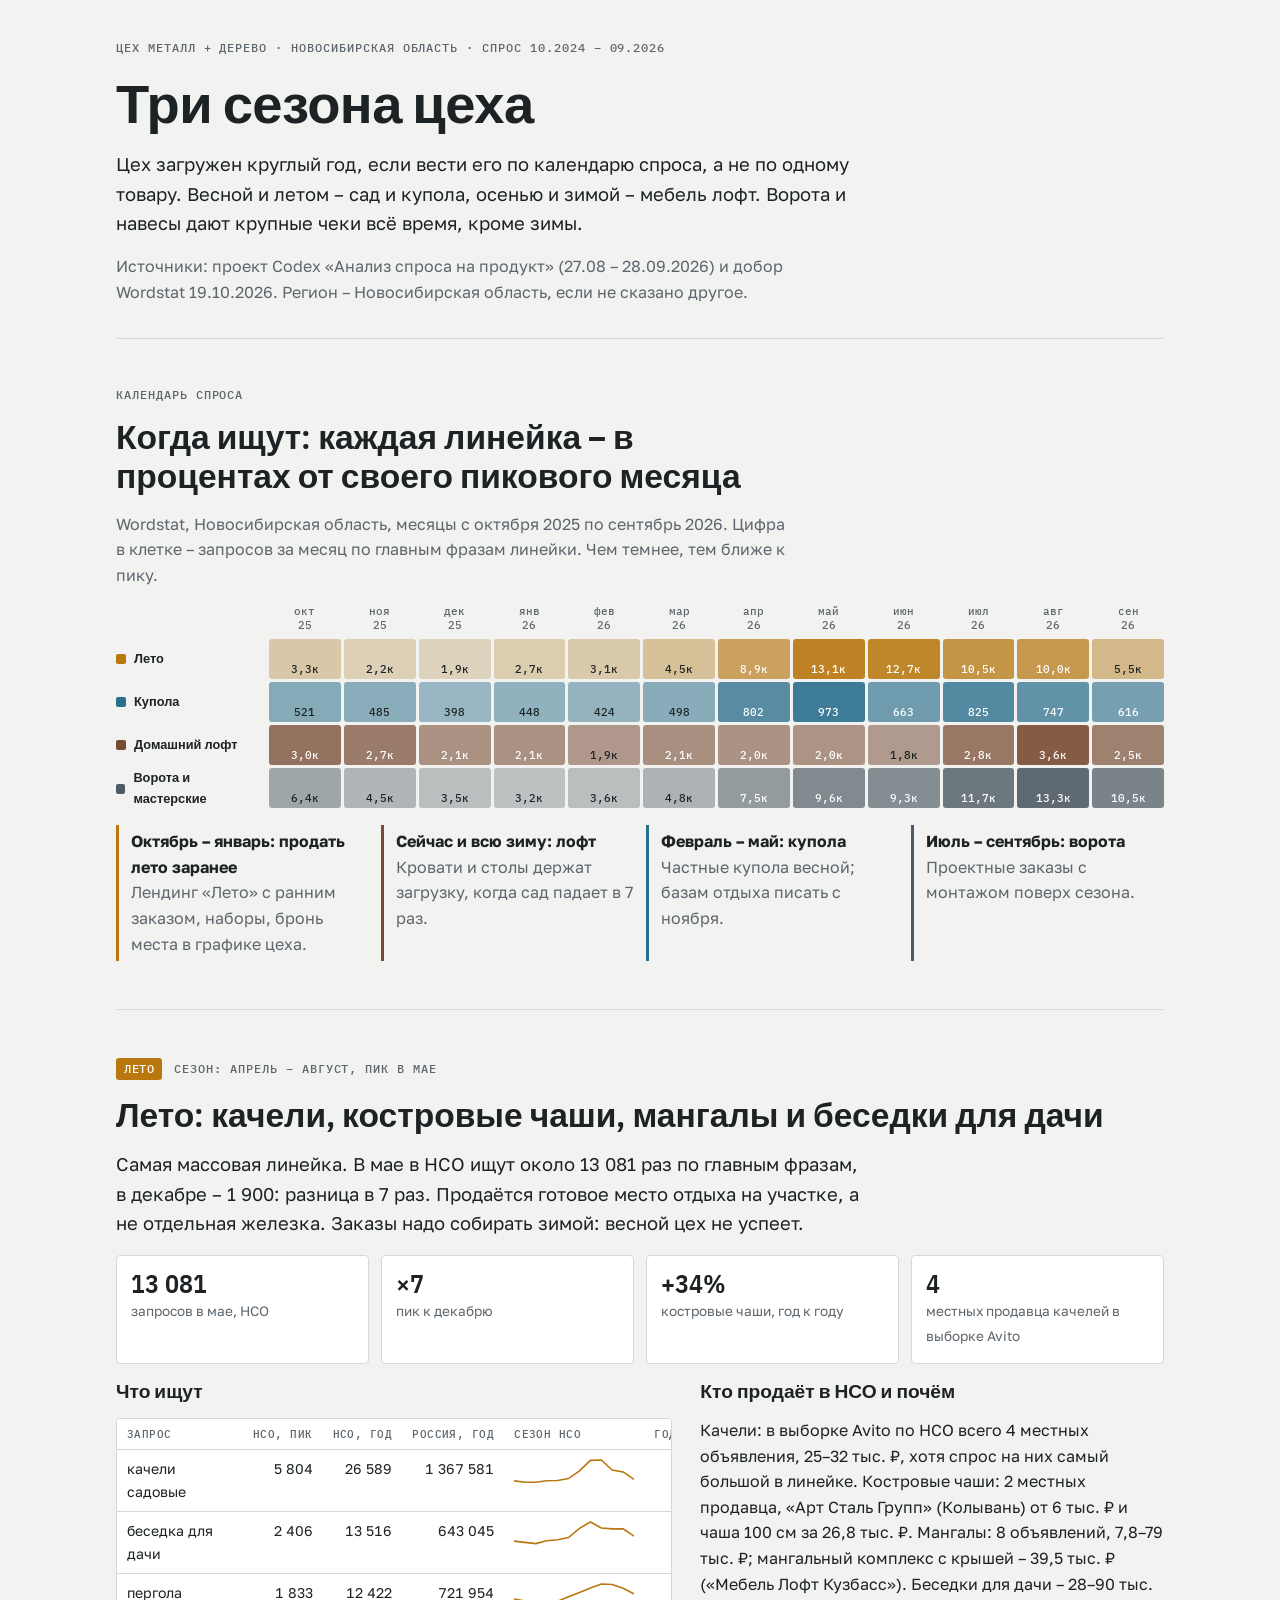
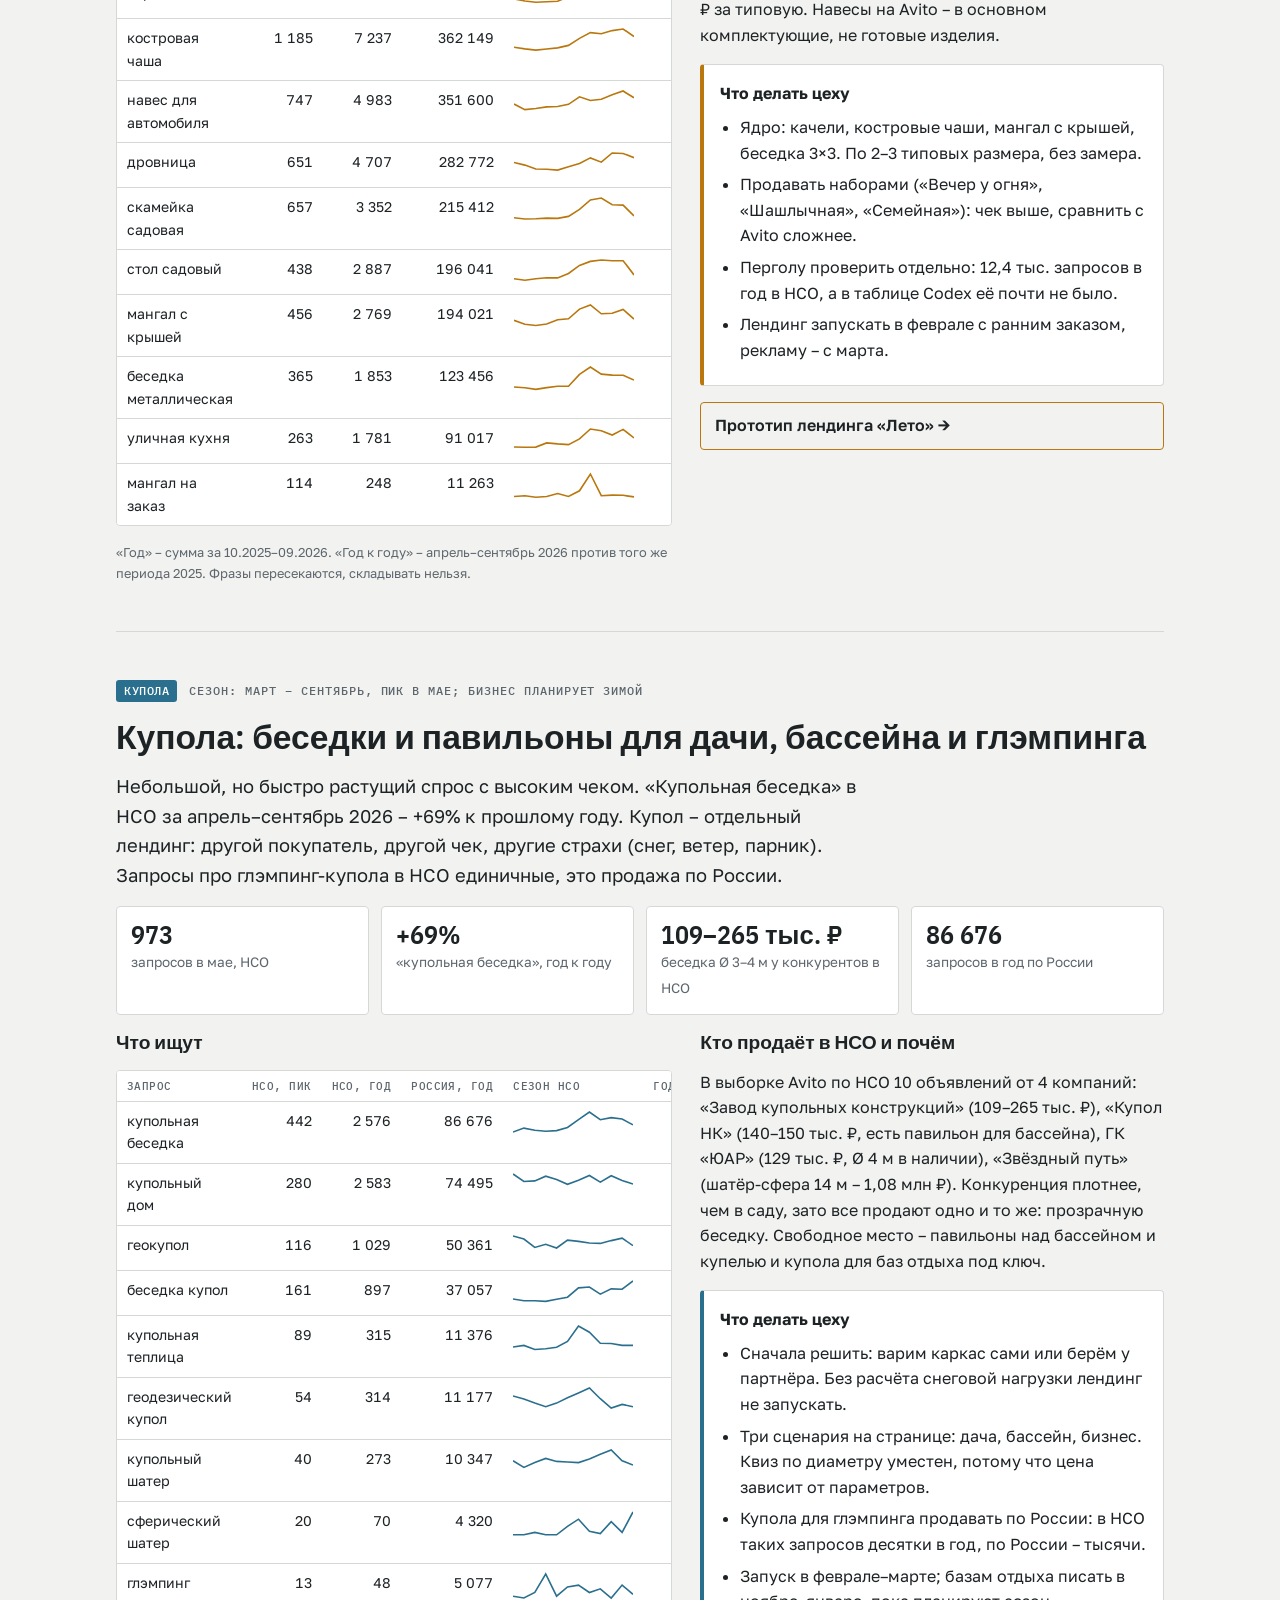
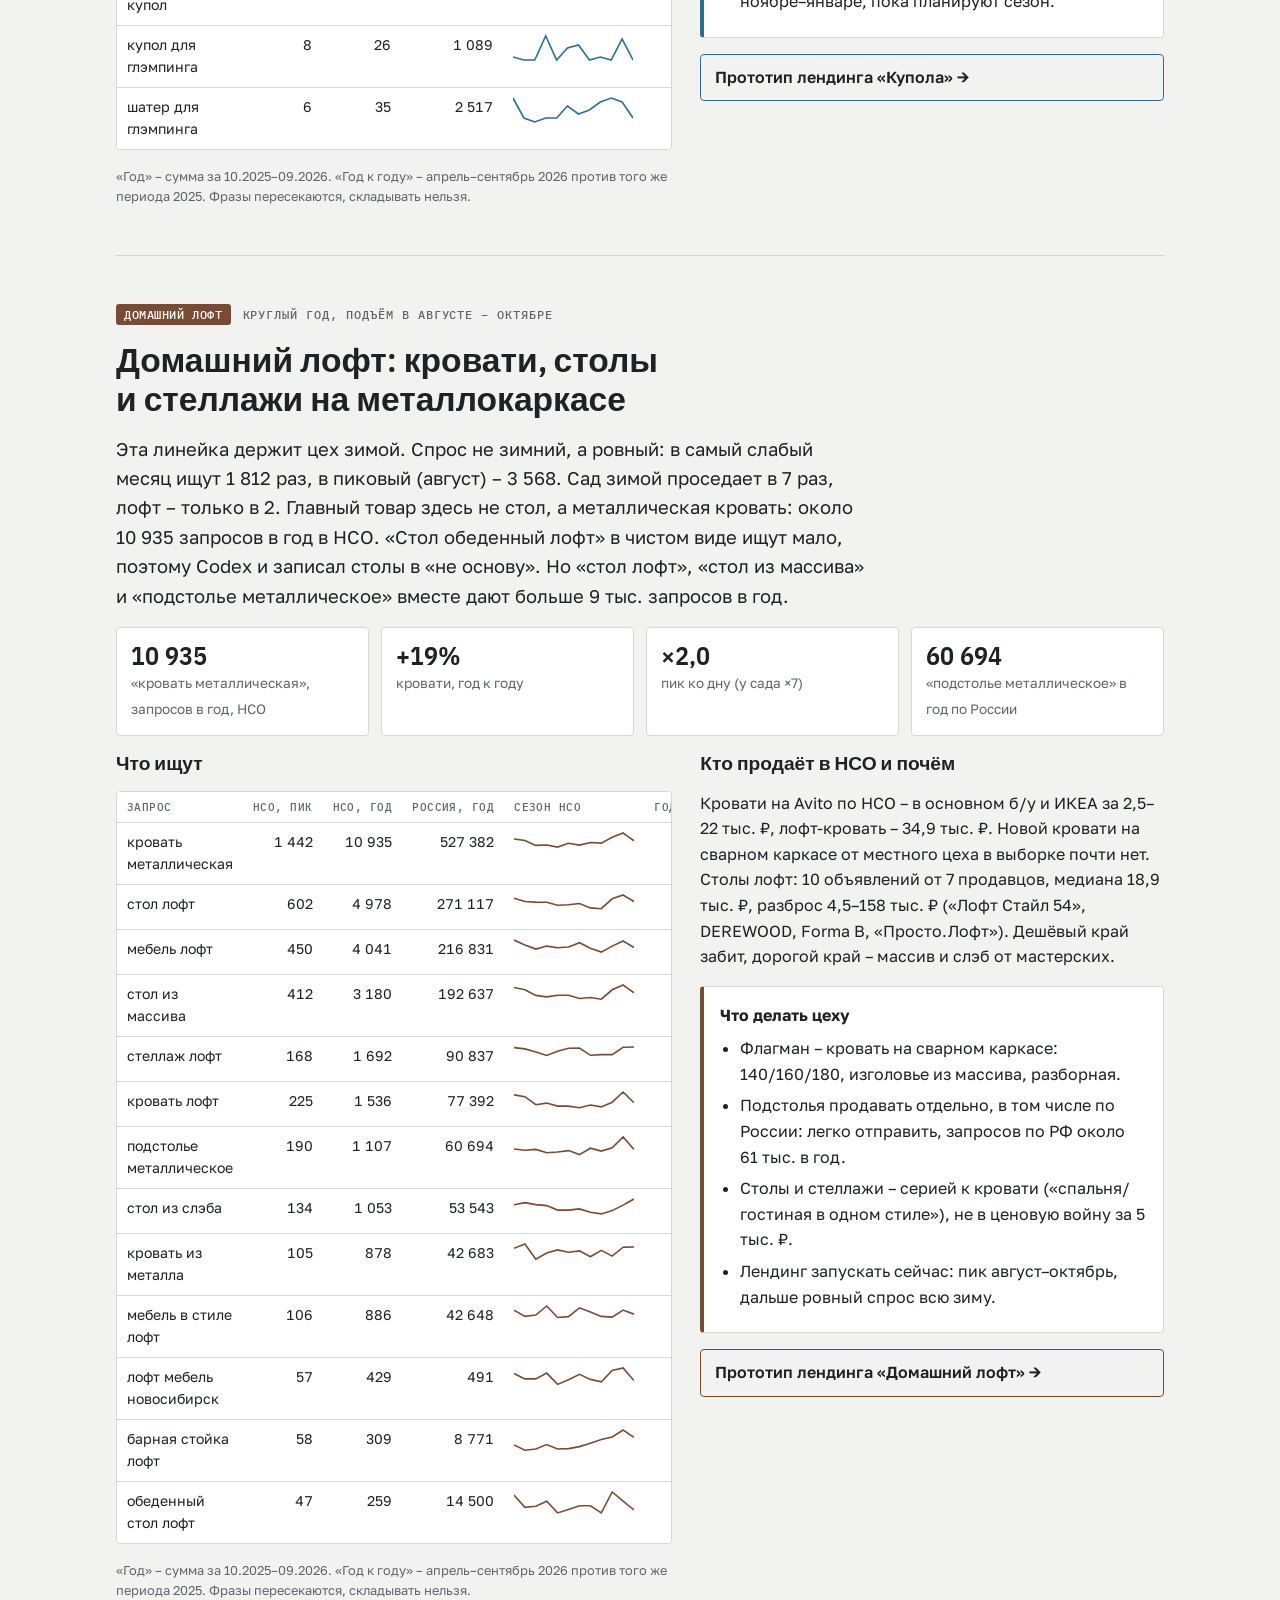
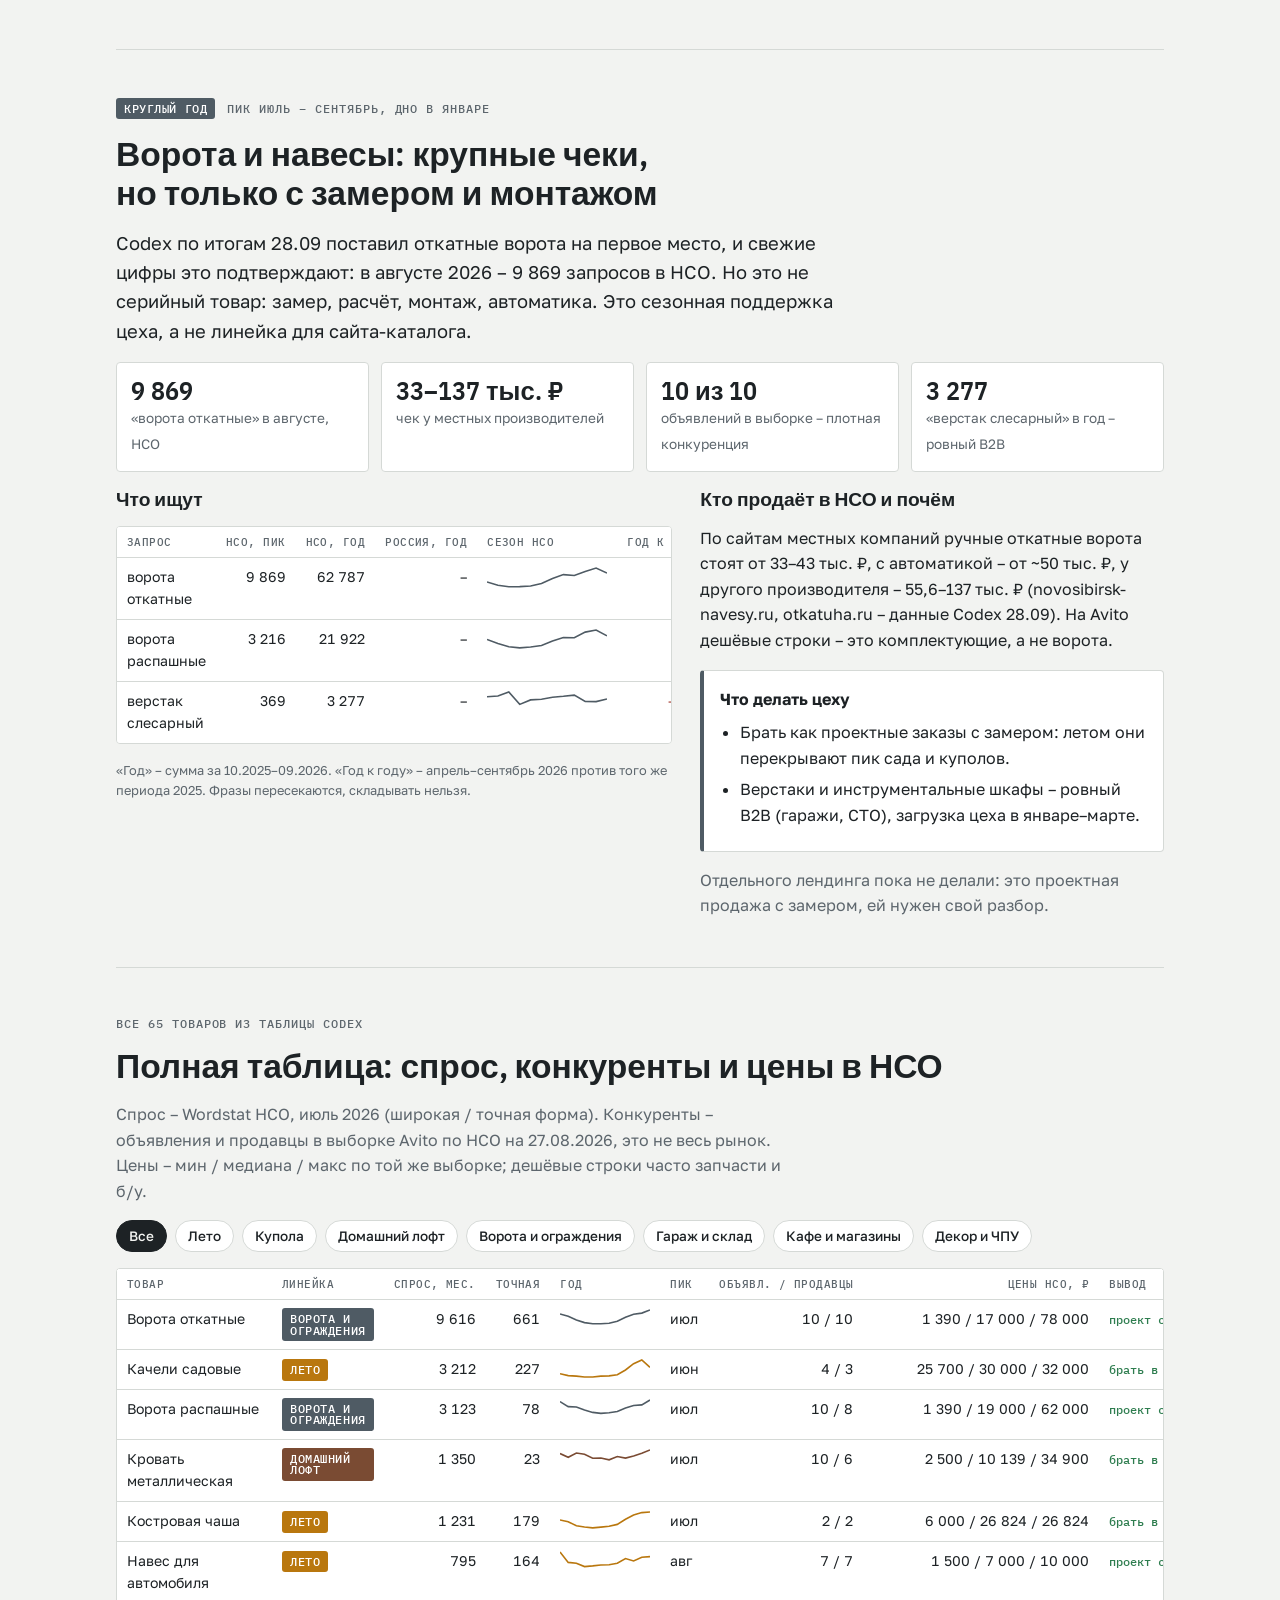
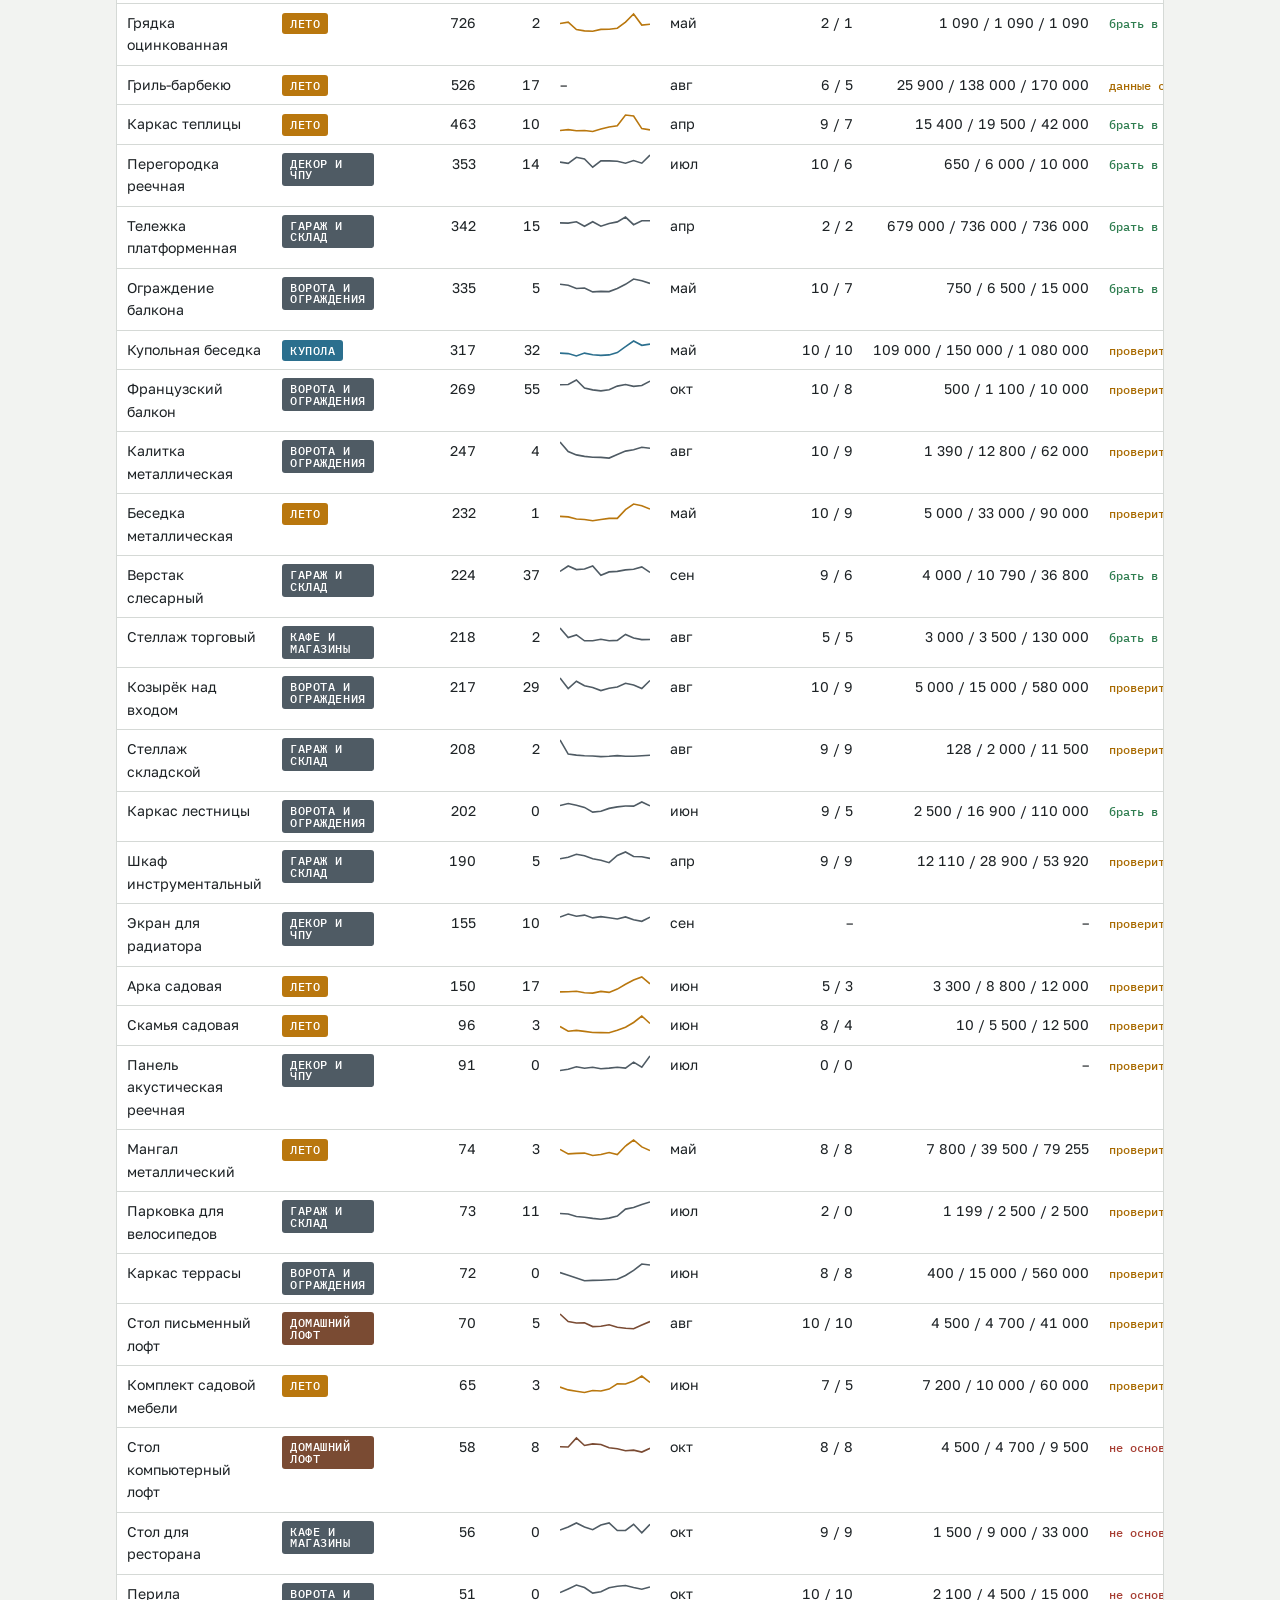
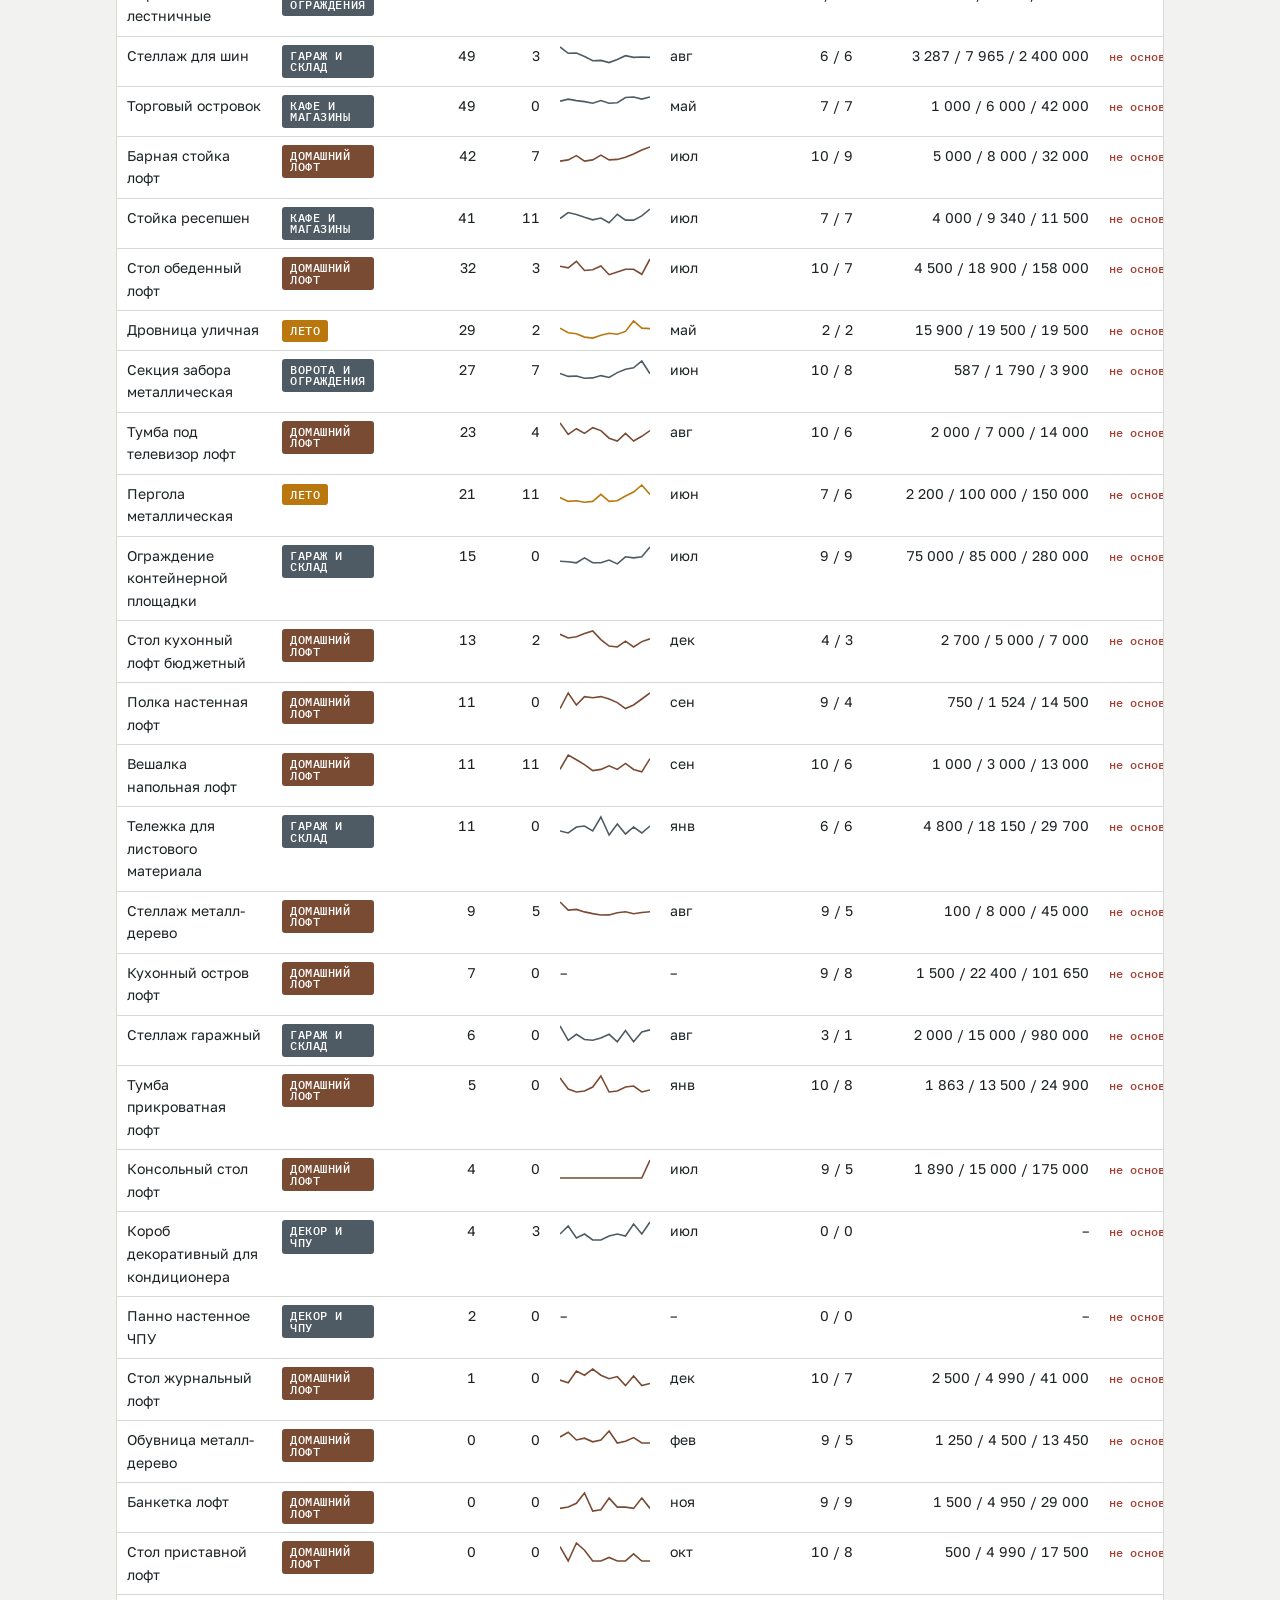
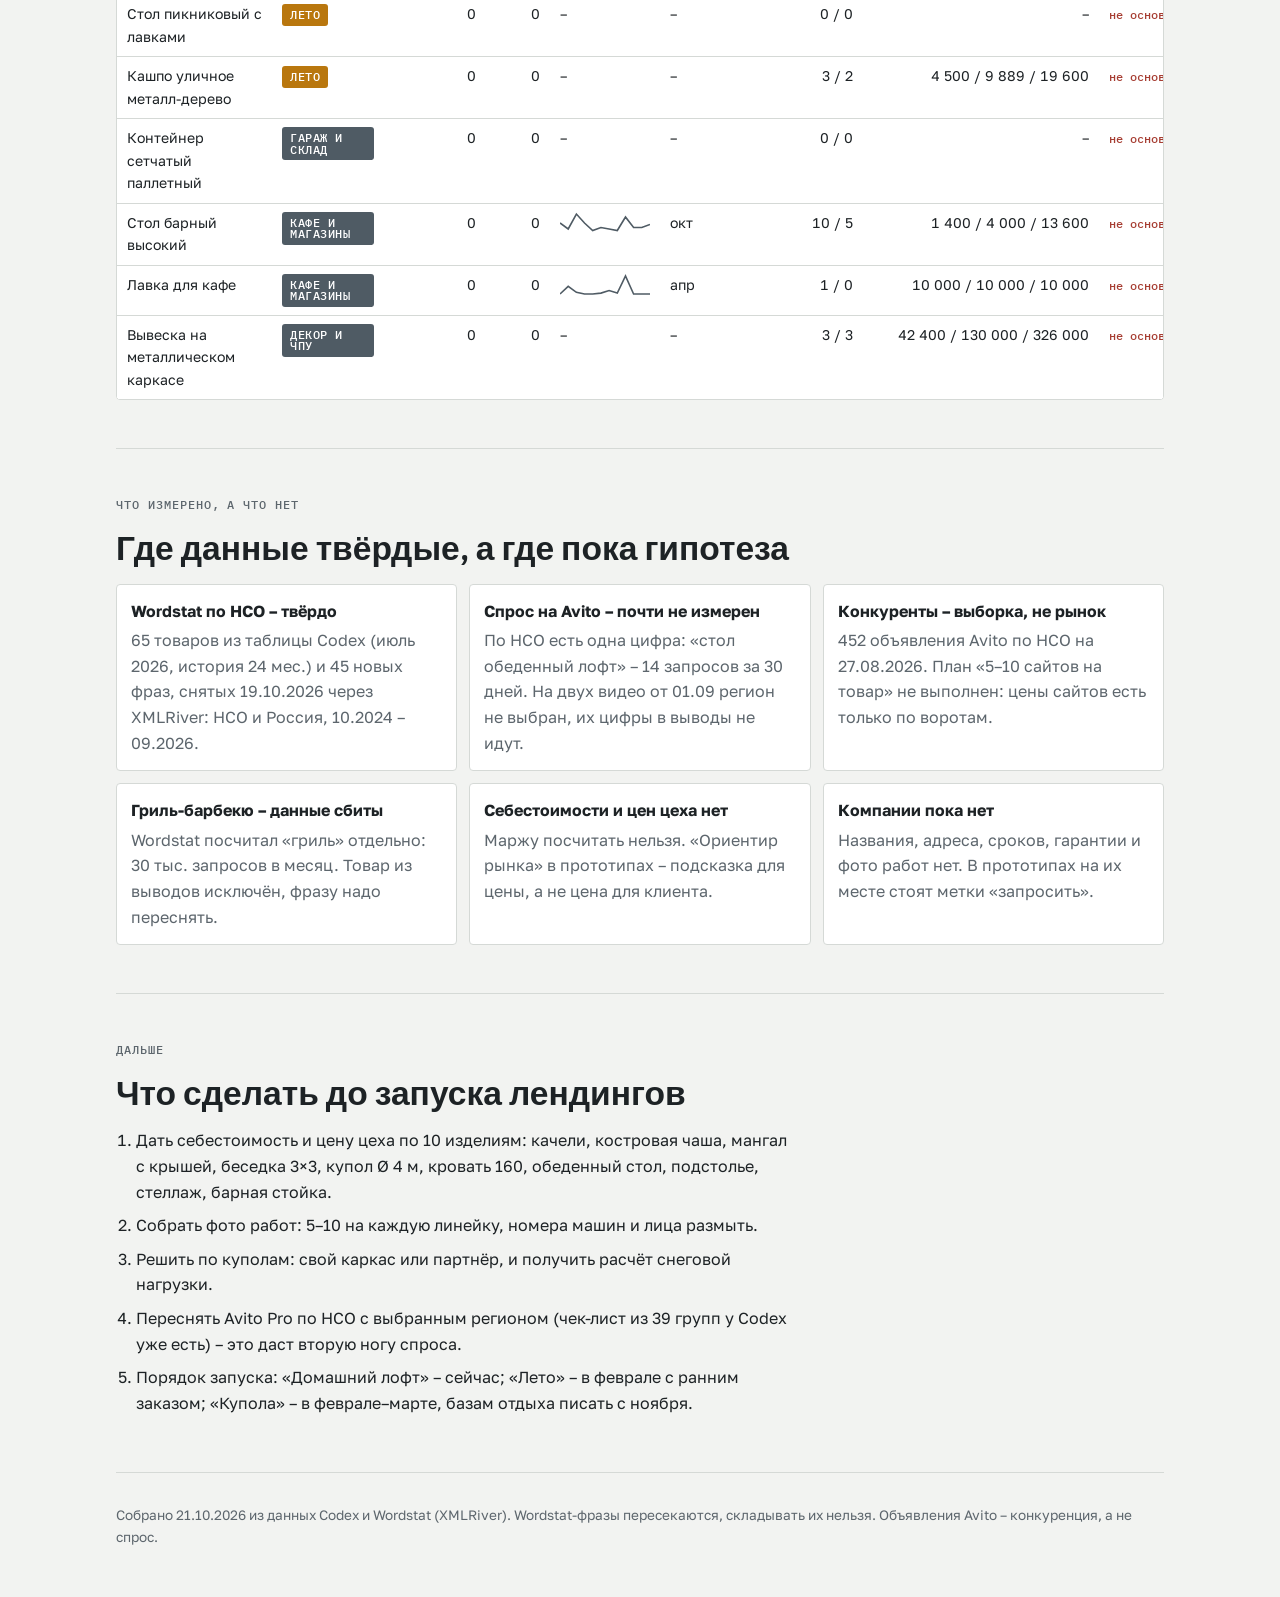
<file: site/index.html>
<!doctype html>
<html lang="ru">
<head>
<meta charset="utf-8">
<meta name="viewport" content="width=device-width,initial-scale=1,viewport-fit=cover">
<meta name="robots" content="noindex,nofollow">
<title>Три сезона цеха</title>
<meta name="claude:viewport-fit-sides" content="cover">
<link rel="preconnect" href="https://fonts.googleapis.com">
<link rel="stylesheet" href="https://fonts.googleapis.com/css2?family=IBM+Plex+Mono:wght@400;500&family=IBM+Plex+Sans+Condensed:wght@500;600;700&family=Golos+Text:wght@400;500;600&display=swap">
<style>
/* Макет: «паспорт изделия» – узкая колонка текста, широкие таблицы и календарь сезонов, у каждой линейки свой цвет-маркировка, как краска на заготовке */
:root{
  --bg:#f2f3f1; --panel:#ffffff; --ink:#1d2225; --muted:#5d666d; --line:#d5d9d6;
  --steel:#4f5b64; --leto:#b9770e; --kupol:#2b6f8e; --loft:#7a4b33; --god:#4f5b64;
  --good:#2e7d4f; --warn:#a86a00; --bad:#a63d32; --heat0:#e6e9e6;
  --f-disp:"IBM Plex Sans Condensed","Arial Narrow",Arial,sans-serif;
  --f-body:"Golos Text",-apple-system,"Segoe UI",Roboto,Arial,sans-serif;
  --f-mono:"IBM Plex Mono",ui-monospace,Menlo,Consolas,monospace;
}
@media (prefers-color-scheme: dark){:root:not([data-theme="light"]){
  --bg:#15191b; --panel:#1d2326; --ink:#e7eae8; --muted:#a2abb1; --line:#323a3e;
  --steel:#9aa7b0; --leto:#e0a33a; --kupol:#5fa9cb; --loft:#c98b69; --god:#9aa7b0;
  --good:#5fbf86; --warn:#e0a33a; --bad:#e07a6d; --heat0:#262d30; color-scheme:dark}}
:root[data-theme="dark"]{
  --bg:#15191b; --panel:#1d2326; --ink:#e7eae8; --muted:#a2abb1; --line:#323a3e;
  --steel:#9aa7b0; --leto:#e0a33a; --kupol:#5fa9cb; --loft:#c98b69; --god:#9aa7b0;
  --good:#5fbf86; --warn:#e0a33a; --bad:#e07a6d; --heat0:#262d30; color-scheme:dark}
*{box-sizing:border-box}
body{background:var(--bg);color:var(--ink);font:16px/1.6 var(--f-body);margin:0}
.wrap{max-width:1080px;margin:0 auto;padding-left:max(16px,env(safe-area-inset-left,0px));padding-right:max(16px,env(safe-area-inset-right,0px))}
.text{max-width:68ch}
h1,h2,h3{font-family:var(--f-disp);line-height:1.15;text-wrap:balance;margin:0}
h1{font-size:clamp(2.1rem,5vw,3.4rem);font-weight:700;letter-spacing:-.01em}
h2{font-size:clamp(1.5rem,3vw,2.1rem);font-weight:600}
h3{font-size:1.2rem;font-weight:600}
p{margin:0}
a{color:var(--kupol)}
.eyebrow{font:500 .75rem/1.3 var(--f-mono);letter-spacing:.08em;text-transform:uppercase;color:var(--muted)}
.num{font-variant-numeric:tabular-nums}
section{padding-block:48px;border-top:1px solid var(--line)}
.stack{display:flex;flex-direction:column;gap:16px}
header.top{padding-block:40px 32px}
.lead{font-size:1.15rem;color:var(--ink)}
.muted{color:var(--muted)}
.tag{display:inline-block;font:500 .72rem/1 var(--f-mono);letter-spacing:.05em;text-transform:uppercase;padding:5px 8px;border-radius:3px;color:#fff;background:var(--c,var(--steel))}
.c-leto{--c:var(--leto)} .c-kupol{--c:var(--kupol)} .c-loft{--c:var(--loft)} .c-god{--c:var(--god)}
/* календарь */
.cal-scroll{overflow-x:auto}
.cal{display:grid;grid-template-columns:150px repeat(12,minmax(40px,1fr));gap:3px;min-width:640px;font-size:.8rem}
.cal .h{font:500 .7rem var(--f-mono);color:var(--muted);text-align:center;padding-bottom:4px}
.cal .rl{font-family:var(--f-disp);font-weight:600;display:flex;align-items:center;gap:8px;padding-right:8px}
.cal .rl i{width:10px;height:10px;border-radius:2px;background:var(--c)}
.cal .cell{height:40px;border-radius:3px;display:flex;align-items:flex-end;justify-content:center;padding-bottom:3px;font:500 .68rem var(--f-mono);font-variant-numeric:tabular-nums;color:var(--ink)}
.season-note{display:grid;grid-template-columns:repeat(auto-fit,minmax(220px,1fr));gap:12px}
.season-note div{border-left:3px solid var(--c);padding:4px 0 4px 12px}
/* линейки */
.kpis{display:grid;grid-template-columns:repeat(auto-fit,minmax(170px,1fr));gap:12px}
.kpi{background:var(--panel);border:1px solid var(--line);padding:14px;border-radius:4px}
.kpi b{display:block;font:600 1.6rem/1.1 var(--f-disp);font-variant-numeric:tabular-nums}
.kpi span{font-size:.85rem;color:var(--muted)}
.line-head{display:flex;flex-wrap:wrap;align-items:center;gap:12px}
.two{display:grid;grid-template-columns:minmax(0,1.2fr) minmax(0,1fr);gap:28px}
@media (max-width:800px){.two{grid-template-columns:minmax(0,1fr)}}
.tbl-scroll{overflow-x:auto;background:var(--panel);border:1px solid var(--line);border-radius:4px}
table{border-collapse:collapse;width:100%;font-size:.88rem}
th,td{padding:8px 10px;text-align:left;border-bottom:1px solid var(--line);vertical-align:top}
th{font:500 .7rem var(--f-mono);letter-spacing:.04em;text-transform:uppercase;color:var(--muted);white-space:nowrap;background:var(--panel);position:sticky;top:0}
td.r,th.r{text-align:right;font-variant-numeric:tabular-nums;white-space:nowrap}
tr:last-child td{border-bottom:0}
.spark{display:block}
.do{background:var(--panel);border:1px solid var(--line);border-left:4px solid var(--c);padding:16px;border-radius:4px}
.do ul{margin:8px 0 0;padding-left:20px}
.do li{margin-bottom:6px}
.proto{display:inline-flex;align-items:center;gap:8px;font-weight:600;text-decoration:none;border:1.5px solid var(--c);color:var(--ink);padding:10px 14px;border-radius:4px}
.proto:hover,.proto:focus-visible{background:var(--c);color:#fff;outline:none}
.filters{display:flex;flex-wrap:wrap;gap:8px}
.filters button{font:500 .85rem var(--f-body);border:1px solid var(--line);background:var(--panel);color:var(--ink);padding:7px 12px;border-radius:20px;cursor:pointer}
.filters button[aria-pressed="true"]{background:var(--ink);color:var(--bg);border-color:var(--ink)}
.filters button:focus-visible{outline:2px solid var(--kupol);outline-offset:2px}
.v{font:500 .72rem var(--f-mono);white-space:nowrap}
.v-good{color:var(--good)} .v-warn{color:var(--warn)} .v-bad{color:var(--bad)}
.honest{display:grid;grid-template-columns:repeat(auto-fit,minmax(260px,1fr));gap:12px}
.honest div{background:var(--panel);border:1px solid var(--line);padding:14px;border-radius:4px}
.honest b{display:block;margin-bottom:4px}
footer{padding-block:32px 48px;color:var(--muted);font-size:.85rem;border-top:1px solid var(--line)}
@media (prefers-reduced-motion:no-preference){.proto{transition:background .15s,color .15s}}
</style>
</head>
<body>

<div class="wrap">
<header class="top stack">
  <span class="eyebrow">Цех металл + дерево · Новосибирская область · спрос 10.2024 – 09.2026</span>
  <h1>Три сезона цеха</h1>
  <p class="lead text">Цех загружен круглый год, если вести его по календарю спроса, а не по одному товару. Весной и летом – сад и купола, осенью и зимой – мебель лофт. Ворота и навесы дают крупные чеки всё время, кроме зимы.</p>
  <p class="muted text" id="src-line"></p>
</header>

<section id="kalendar"><div class="stack">
  <span class="eyebrow">Календарь спроса</span>
  <h2>Когда ищут: каждая линейка – в процентах от своего пикового месяца</h2>
  <p class="text muted">Wordstat, Новосибирская область, месяцы с октября 2025 по сентябрь 2026. Цифра в клетке – запросов за месяц по главным фразам линейки. Чем темнее, тем ближе к пику.</p>
  <div class="cal-scroll"><div class="cal" id="cal"></div></div>
  <div class="season-note" id="season-note"></div>
</div></section>

<div id="lines"></div>

<section id="vse"><div class="stack">
  <span class="eyebrow">Все 65 товаров из таблицы Codex</span>
  <h2>Полная таблица: спрос, конкуренты и цены в НСО</h2>
  <p class="text muted">Спрос – Wordstat НСО, июль 2026 (широкая / точная форма). Конкуренты – объявления и продавцы в выборке Avito по НСО на 27.08.2026, это не весь рынок. Цены – мин / медиана / макс по той же выборке; дешёвые строки часто запчасти и б/у.</p>
  <div class="filters" id="flt" role="group" aria-label="Фильтр по линейке"></div>
  <div class="tbl-scroll"><table id="tbl"><thead><tr>
    <th>Товар</th><th>Линейка</th><th class="r">Спрос, мес.</th><th class="r">Точная</th><th>Год</th><th>Пик</th><th class="r">Объявл. / продавцы</th><th class="r">Цены НСО, ₽</th><th>Вывод</th>
  </tr></thead><tbody></tbody></table></div>
</div></section>

<section id="chestno"><div class="stack">
  <span class="eyebrow">Что измерено, а что нет</span>
  <h2>Где данные твёрдые, а где пока гипотеза</h2>
  <div class="honest" id="honest"></div>
</div></section>

<section id="dalshe"><div class="stack">
  <span class="eyebrow">Дальше</span>
  <h2>Что сделать до запуска лендингов</h2>
  <ol class="text" id="next" style="margin:0;padding-left:20px"></ol>
</div></section>

<footer id="foot"></footer>
</div>

<script>
const DATA = {"src": "Источники: проект Codex «Анализ спроса на продукт» (27.08 – 28.09.2026) и добор Wordstat 19.10.2026. Регион – Новосибирская область, если не сказано другое.", "months": ["2025-10", "2025-11", "2025-12", "2026-01", "2026-02", "2026-03", "2026-04", "2026-05", "2026-06", "2026-07", "2026-08", "2026-09"], "calendar": [{"key": "leto", "name": "Лето", "vals": [3332, 2238, 1900, 2741, 3081, 4531, 8852, 13081, 12668, 10485, 10005, 5548]}, {"key": "kupol", "name": "Купола", "vals": [521, 485, 398, 448, 424, 498, 802, 973, 663, 825, 747, 616]}, {"key": "loft", "name": "Домашний лофт", "vals": [2980, 2653, 2069, 2073, 1855, 2147, 2050, 2016, 1812, 2781, 3568, 2518]}, {"key": "god", "name": "Ворота и мастерские", "vals": [6360, 4519, 3533, 3208, 3629, 4843, 7546, 9649, 9279, 11650, 13306, 10464]}], "seasonNotes": [{"key": "leto", "title": "Октябрь – январь: продать лето заранее", "text": "Лендинг «Лето» с ранним заказом, наборы, бронь места в графике цеха."}, {"key": "loft", "title": "Сейчас и всю зиму: лофт", "text": "Кровати и столы держат загрузку, когда сад падает в 7 раз."}, {"key": "kupol", "title": "Февраль – май: купола", "text": "Частные купола весной; базам отдыха писать с ноября."}, {"key": "god", "title": "Июль – сентябрь: ворота", "text": "Проектные заказы с монтажом поверх сезона."}], "lines": [{"key": "leto", "tag": "Лето", "season": "Сезон: апрель – август, пик в мае", "proto": "leto.html", "title": "Лето: качели, костровые чаши, мангалы и беседки для дачи", "story": "Самая массовая линейка. В мае в НСО ищут около 13 081 раз по главным фразам, в декабре – 1 900: разница в 7 раз. Продаётся готовое место отдыха на участке, а не отдельная железка. Заказы надо собирать зимой: весной цех не успеет.", "kpis": [{"v": "13 081", "l": "запросов в мае, НСО"}, {"v": "×7", "l": "пик к декабрю"}, {"v": "+34%", "l": "костровые чаши, год к году"}, {"v": "4", "l": "местных продавца качелей в выборке Avito"}], "queries": [{"phrase": "качели садовые", "peak": 5804, "nso": 26589, "rf": 1367581, "series": [754, 404, 406, 762, 846, 1297, 3177, 5698, 5804, 3390, 2938, 1113], "yoy": -11}, {"phrase": "беседка для дачи", "peak": 2406, "nso": 13516, "rf": 643045, "series": [490, 363, 245, 532, 635, 851, 1774, 2406, 1803, 1714, 1722, 981], "yoy": -26}, {"phrase": "пергола", "peak": 1833, "nso": 12422, "rf": 721954, "series": [691, 534, 433, 470, 512, 859, 1182, 1528, 1833, 1797, 1516, 1067], "yoy": 10}, {"phrase": "костровая чаша", "peak": 1185, "nso": 7237, "rf": 362149, "series": [282, 203, 143, 198, 250, 377, 723, 1009, 951, 1106, 1185, 810], "yoy": 34}, {"phrase": "навес для автомобиля", "peak": 747, "nso": 4983, "rf": 351600, "series": [341, 168, 203, 251, 265, 332, 566, 452, 491, 631, 747, 536], "yoy": -19}, {"phrase": "дровница", "peak": 651, "nso": 4707, "rf": 282772, "series": [394, 323, 217, 211, 188, 278, 365, 518, 402, 651, 637, 523], "yoy": 16}, {"phrase": "скамейка садовая", "peak": 657, "nso": 3352, "rf": 215412, "series": [119, 83, 89, 107, 98, 152, 347, 602, 657, 472, 463, 163], "yoy": -6}, {"phrase": "стол садовый", "peak": 438, "nso": 2887, "rf": 196041, "series": [96, 69, 97, 115, 112, 192, 339, 412, 438, 426, 425, 166], "yoy": 6}, {"phrase": "мангал с крышей", "peak": 456, "nso": 2769, "rf": 194021, "series": [165, 91, 67, 95, 175, 193, 379, 456, 289, 298, 372, 189], "yoy": -22}, {"phrase": "беседка металлическая", "peak": 365, "nso": 1853, "rf": 123456, "series": [61, 50, 24, 51, 72, 72, 252, 365, 257, 242, 240, 167], "yoy": 29}, {"phrase": "уличная кухня", "peak": 263, "nso": 1781, "rf": 91017, "series": [66, 63, 65, 111, 100, 92, 155, 263, 244, 197, 259, 166], "yoy": 11}, {"phrase": "мангал на заказ", "peak": 114, "nso": 248, "rf": 11263, "series": [7, 11, 4, 7, 21, 7, 34, 114, 11, 14, 13, 5], "yoy": 10}], "market": "Качели: в выборке Avito по НСО всего 4 местных объявления, 25–32 тыс. ₽, хотя спрос на них самый большой в линейке. Костровые чаши: 2 местных продавца, «Арт Сталь Групп» (Колывань) от 6 тыс. ₽ и чаша 100 см за 26,8 тыс. ₽. Мангалы: 8 объявлений, 7,8–79 тыс. ₽; мангальный комплекс с крышей – 39,5 тыс. ₽ («Мебель Лофт Кузбасс»). Беседки для дачи – 28–90 тыс. ₽ за типовую. Навесы на Avito – в основном комплектующие, не готовые изделия.", "todo": ["Ядро: качели, костровые чаши, мангал с крышей, беседка 3×3. По 2–3 типовых размера, без замера.", "Продавать наборами («Вечер у огня», «Шашлычная», «Семейная»): чек выше, сравнить с Avito сложнее.", "Перголу проверить отдельно: 12,4 тыс. запросов в год в НСО, а в таблице Codex её почти не было.", "Лендинг запускать в феврале с ранним заказом, рекламу – с марта."]}, {"key": "kupol", "tag": "Купола", "season": "Сезон: март – сентябрь, пик в мае; бизнес планирует зимой", "proto": "kupola.html", "title": "Купола: беседки и павильоны для дачи, бассейна и глэмпинга", "story": "Небольшой, но быстро растущий спрос с высоким чеком. «Купольная беседка» в НСО за апрель–сентябрь 2026 – +69% к прошлому году. Купол – отдельный лендинг: другой покупатель, другой чек, другие страхи (снег, ветер, парник). Запросы про глэмпинг-купола в НСО единичные, это продажа по России.", "kpis": [{"v": "973", "l": "запросов в мае, НСО"}, {"v": "+69%", "l": "«купольная беседка», год к году"}, {"v": "109–265 тыс. ₽", "l": "беседка Ø 3–4 м у конкурентов в НСО"}, {"v": "86 676", "l": "запросов в год по России"}], "queries": [{"phrase": "купольная беседка", "peak": 442, "nso": 2576, "rf": 86676, "series": [74, 146, 106, 89, 100, 158, 302, 442, 300, 339, 314, 206], "yoy": 69}, {"phrase": "купольный дом", "peak": 280, "nso": 2583, "rf": 74495, "series": [280, 192, 200, 254, 217, 160, 206, 262, 185, 260, 204, 163], "yoy": -39}, {"phrase": "геокупол", "peak": 116, "nso": 1029, "rf": 50361, "series": [116, 101, 61, 76, 58, 96, 90, 82, 80, 94, 106, 69], "yoy": -31}, {"phrase": "беседка купол", "peak": 161, "nso": 897, "rf": 37057, "series": [40, 29, 29, 24, 39, 52, 115, 121, 73, 108, 106, 161], "yoy": 63}, {"phrase": "купольная теплица", "peak": 89, "nso": 315, "rf": 11376, "series": [11, 17, 2, 5, 10, 32, 89, 66, 25, 24, 17, 17], "yoy": 74}, {"phrase": "геодезический купол", "peak": 54, "nso": 314, "rf": 11177, "series": [36, 29, 20, 12, 20, 32, 43, 54, 30, 9, 17, 12], "yoy": 17}, {"phrase": "купольный шатер", "peak": 40, "nso": 273, "rf": 10347, "series": [22, 11, 19, 26, 21, 20, 19, 25, 33, 40, 22, 15], "yoy": -17}, {"phrase": "сферический шатер", "peak": 20, "nso": 70, "rf": 4320, "series": [1, 1, 3, 1, 1, 8, 14, 4, 2, 12, 3, 20], "yoy": 57}, {"phrase": "глэмпинг купол", "peak": 13, "nso": 48, "rf": 5077, "series": [1, 0, 3, 13, 1, 6, 7, 3, 5, 0, 7, 2], "yoy": -51}, {"phrase": "купол для глэмпинга", "peak": 8, "nso": 26, "rf": 1089, "series": [1, 0, 0, 8, 0, 4, 5, 0, 1, 0, 7, 0], "yoy": -38}, {"phrase": "шатер для глэмпинга", "peak": 6, "nso": 35, "rf": 2517, "series": [6, 1, 0, 1, 1, 4, 2, 3, 5, 6, 5, 1], "yoy": -46}], "market": "В выборке Avito по НСО 10 объявлений от 4 компаний: «Завод купольных конструкций» (109–265 тыс. ₽), «Купол НК» (140–150 тыс. ₽, есть павильон для бассейна), ГК «ЮАР» (129 тыс. ₽, Ø 4 м в наличии), «Звёздный путь» (шатёр-сфера 14 м – 1,08 млн ₽). Конкуренция плотнее, чем в саду, зато все продают одно и то же: прозрачную беседку. Свободное место – павильоны над бассейном и купелью и купола для баз отдыха под ключ.", "todo": ["Сначала решить: варим каркас сами или берём у партнёра. Без расчёта снеговой нагрузки лендинг не запускать.", "Три сценария на странице: дача, бассейн, бизнес. Квиз по диаметру уместен, потому что цена зависит от параметров.", "Купола для глэмпинга продавать по России: в НСО таких запросов десятки в год, по России – тысячи.", "Запуск в феврале–марте; базам отдыха писать в ноябре–январе, пока планируют сезон."]}, {"key": "loft", "tag": "Домашний лофт", "season": "Круглый год, подъём в августе – октябре", "proto": "loft.html", "title": "Домашний лофт: кровати, столы и стеллажи на металлокаркасе", "story": "Эта линейка держит цех зимой. Спрос не зимний, а ровный: в самый слабый месяц ищут 1 812 раз, в пиковый (август) – 3 568. Сад зимой проседает в 7 раз, лофт – только в 2. Главный товар здесь не стол, а металлическая кровать: около 10 935 запросов в год в НСО. «Стол обеденный лофт» в чистом виде ищут мало, поэтому Codex и записал столы в «не основу». Но «стол лофт», «стол из массива» и «подстолье металлическое» вместе дают больше 9 тыс. запросов в год.", "kpis": [{"v": "10 935", "l": "«кровать металлическая», запросов в год, НСО"}, {"v": "+19%", "l": "кровати, год к году"}, {"v": "×2,0", "l": "пик ко дну (у сада ×7)"}, {"v": "60 694", "l": "«подстолье металлическое» в год по России"}], "queries": [{"phrase": "кровать металлическая", "peak": 1442, "nso": 10935, "rf": 527382, "series": [1081, 990, 699, 718, 594, 829, 712, 871, 833, 1192, 1442, 974], "yoy": 19}, {"phrase": "стол лофт", "peak": 602, "nso": 4978, "rf": 271117, "series": [521, 438, 424, 419, 346, 358, 389, 278, 258, 507, 602, 438], "yoy": -24}, {"phrase": "мебель лофт", "peak": 450, "nso": 4041, "rf": 216831, "series": [450, 358, 280, 336, 304, 318, 399, 296, 224, 335, 431, 310], "yoy": -29}, {"phrase": "стол из массива", "peak": 412, "nso": 3180, "rf": 192637, "series": [369, 332, 233, 208, 237, 236, 181, 197, 168, 329, 412, 278], "yoy": 2}, {"phrase": "стеллаж лофт", "peak": 168, "nso": 1692, "rf": 90837, "series": [164, 155, 132, 109, 138, 159, 161, 110, 115, 115, 166, 168], "yoy": 6}, {"phrase": "кровать лофт", "peak": 225, "nso": 1536, "rf": 77392, "series": [198, 181, 106, 121, 93, 93, 78, 103, 85, 129, 225, 124], "yoy": 1}, {"phrase": "подстолье металлическое", "peak": 190, "nso": 1107, "rf": 60694, "series": [95, 85, 92, 65, 71, 82, 51, 101, 78, 105, 190, 92], "yoy": 20}, {"phrase": "стол из слэба", "peak": 134, "nso": 1053, "rf": 53543, "series": [102, 114, 103, 97, 72, 72, 79, 60, 51, 69, 100, 134], "yoy": 6}, {"phrase": "кровать из металла", "peak": 105, "nso": 878, "rf": 42683, "series": [86, 105, 38, 65, 79, 69, 75, 49, 77, 52, 91, 92], "yoy": 9}, {"phrase": "мебель в стиле лофт", "peak": 106, "nso": 886, "rf": 42648, "series": [88, 60, 66, 106, 55, 59, 98, 79, 60, 57, 88, 70], "yoy": -23}, {"phrase": "лофт мебель новосибирск", "peak": 57, "nso": 429, "rf": 491, "series": [44, 31, 31, 45, 18, 29, 42, 30, 24, 51, 57, 27], "yoy": -39}, {"phrase": "барная стойка лофт", "peak": 58, "nso": 309, "rf": 8771, "series": [22, 9, 12, 23, 12, 13, 18, 26, 35, 41, 58, 40], "yoy": 169}, {"phrase": "обеденный стол лофт", "peak": 47, "nso": 259, "rf": 14500, "series": [41, 17, 19, 29, 6, 13, 20, 20, 6, 47, 29, 12], "yoy": -31}], "market": "Кровати на Avito по НСО – в основном б/у и ИКЕА за 2,5–22 тыс. ₽, лофт-кровать – 34,9 тыс. ₽. Новой кровати на сварном каркасе от местного цеха в выборке почти нет. Столы лофт: 10 объявлений от 7 продавцов, медиана 18,9 тыс. ₽, разброс 4,5–158 тыс. ₽ («Лофт Стайл 54», DEREWOOD, Forma B, «Просто.Лофт»). Дешёвый край забит, дорогой край – массив и слэб от мастерских.", "todo": ["Флагман – кровать на сварном каркасе: 140/160/180, изголовье из массива, разборная.", "Подстолья продавать отдельно, в том числе по России: легко отправить, запросов по РФ около 61 тыс. в год.", "Столы и стеллажи – серией к кровати («спальня/гостиная в одном стиле»), не в ценовую войну за 5 тыс. ₽.", "Лендинг запускать сейчас: пик август–октябрь, дальше ровный спрос всю зиму."]}, {"key": "god", "tag": "Круглый год", "season": "Пик июль – сентябрь, дно в январе", "proto": null, "protoNote": "Отдельного лендинга пока не делали: это проектная продажа с замером, ей нужен свой разбор.", "title": "Ворота и навесы: крупные чеки, но только с замером и монтажом", "story": "Codex по итогам 28.09 поставил откатные ворота на первое место, и свежие цифры это подтверждают: в августе 2026 – 9 869 запросов в НСО. Но это не серийный товар: замер, расчёт, монтаж, автоматика. Это сезонная поддержка цеха, а не линейка для сайта-каталога.", "kpis": [{"v": "9 869", "l": "«ворота откатные» в августе, НСО"}, {"v": "33–137 тыс. ₽", "l": "чек у местных производителей"}, {"v": "10 из 10", "l": "объявлений в выборке – плотная конкуренция"}, {"v": "3 277", "l": "«верстак слесарный» в год – ровный B2B"}], "queries": [{"phrase": "ворота откатные", "peak": 9869, "nso": 62787, "rf": null, "series": [4128, 2805, 2182, 2212, 2448, 3441, 5516, 7149, 6785, 8486, 9869, 7766], "yoy": 2}, {"phrase": "ворота распашные", "peak": 3216, "nso": 21922, "rf": null, "series": [1937, 1407, 982, 817, 933, 1143, 1741, 2197, 2172, 2941, 3216, 2436], "yoy": -8}, {"phrase": "верстак слесарный", "peak": 369, "nso": 3277, "rf": null, "series": [295, 307, 369, 179, 248, 259, 289, 303, 322, 223, 221, 262], "yoy": -21}], "market": "По сайтам местных компаний ручные откатные ворота стоят от 33–43 тыс. ₽, с автоматикой – от ~50 тыс. ₽, у другого производителя – 55,6–137 тыс. ₽ (novosibirsk-navesy.ru, otkatuha.ru – данные Codex 28.09). На Avito дешёвые строки – это комплектующие, а не ворота.", "todo": ["Брать как проектные заказы с замером: летом они перекрывают пик сада и куполов.", "Верстаки и инструментальные шкафы – ровный B2B (гаражи, СТО), загрузка цеха в январе–марте."]}], "lineNames": [["leto", "Лето"], ["kupol", "Купола"], ["loft", "Домашний лофт"], ["arch", "Ворота и ограждения"], ["garage", "Гараж и склад"], ["horeca", "Кафе и магазины"], ["dekor", "Декор и ЧПУ"]], "products": [{"name": "Стол обеденный лофт", "line": "loft", "lineName": "Домашний лофт", "lineColor": "loft", "broad": 32, "exact": 3, "dyn12": [28, 24, 41, 17, 19, 29, 6, 13, 20, 20, 7, 47], "peak": "июл", "listings": 10, "sellers": 7, "pmin": 4500, "pmed": 18900, "pmax": 158000, "verdict": "не основа", "vcls": "bad"}, {"name": "Стол журнальный лофт", "line": "loft", "lineName": "Домашний лофт", "lineColor": "loft", "broad": 1, "exact": 0, "dyn12": [10, 6, 23, 17, 26, 17, 12, 15, 2, 16, 2, 5], "peak": "дек", "listings": 10, "sellers": 7, "pmin": 2500, "pmed": 4990, "pmax": 41000, "verdict": "не основа", "vcls": "bad"}, {"name": "Стол письменный лофт", "line": "loft", "lineName": "Домашний лофт", "lineColor": "loft", "broad": 70, "exact": 5, "dyn12": [76, 44, 38, 39, 23, 24, 31, 20, 16, 14, 29, 44], "peak": "авг", "listings": 10, "sellers": 10, "pmin": 4500, "pmed": 4700, "pmax": 41000, "verdict": "проверить", "vcls": "warn"}, {"name": "Консольный стол лофт", "line": "loft", "lineName": "Домашний лофт", "lineColor": "loft", "broad": 4, "exact": 0, "dyn12": [0, 0, 0, 0, 0, 0, 0, 0, 0, 0, 0, 1], "peak": "июл", "listings": 9, "sellers": 5, "pmin": 1890, "pmed": 15000, "pmax": 175000, "verdict": "не основа", "vcls": "bad"}, {"name": "Барная стойка лофт", "line": "loft", "lineName": "Домашний лофт", "lineColor": "loft", "broad": 42, "exact": 7, "dyn12": [9, 12, 22, 9, 12, 23, 12, 13, 18, 26, 35, 42], "peak": "июл", "listings": 10, "sellers": 9, "pmin": 5000, "pmed": 8000, "pmax": 32000, "verdict": "не основа", "vcls": "bad"}, {"name": "Стеллаж металл-дерево", "line": "loft", "lineName": "Домашний лофт", "lineColor": "loft", "broad": 9, "exact": 5, "dyn12": [397, 218, 234, 179, 141, 111, 113, 161, 182, 140, 166, 182], "peak": "авг", "listings": 9, "sellers": 5, "pmin": 100, "pmed": 8000, "pmax": 45000, "verdict": "не основа", "vcls": "bad"}, {"name": "Полка настенная лофт", "line": "loft", "lineName": "Домашний лофт", "lineColor": "loft", "broad": 11, "exact": 0, "dyn12": [2, 15, 5, 12, 11, 12, 10, 7, 2, 5, 10, 15], "peak": "сен", "listings": 9, "sellers": 4, "pmin": 750, "pmed": 1524, "pmax": 14500, "verdict": "не основа", "vcls": "bad"}, {"name": "Тумба под телевизор лофт", "line": "loft", "lineName": "Домашний лофт", "lineColor": "loft", "broad": 23, "exact": 4, "dyn12": [19, 7, 13, 8, 14, 11, 3, 0, 8, 0, 5, 11], "peak": "авг", "listings": 10, "sellers": 6, "pmin": 2000, "pmed": 7000, "pmax": 14000, "verdict": "не основа", "vcls": "bad"}, {"name": "Обувница металл-дерево", "line": "loft", "lineName": "Домашний лофт", "lineColor": "loft", "broad": 0, "exact": 0, "dyn12": [20, 28, 15, 18, 12, 15, 30, 10, 13, 19, 10, 10], "peak": "фев", "listings": 9, "sellers": 5, "pmin": 1250, "pmed": 4500, "pmax": 13450, "verdict": "не основа", "vcls": "bad"}, {"name": "Вешалка напольная лофт", "line": "loft", "lineName": "Домашний лофт", "lineColor": "loft", "broad": 11, "exact": 11, "dyn12": [3, 15, 11, 7, 2, 3, 6, 3, 8, 3, 1, 12], "peak": "сен", "listings": 10, "sellers": 6, "pmin": 1000, "pmed": 3000, "pmax": 13000, "verdict": "не основа", "vcls": "bad"}, {"name": "Банкетка лофт", "line": "loft", "lineName": "Домашний лофт", "lineColor": "loft", "broad": 0, "exact": 0, "dyn12": [2, 3, 6, 14, 0, 1, 10, 3, 3, 2, 10, 2], "peak": "ноя", "listings": 9, "sellers": 9, "pmin": 1500, "pmed": 4950, "pmax": 29000, "verdict": "не основа", "vcls": "bad"}, {"name": "Кровать металлическая", "line": "loft", "lineName": "Домашний лофт", "lineColor": "loft", "broad": 1350, "exact": 23, "dyn12": [1036, 771, 1081, 990, 699, 718, 594, 829, 712, 871, 1066, 1298], "peak": "июл", "listings": 10, "sellers": 6, "pmin": 2500, "pmed": 10139, "pmax": 34900, "verdict": "брать в линейку", "vcls": "good"}, {"name": "Тумба прикроватная лофт", "line": "loft", "lineName": "Домашний лофт", "lineColor": "loft", "broad": 5, "exact": 0, "dyn12": [16, 5, 2, 3, 7, 18, 2, 3, 7, 8, 2, 4], "peak": "янв", "listings": 10, "sellers": 8, "pmin": 1863, "pmed": 13500, "pmax": 24900, "verdict": "не основа", "vcls": "bad"}, {"name": "Кухонный остров лофт", "line": "loft", "lineName": "Домашний лофт", "lineColor": "loft", "broad": 7, "exact": 0, "dyn12": [0, 0, 0, 0, 0, 0, 0, 0, 0, 0, 0, 0], "peak": "–", "listings": 9, "sellers": 8, "pmin": 1500, "pmed": 22400, "pmax": 101650, "verdict": "не основа", "vcls": "bad"}, {"name": "Стол приставной лофт", "line": "loft", "lineName": "Домашний лофт", "lineColor": "loft", "broad": 0, "exact": 0, "dyn12": [4, 0, 5, 3, 0, 0, 1, 0, 0, 2, 0, 0], "peak": "окт", "listings": 10, "sellers": 8, "pmin": 500, "pmed": 4990, "pmax": 17500, "verdict": "не основа", "vcls": "bad"}, {"name": "Качели садовые", "line": "leto", "lineName": "Лето", "lineColor": "leto", "broad": 3212, "exact": 227, "dyn12": [1716, 962, 754, 404, 406, 762, 846, 1297, 3177, 5698, 7177, 4251], "peak": "июн", "listings": 4, "sellers": 3, "pmin": 25700, "pmed": 30000, "pmax": 32000, "verdict": "брать в линейку", "vcls": "good"}, {"name": "Стол пикниковый с лавками", "line": "leto", "lineName": "Лето", "lineColor": "leto", "broad": 0, "exact": 0, "dyn12": [0, 0, 0, 0, 0, 0, 0, 0, 0, 0, 0, 0], "peak": "–", "listings": 0, "sellers": 0, "pmin": null, "pmed": null, "pmax": null, "verdict": "не основа", "vcls": "bad"}, {"name": "Комплект садовой мебели", "line": "leto", "lineName": "Лето", "lineColor": "leto", "broad": 65, "exact": 3, "dyn12": [56, 33, 23, 12, 28, 24, 40, 83, 81, 105, 146, 94], "peak": "июн", "listings": 7, "sellers": 5, "pmin": 7200, "pmed": 10000, "pmax": 60000, "verdict": "проверить", "vcls": "warn"}, {"name": "Мангал металлический", "line": "leto", "lineName": "Лето", "lineColor": "leto", "broad": 74, "exact": 3, "dyn12": [58, 28, 31, 33, 17, 24, 37, 24, 81, 122, 75, 50], "peak": "май", "listings": 8, "sellers": 8, "pmin": 7800, "pmed": 39500, "pmax": 79255, "verdict": "проверить", "vcls": "warn"}, {"name": "Гриль-барбекю", "line": "leto", "lineName": "Лето", "lineColor": "leto", "broad": 526, "exact": 17, "dyn12": [], "peak": "авг", "listings": 6, "sellers": 5, "pmin": 25900, "pmed": 138000, "pmax": 170000, "verdict": "данные сбиты", "vcls": "warn"}, {"name": "Костровая чаша", "line": "leto", "lineName": "Лето", "lineColor": "leto", "broad": 1231, "exact": 179, "dyn12": [672, 557, 282, 203, 143, 198, 250, 377, 723, 1009, 1167, 1209], "peak": "июл", "listings": 2, "sellers": 2, "pmin": 6000, "pmed": 26824, "pmax": 26824, "verdict": "брать в линейку", "vcls": "good"}, {"name": "Дровница уличная", "line": "leto", "lineName": "Лето", "lineColor": "leto", "broad": 29, "exact": 2, "dyn12": [23, 13, 11, 4, 2, 8, 12, 10, 16, 38, 23, 22], "peak": "май", "listings": 2, "sellers": 2, "pmin": 15900, "pmed": 19500, "pmax": 19500, "verdict": "не основа", "vcls": "bad"}, {"name": "Пергола металлическая", "line": "leto", "lineName": "Лето", "lineColor": "leto", "broad": 21, "exact": 11, "dyn12": [7, 2, 3, 1, 2, 11, 2, 3, 9, 14, 23, 11], "peak": "июн", "listings": 7, "sellers": 6, "pmin": 2200, "pmed": 100000, "pmax": 150000, "verdict": "не основа", "vcls": "bad"}, {"name": "Навес для автомобиля", "line": "leto", "lineName": "Лето", "lineColor": "leto", "broad": 795, "exact": 164, "dyn12": [897, 379, 341, 168, 203, 251, 265, 332, 566, 452, 638, 667], "peak": "авг", "listings": 7, "sellers": 7, "pmin": 1500, "pmed": 7000, "pmax": 10000, "verdict": "проект с монтажом", "vcls": "good"}, {"name": "Беседка металлическая", "line": "leto", "lineName": "Лето", "lineColor": "leto", "broad": 232, "exact": 1, "dyn12": [114, 103, 61, 50, 24, 51, 72, 72, 252, 365, 330, 263], "peak": "май", "listings": 10, "sellers": 9, "pmin": 5000, "pmed": 33000, "pmax": 90000, "verdict": "проверить", "vcls": "warn"}, {"name": "Купольная беседка", "line": "kupol", "lineName": "Купола", "lineColor": "kupol", "broad": 317, "exact": 32, "dyn12": [146, 132, 74, 146, 106, 89, 100, 158, 302, 442, 336, 365], "peak": "май", "listings": 10, "sellers": 10, "pmin": 109000, "pmed": 150000, "pmax": 1080000, "verdict": "проверить", "vcls": "warn"}, {"name": "Каркас теплицы", "line": "leto", "lineName": "Лето", "lineColor": "leto", "broad": 463, "exact": 10, "dyn12": [352, 470, 319, 351, 209, 556, 836, 1006, 2505, 2366, 614, 428], "peak": "апр", "listings": 9, "sellers": 7, "pmin": 15400, "pmed": 19500, "pmax": 42000, "verdict": "брать в линейку", "vcls": "good"}, {"name": "Арка садовая", "line": "leto", "lineName": "Лето", "lineColor": "leto", "broad": 150, "exact": 17, "dyn12": [78, 82, 95, 57, 47, 92, 67, 150, 270, 379, 456, 284], "peak": "июн", "listings": 5, "sellers": 3, "pmin": 3300, "pmed": 8800, "pmax": 12000, "verdict": "проверить", "vcls": "warn"}, {"name": "Кашпо уличное металл-дерево", "line": "leto", "lineName": "Лето", "lineColor": "leto", "broad": 0, "exact": 0, "dyn12": [0, 0, 0, 0, 0, 0, 0, 0, 0, 0, 0, 0], "peak": "–", "listings": 3, "sellers": 2, "pmin": 4500, "pmed": 9889, "pmax": 19600, "verdict": "не основа", "vcls": "bad"}, {"name": "Грядка оцинкованная", "line": "leto", "lineName": "Лето", "lineColor": "leto", "broad": 726, "exact": 2, "dyn12": [554, 640, 165, 70, 43, 167, 181, 250, 649, 1176, 450, 503], "peak": "май", "listings": 2, "sellers": 1, "pmin": 1090, "pmed": 1090, "pmax": 1090, "verdict": "брать в линейку", "vcls": "good"}, {"name": "Ворота распашные", "line": "arch", "lineName": "Ворота и ограждения", "lineColor": "god", "broad": 3123, "exact": 78, "dyn12": [2887, 1998, 1937, 1407, 982, 817, 933, 1143, 1741, 2197, 2309, 3167], "peak": "июл", "listings": 10, "sellers": 8, "pmin": 1390, "pmed": 19000, "pmax": 62000, "verdict": "проект с монтажом", "vcls": "good"}, {"name": "Ворота откатные", "line": "arch", "lineName": "Ворота и ограждения", "lineColor": "god", "broad": 9616, "exact": 661, "dyn12": [7225, 6064, 4128, 2805, 2182, 2212, 2448, 3441, 5516, 7149, 7707, 9292], "peak": "июл", "listings": 10, "sellers": 10, "pmin": 1390, "pmed": 17000, "pmax": 78000, "verdict": "проект с монтажом", "vcls": "good"}, {"name": "Калитка металлическая", "line": "arch", "lineName": "Ворота и ограждения", "lineColor": "god", "broad": 247, "exact": 4, "dyn12": [311, 147, 88, 63, 46, 45, 33, 94, 153, 176, 219, 204], "peak": "авг", "listings": 10, "sellers": 9, "pmin": 1390, "pmed": 12800, "pmax": 62000, "verdict": "проверить", "vcls": "warn"}, {"name": "Ограждение балкона", "line": "arch", "lineName": "Ворота и ограждения", "lineColor": "god", "broad": 335, "exact": 5, "dyn12": [232, 212, 154, 164, 93, 101, 98, 157, 231, 327, 296, 247], "peak": "май", "listings": 10, "sellers": 7, "pmin": 750, "pmed": 6500, "pmax": 15000, "verdict": "брать в линейку", "vcls": "good"}, {"name": "Перила лестничные", "line": "arch", "lineName": "Ворота и ограждения", "lineColor": "god", "broad": 51, "exact": 0, "dyn12": [42, 57, 73, 63, 40, 46, 62, 68, 71, 63, 56, 65], "peak": "окт", "listings": 10, "sellers": 10, "pmin": 2100, "pmed": 4500, "pmax": 15000, "verdict": "не основа", "vcls": "bad"}, {"name": "Каркас лестницы", "line": "arch", "lineName": "Ворота и ограждения", "lineColor": "god", "broad": 202, "exact": 0, "dyn12": [197, 225, 202, 172, 108, 118, 158, 178, 190, 189, 245, 193], "peak": "июн", "listings": 9, "sellers": 5, "pmin": 2500, "pmed": 16900, "pmax": 110000, "verdict": "брать в линейку", "vcls": "good"}, {"name": "Секция забора металлическая", "line": "arch", "lineName": "Ворота и ограждения", "lineColor": "god", "broad": 27, "exact": 7, "dyn12": [15, 7, 8, 2, 3, 9, 4, 17, 26, 30, 48, 14], "peak": "июн", "listings": 10, "sellers": 8, "pmin": 587, "pmed": 1790, "pmax": 3900, "verdict": "не основа", "vcls": "bad"}, {"name": "Козырёк над входом", "line": "arch", "lineName": "Ворота и ограждения", "lineColor": "god", "broad": 217, "exact": 29, "dyn12": [236, 97, 194, 134, 113, 71, 101, 118, 166, 144, 98, 203], "peak": "авг", "listings": 10, "sellers": 9, "pmin": 5000, "pmed": 15000, "pmax": 580000, "verdict": "проверить", "vcls": "warn"}, {"name": "Каркас террасы", "line": "arch", "lineName": "Ворота и ограждения", "lineColor": "god", "broad": 72, "exact": 0, "dyn12": [48, 34, 21, 6, 8, 9, 12, 14, 33, 60, 92, 87], "peak": "июн", "listings": 8, "sellers": 8, "pmin": 400, "pmed": 15000, "pmax": 560000, "verdict": "проверить", "vcls": "warn"}, {"name": "Французский балкон", "line": "arch", "lineName": "Ворота и ограждения", "lineColor": "god", "broad": 269, "exact": 55, "dyn12": [251, 258, 343, 191, 155, 135, 159, 226, 257, 221, 239, 322], "peak": "окт", "listings": 10, "sellers": 8, "pmin": 500, "pmed": 1100, "pmax": 10000, "verdict": "проверить", "vcls": "warn"}, {"name": "Верстак слесарный", "line": "garage", "lineName": "Гараж и склад", "lineColor": "god", "broad": 224, "exact": 37, "dyn12": [258, 369, 295, 307, 369, 179, 248, 259, 289, 303, 350, 237], "peak": "сен", "listings": 9, "sellers": 6, "pmin": 4000, "pmed": 10790, "pmax": 36800, "verdict": "брать в линейку", "vcls": "good"}, {"name": "Шкаф инструментальный", "line": "garage", "lineName": "Гараж и склад", "lineColor": "god", "broad": 190, "exact": 5, "dyn12": [153, 173, 212, 193, 152, 132, 98, 196, 243, 182, 180, 156], "peak": "апр", "listings": 9, "sellers": 9, "pmin": 12110, "pmed": 28900, "pmax": 53920, "verdict": "проверить", "vcls": "warn"}, {"name": "Стеллаж гаражный", "line": "garage", "lineName": "Гараж и склад", "lineColor": "god", "broad": 6, "exact": 0, "dyn12": [24, 5, 13, 6, 5, 8, 13, 3, 18, 3, 16, 19], "peak": "авг", "listings": 3, "sellers": 1, "pmin": 2000, "pmed": 15000, "pmax": 980000, "verdict": "не основа", "vcls": "bad"}, {"name": "Стеллаж для шин", "line": "garage", "lineName": "Гараж и склад", "lineColor": "god", "broad": 49, "exact": 3, "dyn12": [106, 69, 70, 50, 25, 27, 14, 33, 55, 45, 47, 45], "peak": "авг", "listings": 6, "sellers": 6, "pmin": 3287, "pmed": 7965, "pmax": 2400000, "verdict": "не основа", "vcls": "bad"}, {"name": "Стеллаж складской", "line": "garage", "lineName": "Гараж и склад", "lineColor": "god", "broad": 208, "exact": 2, "dyn12": [1806, 387, 295, 225, 197, 144, 176, 243, 179, 179, 233, 284], "peak": "авг", "listings": 9, "sellers": 9, "pmin": 128, "pmed": 2000, "pmax": 11500, "verdict": "проверить", "vcls": "warn"}, {"name": "Тележка платформенная", "line": "garage", "lineName": "Гараж и склад", "lineColor": "god", "broad": 342, "exact": 15, "dyn12": [290, 285, 318, 208, 319, 212, 276, 314, 432, 247, 342, 344], "peak": "апр", "listings": 2, "sellers": 2, "pmin": 679000, "pmed": 736000, "pmax": 736000, "verdict": "брать в линейку", "vcls": "good"}, {"name": "Тележка для листового материала", "line": "garage", "lineName": "Гараж и склад", "lineColor": "god", "broad": 11, "exact": 0, "dyn12": [4, 2, 8, 9, 4, 18, 0, 11, 1, 8, 2, 9], "peak": "янв", "listings": 6, "sellers": 6, "pmin": 4800, "pmed": 18150, "pmax": 29700, "verdict": "не основа", "vcls": "bad"}, {"name": "Контейнер сетчатый паллетный", "line": "garage", "lineName": "Гараж и склад", "lineColor": "god", "broad": 0, "exact": 0, "dyn12": [0, 0, 0, 0, 0, 0, 0, 0, 0, 0, 0, 0], "peak": "–", "listings": 0, "sellers": 0, "pmin": null, "pmed": null, "pmax": null, "verdict": "не основа", "vcls": "bad"}, {"name": "Парковка для велосипедов", "line": "garage", "lineName": "Гараж и склад", "lineColor": "god", "broad": 73, "exact": 11, "dyn12": [49, 45, 26, 21, 12, 6, 14, 29, 82, 94, 117, 135], "peak": "июл", "listings": 2, "sellers": 0, "pmin": 1199, "pmed": 2500, "pmax": 2500, "verdict": "проверить", "vcls": "warn"}, {"name": "Ограждение контейнерной площадки", "line": "garage", "lineName": "Гараж и склад", "lineColor": "god", "broad": 15, "exact": 0, "dyn12": [7, 6, 4, 13, 4, 4, 9, 2, 15, 13, 15, 33], "peak": "июл", "listings": 9, "sellers": 9, "pmin": 75000, "pmed": 85000, "pmax": 280000, "verdict": "не основа", "vcls": "bad"}, {"name": "Стол для ресторана", "line": "horeca", "lineName": "Кафе и магазины", "lineColor": "god", "broad": 56, "exact": 0, "dyn12": [41, 52, 67, 52, 42, 59, 67, 39, 39, 62, 30, 62], "peak": "окт", "listings": 9, "sellers": 9, "pmin": 1500, "pmed": 9000, "pmax": 33000, "verdict": "не основа", "vcls": "bad"}, {"name": "Стол барный высокий", "line": "horeca", "lineName": "Кафе и магазины", "lineColor": "god", "broad": 0, "exact": 0, "dyn12": [6, 2, 12, 6, 1, 3, 2, 1, 10, 3, 3, 5], "peak": "окт", "listings": 10, "sellers": 5, "pmin": 1400, "pmed": 4000, "pmax": 13600, "verdict": "не основа", "vcls": "bad"}, {"name": "Лавка для кафе", "line": "horeca", "lineName": "Кафе и магазины", "lineColor": "god", "broad": 0, "exact": 0, "dyn12": [0, 9, 2, 0, 0, 1, 4, 1, 21, 0, 0, 0], "peak": "апр", "listings": 1, "sellers": 0, "pmin": 10000, "pmed": 10000, "pmax": 10000, "verdict": "не основа", "vcls": "bad"}, {"name": "Стеллаж торговый", "line": "horeca", "lineName": "Кафе и магазины", "lineColor": "god", "broad": 218, "exact": 2, "dyn12": [485, 227, 299, 141, 143, 181, 144, 151, 313, 215, 172, 176], "peak": "авг", "listings": 5, "sellers": 5, "pmin": 3000, "pmed": 3500, "pmax": 130000, "verdict": "брать в линейку", "vcls": "good"}, {"name": "Стойка ресепшен", "line": "horeca", "lineName": "Кафе и магазины", "lineColor": "god", "broad": 41, "exact": 11, "dyn12": [37, 63, 54, 42, 31, 39, 18, 55, 30, 30, 48, 78], "peak": "июл", "listings": 7, "sellers": 7, "pmin": 4000, "pmed": 9340, "pmax": 11500, "verdict": "не основа", "vcls": "bad"}, {"name": "Торговый островок", "line": "horeca", "lineName": "Кафе и магазины", "lineColor": "god", "broad": 49, "exact": 0, "dyn12": [27, 31, 28, 26, 23, 28, 23, 24, 34, 35, 31, 35], "peak": "май", "listings": 7, "sellers": 7, "pmin": 1000, "pmed": 6000, "pmax": 42000, "verdict": "не основа", "vcls": "bad"}, {"name": "Перегородка реечная", "line": "dekor", "lineName": "Декор и ЧПУ", "lineColor": "god", "broad": 353, "exact": 14, "dyn12": [182, 162, 262, 234, 96, 204, 201, 196, 163, 206, 164, 300], "peak": "июл", "listings": 10, "sellers": 6, "pmin": 650, "pmed": 6000, "pmax": 10000, "verdict": "брать в линейку", "vcls": "good"}, {"name": "Панель акустическая реечная", "line": "dekor", "lineName": "Декор и ЧПУ", "lineColor": "god", "broad": 91, "exact": 0, "dyn12": [19, 26, 40, 31, 37, 29, 32, 37, 32, 65, 37, 98], "peak": "июл", "listings": 0, "sellers": 0, "pmin": null, "pmed": null, "pmax": null, "verdict": "проверить", "vcls": "warn"}, {"name": "Панно настенное ЧПУ", "line": "dekor", "lineName": "Декор и ЧПУ", "lineColor": "god", "broad": 2, "exact": 0, "dyn12": [0, 0, 0, 0, 0, 0, 0, 0, 0, 0, 0, 0], "peak": "–", "listings": 0, "sellers": 0, "pmin": null, "pmed": null, "pmax": null, "verdict": "не основа", "vcls": "bad"}, {"name": "Экран для радиатора", "line": "dekor", "lineName": "Декор и ЧПУ", "lineColor": "god", "broad": 155, "exact": 10, "dyn12": [173, 207, 180, 194, 162, 177, 163, 149, 174, 142, 123, 171], "peak": "сен", "listings": null, "sellers": null, "pmin": null, "pmed": null, "pmax": null, "verdict": "проверить", "vcls": "warn"}, {"name": "Короб декоративный для кондиционера", "line": "dekor", "lineName": "Декор и ЧПУ", "lineColor": "god", "broad": 4, "exact": 3, "dyn12": [3, 7, 1, 3, 0, 0, 2, 3, 2, 8, 3, 9], "peak": "июл", "listings": 0, "sellers": 0, "pmin": null, "pmed": null, "pmax": null, "verdict": "не основа", "vcls": "bad"}, {"name": "Вывеска на металлическом каркасе", "line": "dekor", "lineName": "Декор и ЧПУ", "lineColor": "god", "broad": 0, "exact": 0, "dyn12": [0, 0, 0, 0, 0, 0, 0, 0, 0, 0, 0, 0], "peak": "–", "listings": 3, "sellers": 3, "pmin": 42400, "pmed": 130000, "pmax": 326000, "verdict": "не основа", "vcls": "bad"}, {"name": "Скамья садовая", "line": "leto", "lineName": "Лето", "lineColor": "leto", "broad": 96, "exact": 3, "dyn12": [72, 26, 35, 25, 14, 13, 12, 36, 65, 111, 173, 101], "peak": "июн", "listings": 8, "sellers": 4, "pmin": 10, "pmed": 5500, "pmax": 12500, "verdict": "проверить", "vcls": "warn"}, {"name": "Стол кухонный лофт бюджетный", "line": "loft", "lineName": "Домашний лофт", "lineColor": "loft", "broad": 13, "exact": 2, "dyn12": [36, 27, 30, 38, 44, 23, 7, 5, 19, 5, 18, 25], "peak": "дек", "listings": 4, "sellers": 3, "pmin": 2700, "pmed": 5000, "pmax": 7000, "verdict": "не основа", "vcls": "bad"}, {"name": "Стол компьютерный лофт", "line": "loft", "lineName": "Домашний лофт", "lineColor": "loft", "broad": 58, "exact": 8, "dyn12": [56, 55, 110, 64, 74, 70, 50, 44, 32, 36, 24, 47], "peak": "окт", "listings": 8, "sellers": 8, "pmin": 4500, "pmed": 4700, "pmax": 9500, "verdict": "не основа", "vcls": "bad"}], "honest": [{"t": "Wordstat по НСО – твёрдо", "d": "65 товаров из таблицы Codex (июль 2026, история 24 мес.) и 45 новых фраз, снятых 19.10.2026 через XMLRiver: НСО и Россия, 10.2024 – 09.2026."}, {"t": "Спрос на Avito – почти не измерен", "d": "По НСО есть одна цифра: «стол обеденный лофт» – 14 запросов за 30 дней. На двух видео от 01.09 регион не выбран, их цифры в выводы не идут."}, {"t": "Конкуренты – выборка, не рынок", "d": "452 объявления Avito по НСО на 27.08.2026. План «5–10 сайтов на товар» не выполнен: цены сайтов есть только по воротам."}, {"t": "Гриль-барбекю – данные сбиты", "d": "Wordstat посчитал «гриль» отдельно: 30 тыс. запросов в месяц. Товар из выводов исключён, фразу надо переснять."}, {"t": "Себестоимости и цен цеха нет", "d": "Маржу посчитать нельзя. «Ориентир рынка» в прототипах – подсказка для цены, а не цена для клиента."}, {"t": "Компании пока нет", "d": "Названия, адреса, сроков, гарантии и фото работ нет. В прототипах на их месте стоят метки «запросить»."}], "next": ["Дать себестоимость и цену цеха по 10 изделиям: качели, костровая чаша, мангал с крышей, беседка 3×3, купол Ø 4 м, кровать 160, обеденный стол, подстолье, стеллаж, барная стойка.", "Собрать фото работ: 5–10 на каждую линейку, номера машин и лица размыть.", "Решить по куполам: свой каркас или партнёр, и получить расчёт снеговой нагрузки.", "Переснять Avito Pro по НСО с выбранным регионом (чек-лист из 39 групп у Codex уже есть) – это даст вторую ногу спроса.", "Порядок запуска: «Домашний лофт» – сейчас; «Лето» – в феврале с ранним заказом; «Купола» – в феврале–марте, базам отдыха писать с ноября."], "foot": "Собрано 21.10.2026 из данных Codex и Wordstat (XMLRiver). Wordstat-фразы пересекаются, складывать их нельзя. Объявления Avito – конкуренция, а не спрос."};
const fmt = n => n == null ? '–' : Number(n).toLocaleString('ru-RU');
const MES = ['янв','фев','мар','апр','май','июн','июл','авг','сен','окт','ноя','дек'];
const mlabel = k => MES[+k.slice(5) - 1];
const esc = s => String(s ?? '').replace(/[&<>"]/g, c => ({'&':'&amp;','<':'&lt;','>':'&gt;','"':'&quot;'}[c]));

document.getElementById('src-line').textContent = DATA.src;

// календарь
(function(){
  const cal = document.getElementById('cal');
  let h = '<div></div>' + DATA.months.map(m => `<div class="h">${mlabel(m)}<br>${m.slice(2,4)}</div>`).join('');
  DATA.calendar.forEach(r => {
    const mx = Math.max(...r.vals);
    h += `<div class="rl c-${r.key}"><i></i>${esc(r.name)}</div>`;
    r.vals.forEach(v => {
      const p = mx ? v / mx : 0;
      h += `<div class="cell" title="${esc(r.name)}: ${fmt(v)}" style="background:color-mix(in srgb, var(--c${''}) ${Math.round(8 + p * 82)}%, var(--heat0));${p > .55 ? 'color:#fff' : ''}" data-c="${r.key}">${v >= 1000 ? (v/1000).toFixed(1).replace('.', ',') + 'к' : v}</div>`;
    });
  });
  cal.innerHTML = h;
  cal.querySelectorAll('.cell').forEach(c => c.classList.add('c-' + c.dataset.c));
  document.getElementById('season-note').innerHTML = DATA.seasonNotes.map(s => `<div class="c-${s.key}"><b>${esc(s.title)}</b><br><span class="muted">${esc(s.text)}</span></div>`).join('');
})();

function spark(vals, w = 120, hgt = 28){
  const mx = Math.max(...vals, 1), st = w / (vals.length - 1);
  const pts = vals.map((v, i) => `${(i * st).toFixed(1)},${(hgt - 2 - v / mx * (hgt - 4)).toFixed(1)}`).join(' ');
  return `<svg class="spark" width="${w}" height="${hgt}" viewBox="0 0 ${w} ${hgt}" aria-hidden="true"><polyline points="${pts}" fill="none" stroke="var(--c)" stroke-width="1.6"/></svg>`;
}

// линейки
document.getElementById('lines').innerHTML = DATA.lines.map(L => `
<section id="${L.key}" class="c-${L.key}"><div class="stack">
  <div class="line-head"><span class="tag c-${L.key}">${esc(L.tag)}</span><span class="eyebrow">${esc(L.season)}</span></div>
  <h2>${esc(L.title)}</h2>
  <p class="text lead">${esc(L.story)}</p>
  <div class="kpis">${L.kpis.map(k => `<div class="kpi"><b>${esc(k.v)}</b><span>${esc(k.l)}</span></div>`).join('')}</div>
  <div class="two">
    <div class="stack"><h3>Что ищут</h3>
      <div class="tbl-scroll"><table><thead><tr><th>Запрос</th><th class="r">НСО, пик</th><th class="r">НСО, год</th><th class="r">Россия, год</th><th>Сезон НСО</th><th class="r">Год к году</th></tr></thead><tbody>
      ${L.queries.map(q => `<tr><td>${esc(q.phrase)}</td><td class="r">${fmt(q.peak)}</td><td class="r">${fmt(q.nso)}</td><td class="r">${fmt(q.rf)}</td><td>${spark(q.series)}</td><td class="r ${q.yoy == null ? '' : q.yoy >= 10 ? 'v-good' : q.yoy <= -10 ? 'v-bad' : ''}">${q.yoy == null ? '–' : (q.yoy > 0 ? '+' : '') + q.yoy + '%'}</td></tr>`).join('')}
      </tbody></table></div>
      <p class="muted" style="font-size:.8rem">«Год» – сумма за 10.2025–09.2026. «Год к году» – апрель–сентябрь 2026 против того же периода 2025. Фразы пересекаются, складывать нельзя.</p>
    </div>
    <div class="stack"><h3>Кто продаёт в НСО и почём</h3>
      <p>${esc(L.market)}</p>
      <div class="do c-${L.key}"><b>Что делать цеху</b><ul>${L.todo.map(t => `<li>${esc(t)}</li>`).join('')}</ul></div>
      ${L.proto ? `<a class="proto c-${L.key}" href="${esc(L.proto)}" target="_blank" rel="noopener">Прототип лендинга «${esc(L.tag)}» →</a>` : `<span class="muted">${esc(L.protoNote || '')}</span>`}
    </div>
  </div>
</div></section>`).join('');

// полная таблица
(function(){
  const flt = document.getElementById('flt'), tb = document.querySelector('#tbl tbody');
  const opts = [['all','Все']].concat(DATA.lineNames);
  let cur = 'all';
  try { cur = localStorage.getItem('ceh-flt') || 'all'; } catch(e) {}
  function draw(){
    flt.innerHTML = opts.map(([k, n]) => `<button type="button" id="f-${k}" data-k="${k}" aria-pressed="${k === cur}">${esc(n)}</button>`).join('');
    const rows = DATA.products.filter(p => cur === 'all' || p.line === cur).sort((a, b) => b.broad - a.broad);
    tb.innerHTML = rows.map(p => `<tr class="c-${p.lineColor}"><td>${esc(p.name)}</td><td><span class="tag c-${p.lineColor}">${esc(p.lineName)}</span></td><td class="r">${fmt(p.broad)}</td><td class="r">${fmt(p.exact)}</td><td>${p.dyn12 && p.dyn12.some(Boolean) ? spark(p.dyn12, 90, 22) : '–'}</td><td>${esc(p.peak)}</td><td class="r">${p.listings == null ? '–' : p.listings + ' / ' + p.sellers}</td><td class="r">${p.pmin == null ? '–' : fmt(p.pmin) + ' / ' + fmt(p.pmed) + ' / ' + fmt(p.pmax)}</td><td><span class="v v-${p.vcls}">${esc(p.verdict)}</span></td></tr>`).join('');
  }
  flt.addEventListener('click', e => { const b = e.target.closest('button'); if (!b) return; cur = b.dataset.k; try { localStorage.setItem('ceh-flt', cur); } catch(e) {} draw(); });
  draw();
})();

document.getElementById('honest').innerHTML = DATA.honest.map(h => `<div><b>${esc(h.t)}</b><span class="muted">${esc(h.d)}</span></div>`).join('');
document.getElementById('next').innerHTML = DATA.next.map(n => `<li style="margin-bottom:8px">${esc(n)}</li>`).join('');
document.getElementById('foot').textContent = DATA.foot;
</script>

</body>
</html>
</file>
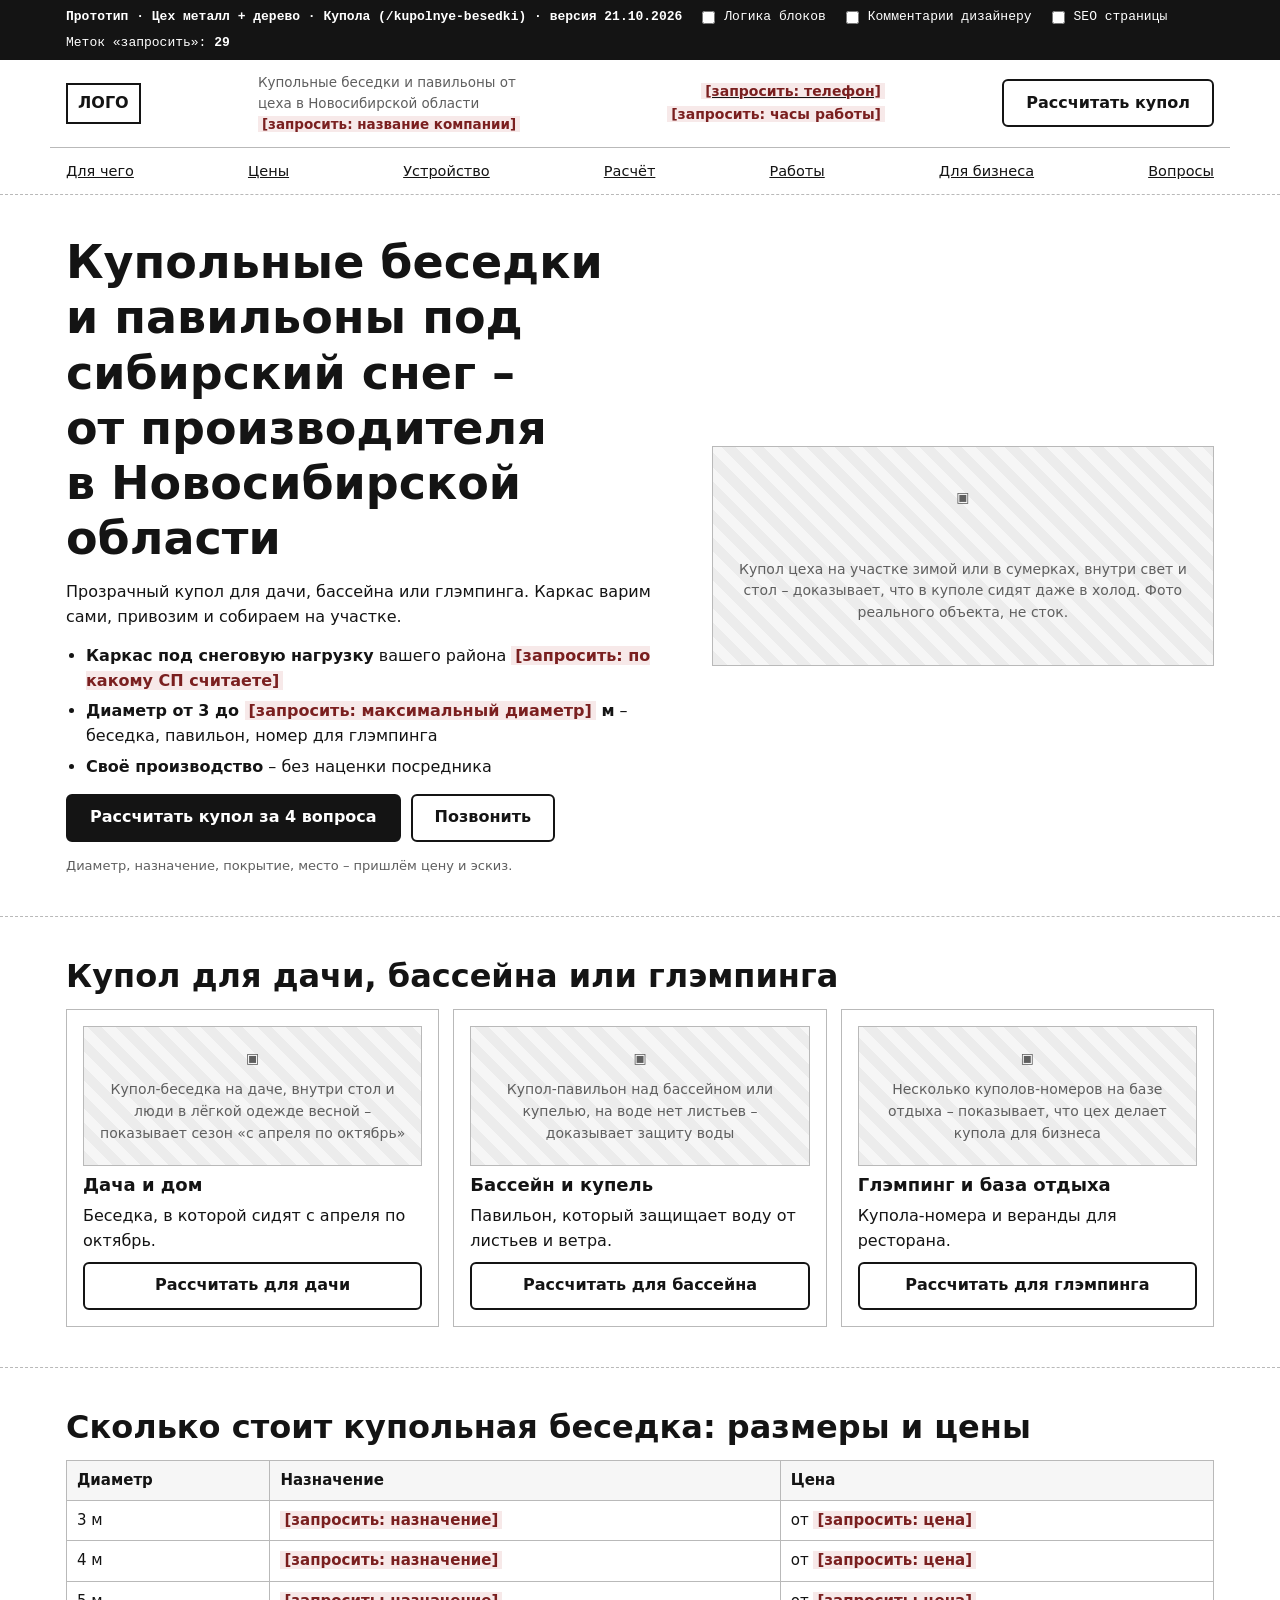
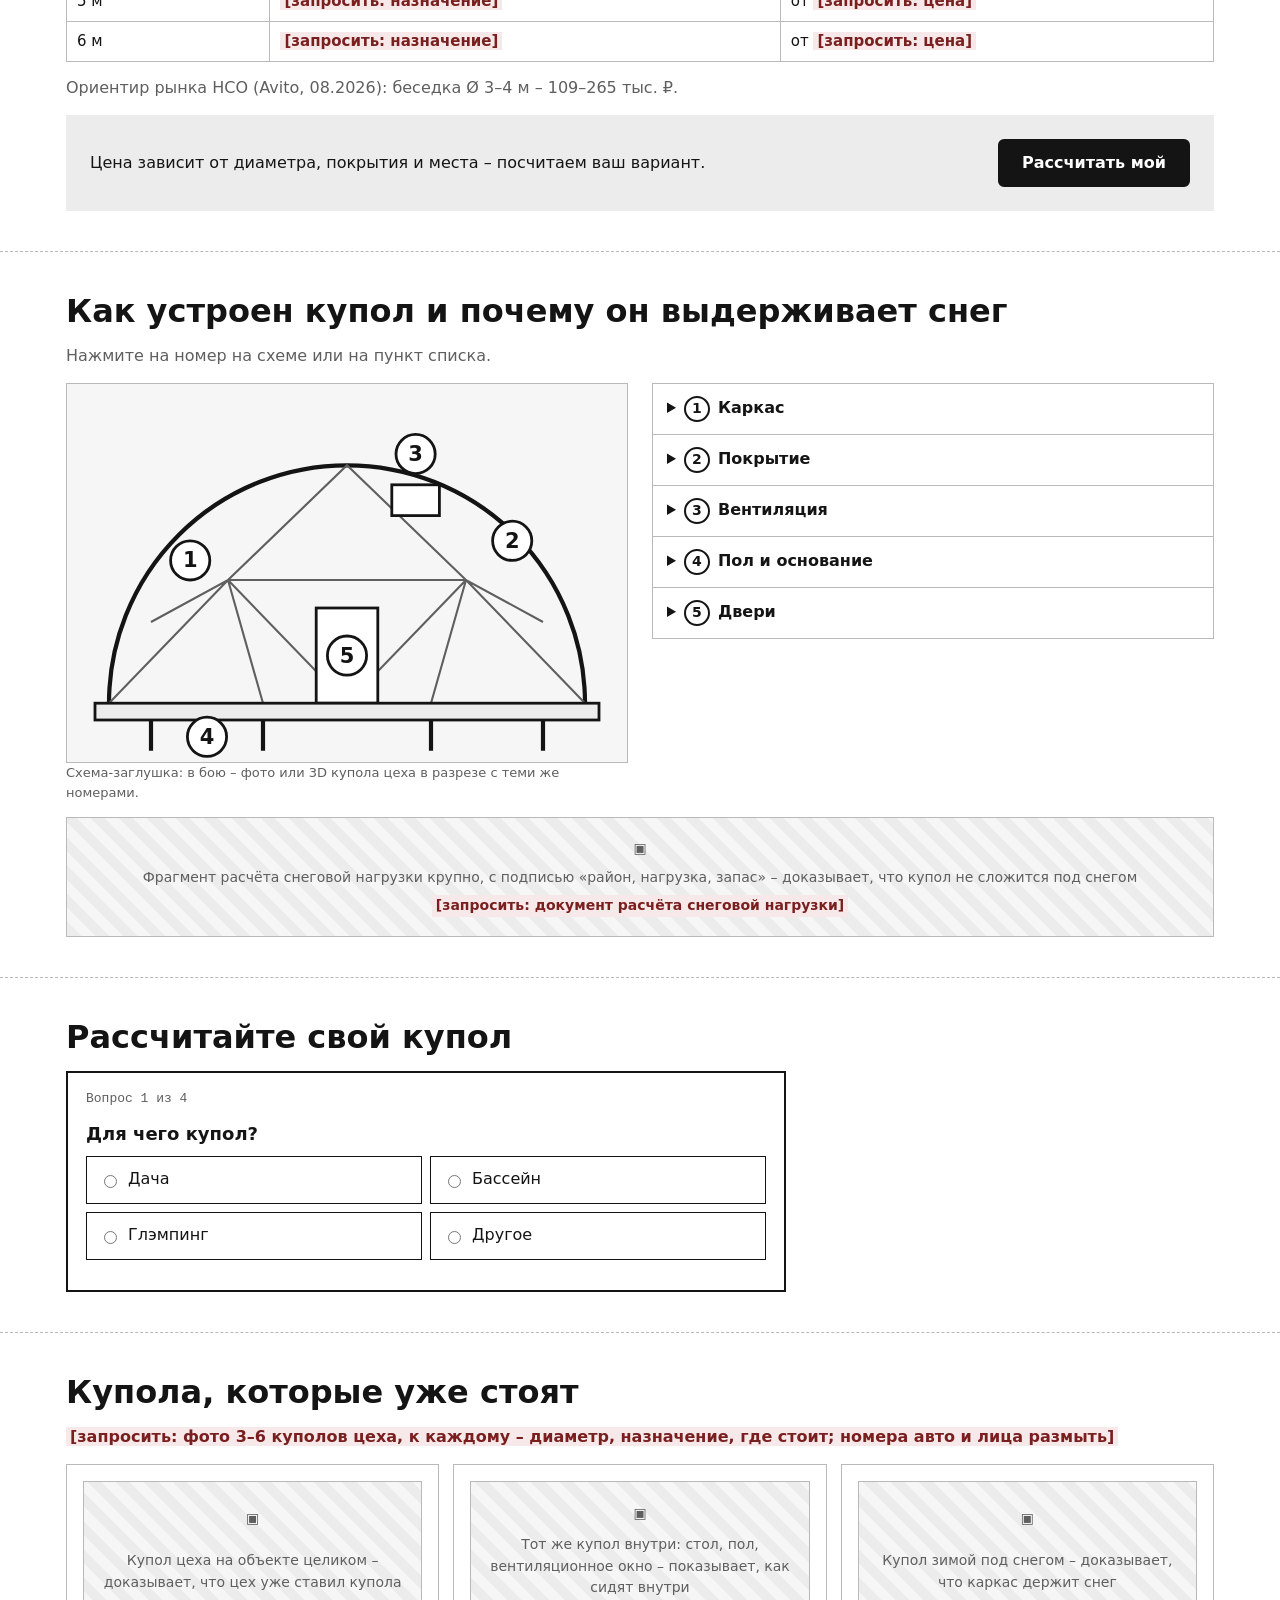
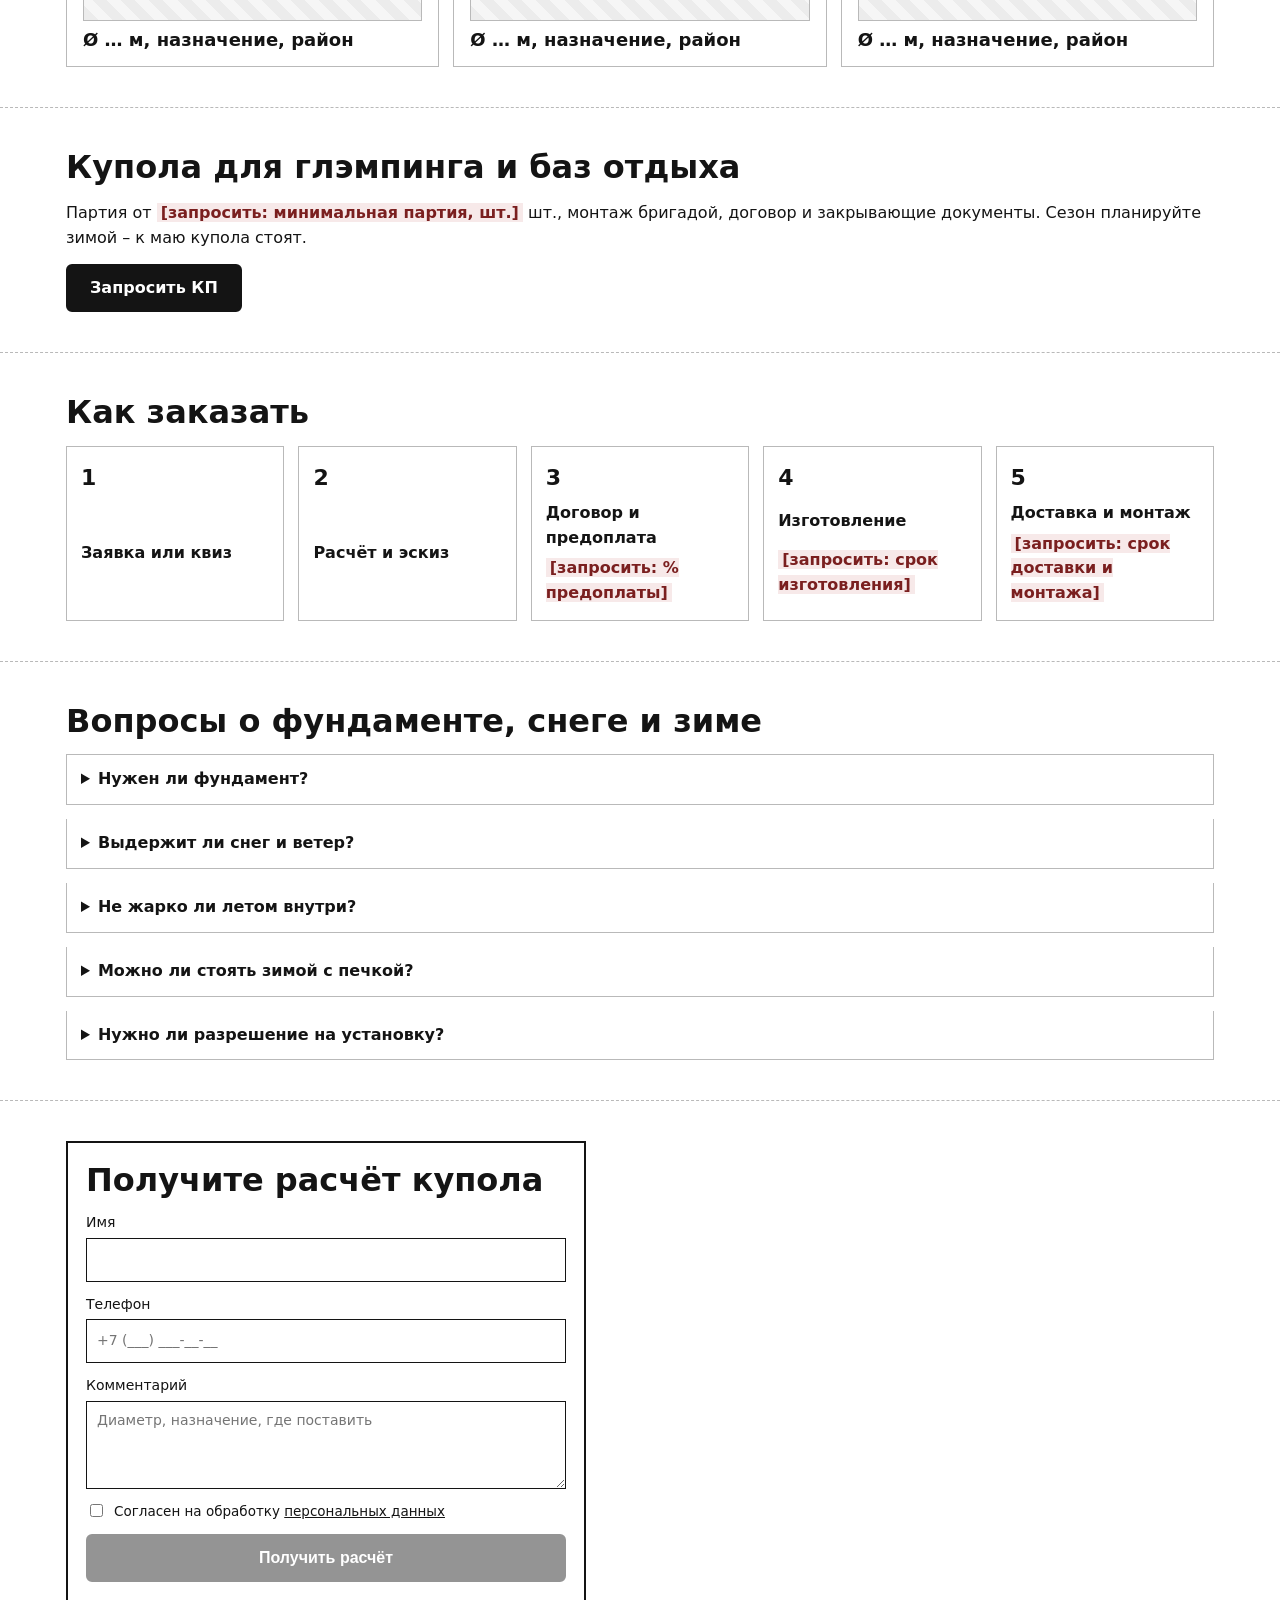
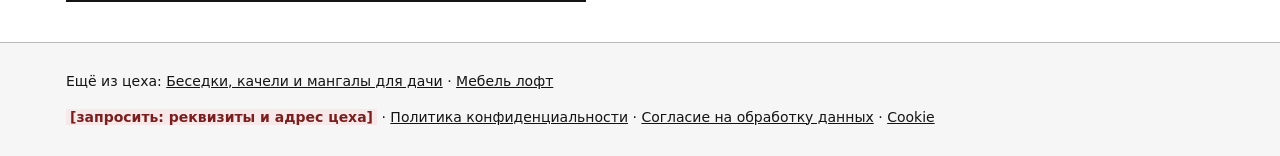
<file: prototipy/kupola.html>
<!doctype html>
<html lang="ru">
<head>
<meta charset="utf-8">
<meta name="viewport" content="width=device-width,initial-scale=1,viewport-fit=cover">
<meta name="robots" content="noindex,nofollow">
<title>Прототип – Купола (/kupolnye-besedki)</title>
<!-- kit.css вставляется целиком внутрь <style> (прототип – один файл, открывается без интернета) -->
<style>/* Комплект чёрно-белого прототипа (маркетолог → site-prototype).
   Прототип показывает смысл, текст, порядок и действие – не дизайн. Цвета только серые; дизайнер делает визуал после «да» владельца.
   Блок: <section class="w-block" data-n="1" data-name="Первый экран" data-question="вопрос клиента" data-proof="опора"> */
:root {
  --ink: #141414; --muted: #5f5f5f; --line: #b9b9b9; --fill: #ececec; --fill2: #f6f6f6; --paper: #ffffff;
  --note: #fff6c8; --note-line: #c9b44a; --ask: #7a1f1f;
  --font: system-ui, -apple-system, "Segoe UI", Roboto, sans-serif;
  --mono: ui-monospace, Menlo, Consolas, monospace;
  --wrap: 1180px;
}
* { box-sizing: border-box; }
html { -webkit-text-size-adjust: 100%; }
body { margin: 0; background: var(--paper); color: var(--ink); font: 16px/1.55 var(--font); }
img { max-width: 100%; }
a { color: var(--ink); }
h1, h2, h3 { margin: 0; line-height: 1.2; text-wrap: balance; }
h1 { font-size: clamp(28px, 4.2vw, 46px); }
h2 { font-size: clamp(22px, 3vw, 32px); }
h3 { font-size: 18px; }
p { margin: 0; }
.w-wrap { max-width: var(--wrap); margin: 0 auto; padding-left: max(16px, env(safe-area-inset-left, 0px)); padding-right: max(16px, env(safe-area-inset-right, 0px)); }
.w-stack { display: grid; gap: 14px; }
.w-muted { color: var(--muted); }

/* Панель прототипа: переключатели «Логика» и «Комментарии» */
.w-bar { position: sticky; top: 0; z-index: 50; background: var(--ink); color: #fff; font: 13px/1.3 var(--mono); }
.w-bar .w-wrap { display: flex; flex-wrap: wrap; gap: 8px 16px; align-items: center; padding-block: 8px; }
.w-bar b { font-weight: 600; }
.w-bar label { display: inline-flex; gap: 6px; align-items: center; cursor: pointer; }

/* Блок и его подпись логики */
.w-block { border-top: 1px dashed var(--line); padding-block: 40px; position: relative; }
.w-logic { display: none; font: 12.5px/1.45 var(--mono); background: var(--fill2); border: 1px solid var(--line); padding: 8px 10px; margin-bottom: 18px; }
body.show-logic .w-logic { display: block; }
.w-logic b { font-weight: 700; }
.w-note { display: none; background: var(--note); border: 1px dashed var(--note-line); padding: 8px 10px; font-size: 13.5px; margin-top: 12px; }
body.show-notes .w-note { display: block; }
.w-note::before { content: "Дизайнеру: "; font-weight: 700; }
.w-seo { display: none; font: 13px/1.5 var(--mono); background: #eef3ff; border: 1px solid #8aa0d6; padding: 12px 14px; margin: 12px auto; max-width: var(--wrap); }
body.show-seo .w-seo { display: block; }
.w-seo table { border-collapse: collapse; width: 100%; }
.w-seo td { border-top: 1px solid #c9d4ee; padding: 4px 6px; vertical-align: top; }
.w-seo td:first-child { white-space: nowrap; font-weight: 700; width: 1%; }
.w-seo .bad { color: var(--ask); font-weight: 700; }
.w-seo ul { margin: 0; padding-left: 18px; }
.w-ask { color: var(--ask); font-weight: 600; background: #f7e9e9; padding: 0 4px; }

/* Место под фото/видео/схему: роль, а не «картинка» */
.w-media { background: repeating-linear-gradient(45deg, var(--fill), var(--fill) 10px, var(--fill2) 10px, var(--fill2) 20px);
  border: 1px solid var(--line); min-height: 220px; display: grid; place-items: center; text-align: center; padding: 16px;
  color: var(--muted); font-size: 14px; }
.w-media::before { content: "▣ "; }
.w-media.small { min-height: 120px; }

/* Кнопки */
.w-btn { display: inline-flex; align-items: center; justify-content: center; min-height: 48px; padding: 0 22px; border: 2px solid var(--ink);
  background: var(--ink); color: #fff; font-weight: 600; text-decoration: none; border-radius: 6px; cursor: pointer; font-size: 16px; }
.w-btn.ghost { background: transparent; color: var(--ink); }
.w-btn[disabled] { opacity: .45; cursor: not-allowed; }
.w-hint { font-size: 13px; color: var(--muted); }

/* Шапка */
.w-header .w-wrap { display: flex; flex-wrap: wrap; gap: 10px 20px; align-items: center; justify-content: space-between; padding-block: 12px; }
.w-logo { border: 2px solid var(--ink); padding: 6px 10px; font-weight: 700; }
.w-descr { font-size: 13.5px; color: var(--muted); max-width: 34ch; }
.w-contacts-top { display: grid; gap: 2px; font-size: 14px; text-align: right; }
.w-nav { display: flex; flex-wrap: wrap; gap: 6px 18px; font-size: 14.5px; border-top: 1px solid var(--line); padding-block: 8px; }

/* Первый экран */
.w-hero { display: grid; grid-template-columns: 1.1fr .9fr; gap: 32px; align-items: center; }
.w-hero ul { margin: 0; padding-left: 20px; display: grid; gap: 6px; }
.w-actions { display: flex; flex-wrap: wrap; gap: 10px; align-items: center; }

/* Сетки и карточки */
.w-grid { display: grid; grid-template-columns: repeat(var(--cols, 3), minmax(0, 1fr)); gap: 14px; }
.w-card { border: 1px solid var(--line); padding: 16px; display: grid; gap: 8px; align-content: start; min-width: 0; }
.w-card .w-media { min-height: 140px; }
.w-price { font-weight: 700; }

/* Этапы */
.w-steps { list-style: none; margin: 0; padding: 0; display: grid; grid-template-columns: repeat(var(--cols, 4), minmax(0, 1fr)); gap: 14px; counter-reset: st; }
.w-steps li { border: 1px solid var(--line); padding: 14px; counter-increment: st; display: grid; gap: 6px; }
.w-steps li::before { content: counter(st); font-weight: 700; font-size: 22px; }

/* Таблица */
.w-table-wrap { overflow-x: auto; }
.w-table { width: 100%; border-collapse: collapse; font-size: 15px; }
.w-table th, .w-table td { border: 1px solid var(--line); padding: 8px 10px; text-align: left; vertical-align: top; }
.w-table th { background: var(--fill2); }

/* FAQ */
.w-faq details { border: 1px solid var(--line); padding: 12px 14px; }
.w-faq details + details { border-top: 0; }
.w-faq summary { font-weight: 600; cursor: pointer; }

/* Форма */
.w-form { border: 2px solid var(--ink); padding: 18px; display: grid; gap: 12px; max-width: 520px; }
.w-field { display: grid; gap: 4px; font-size: 14px; }
.w-field input, .w-field select { min-height: 44px; border: 1px solid var(--ink); padding: 0 10px; font: inherit; background: #fff; }
.w-check { display: flex; gap: 8px; align-items: flex-start; font-size: 13.5px; }

/* Полоса призыва */
.w-cta { background: var(--fill); padding: 24px; display: flex; flex-wrap: wrap; gap: 14px; align-items: center; justify-content: space-between; }

/* Подвал */
.w-footer { background: var(--fill2); border-top: 1px solid var(--line); padding-block: 28px; font-size: 14px; }

/* Липкая панель действий на телефоне */
.w-sticky { display: none; }
header.w-block { padding-block: 0; border-top: 0; }
header.w-block > .w-logic { margin: 8px auto; max-width: var(--wrap); }

@media (max-width: 760px) {
  .w-hide-m { display: none !important; }
  /* Мобильная шапка: логотип, короткий дескриптор и «Меню»; звонок и мессенджеры – в липкой панели снизу */
  .w-header .w-wrap { flex-wrap: nowrap; padding-block: 8px; gap: 10px; }
  .w-header .w-contacts-top, .w-header .w-wrap > .w-btn, .w-nav { display: none !important; }
  .w-header .w-descr { font-size: 12px; line-height: 1.3; }
  .w-header > .w-wrap:first-of-type::after { content: "☰ Меню"; margin-left: auto; border: 1px solid var(--ink); padding: 6px 10px; font-size: 13px; white-space: nowrap; }
  .w-hero .w-media, .w-block[data-n="1"] .w-media:first-of-type { min-height: 160px; }
  .w-bar .w-wrap { padding-block: 4px; gap: 4px 10px; font-size: 11px; }
  .w-hero { grid-template-columns: 1fr; }
  .w-grid { grid-template-columns: repeat(var(--cols-m, 2), minmax(0, 1fr)); }
  .w-steps { grid-template-columns: 1fr; }
  .w-contacts-top { text-align: left; }
  .w-block { padding-block: 28px; }
  .w-sticky { display: grid; grid-template-columns: 1fr 1fr; gap: 8px; position: fixed; left: 0; right: 0; bottom: 0; z-index: 40;
    padding: 8px max(12px, env(safe-area-inset-right, 0px)) calc(8px + env(safe-area-inset-bottom, 0px)) max(12px, env(safe-area-inset-left, 0px));
    background: #fff; border-top: 1px solid var(--line); }
  body { padding-bottom: 72px; }
}
@media (max-width: 420px) { .w-grid.one-m { grid-template-columns: 1fr; } }
/* Дополнения прототипа «Купола»: шоу-рум и квиз (только серые, дизайн – после «да» владельца) */
.k-show { display: grid; grid-template-columns: 1fr 1fr; gap: 24px; align-items: start; }
.k-scheme svg { width: 100%; height: auto; display: block; border: 1px solid var(--line); background: var(--fill2); }
.k-scheme .k-pin circle { fill: #fff; stroke: var(--ink); stroke-width: 2; }
.k-scheme .k-pin text { font: 700 15px var(--font); fill: var(--ink); }
.k-scheme .k-pin.on circle { fill: var(--ink); }
.k-scheme .k-pin.on text { fill: #fff; }
.k-num { display: inline-grid; place-items: center; width: 26px; height: 26px; border: 2px solid var(--ink); border-radius: 50%; margin-right: 8px; font-size: 14px; }
.k-uzly details[open] .k-num { background: var(--ink); color: #fff; }
.k-uzly details > *:not(summary) { margin-top: 8px; }
#kviz-form { max-width: 720px; }
.k-step { border: 0; padding: 0; margin: 0; display: grid; gap: 10px; min-width: 0; }
.k-step[hidden] { display: none; }
.k-step legend { font-weight: 700; font-size: 18px; padding: 0; margin-bottom: 8px; }
.k-opts { display: grid; grid-template-columns: repeat(2, minmax(0, 1fr)); gap: 8px; }
.k-opt { border: 1px solid var(--ink); padding: 10px 12px; display: flex; gap: 8px; align-items: center; cursor: pointer; min-height: 48px; }
.k-opt:has(input:checked) { background: var(--fill); font-weight: 600; }
.k-progress { font: 13px/1.3 var(--mono); color: var(--muted); }
.k-nav { display: flex; flex-wrap: wrap; gap: 10px; }
.k-nav [hidden] { display: none; }
.w-field textarea { min-height: 88px; border: 1px solid var(--ink); padding: 8px 10px; font: inherit; }
.w-field input[type="text"] { min-height: 44px; border: 1px solid var(--ink); padding: 0 10px; font: inherit; }
@media (max-width: 760px) { .k-show { grid-template-columns: 1fr; } .k-opts { grid-template-columns: 1fr; } }
</style>
</head>
<body>
<!-- Прототип лендинга «Купола» (/kupolnye-besedki). Источники: план и тексты docs/marketing/2026-10-19-kupola.md,
     SEO-задание docs/marketing/seo-kupola.md (H1, H2, title, description, alt). Компания не названа – «ЛОГО» и метки «запросить». -->
<div class="w-bar"><div class="w-wrap">
  <b>Прототип · Цех металл + дерево · Купола (/kupolnye-besedki) · версия 21.10.2026</b>
  <label><input type="checkbox" id="t-logic"> Логика блоков</label>
  <label><input type="checkbox" id="t-notes"> Комментарии дизайнеру</label>
  <label><input type="checkbox" id="t-seo"> SEO страницы</label>
  <span>Меток «запросить»: <b id="ask-count">0</b></span>
</div></div>

<script type="application/json" id="w-seo">{"title": "Купольные беседки и павильоны в Новосибирске – от производителя", "description": "Прозрачные купольные беседки, павильоны для бассейна и купола для глэмпинга. Каркас под сибирский снег, расчёт по диаметру, доставка и монтаж.", "h1": "Купольные беседки и павильоны под сибирский снег – от производителя в Новосибирской области", "zapros": "купольная беседка новосибирск; дополнительные: купольная беседка, купольный дом, геокупол, беседка купол, купольная теплица, геодезический купол; интент коммерческий", "schema": "Organization; FAQPage – по видимым вопросам, когда владелец даст ответы; Product – только при видимой цене (цен пока нет)", "links": ["/sad-i-otdyh – «Беседки, качели и мангалы для дачи»", "/mebel-loft – мебель лофт из того же цеха"]}</script>
<div class="w-seo" id="w-seo-box"></div>

<!-- блок 0 – шапка: кто мы и как связаться; снимает «а это производитель?»; текст – план, «Шапка» -->
<header class="w-header w-block" data-n="0" data-name="Шапка" data-question="Кто вы?" data-proof="дескриптор «от цеха в Новосибирской области», телефон">
  <div class="w-wrap">
    <span class="w-logo">ЛОГО</span>
    <span class="w-descr">Купольные беседки и павильоны от цеха в Новосибирской области <span class="w-ask">[запросить: название компании]</span></span>
    <span class="w-contacts-top"><a href="tel:+70000000000"><span class="w-ask">[запросить: телефон]</span></a><span class="w-muted"><span class="w-ask">[запросить: часы работы]</span></span></span>
    <a class="w-btn ghost" href="#kviz">Рассчитать купол</a>
  </div>
  <nav class="w-wrap w-nav"><a href="#dlya-chego">Для чего</a><a href="#ceny">Цены</a><a href="#ustroystvo">Устройство</a><a href="#kviz">Расчёт</a><a href="#raboty">Работы</a><a href="#biznes">Для бизнеса</a><a href="#voprosy">Вопросы</a></nav>
</header>

<main>
  <!-- блок 1 – первый экран: оффер под снег и задачу; опора – спрос и свой цех; текст – план «Первый экран», H1 из SEO-задания -->
  <section class="w-block" data-n="1" data-name="Первый экран" data-question="Сделаете купол под мою задачу и снег?" data-proof="спрос НСО растёт (Wordstat: пик май 2026 – 442, +40% к маю 2025); каркас из своего цеха">
    <div class="w-wrap">
      <div class="w-hero">
        <div class="w-stack">
          <h1>Купольные беседки и павильоны под сибирский снег – от производителя в Новосибирской области</h1>
          <p>Прозрачный купол для дачи, бассейна или глэмпинга. Каркас варим сами, привозим и собираем на участке.</p>
          <ul>
            <li><b>Каркас под снеговую нагрузку</b> вашего района <span class="w-ask">[запросить: по какому СП считаете]</span></li>
            <li><b>Диаметр от 3 до <span class="w-ask">[запросить: максимальный диаметр]</span> м</b> – беседка, павильон, номер для глэмпинга</li>
            <li><b>Своё производство</b> – без наценки посредника</li>
          </ul>
          <div class="w-actions"><a class="w-btn" href="#kviz">Рассчитать купол за 4 вопроса</a><a class="w-btn ghost w-hide-m" href="tel:+70000000000">Позвонить</a></div>
          <p class="w-hint">Диаметр, назначение, покрытие, место – пришлём цену и эскиз.</p>
        </div>
        <div class="w-media" data-alt="Прозрачная купольная беседка на участке зимой, внутри стол и свет">Купол цеха на участке зимой или в сумерках, внутри свет и стол – доказывает, что в куполе сидят даже в холод. Фото реального объекта, не сток.</div>
      </div>
      <p class="w-note">Фон первого экрана – живое фото купола зимой с тёплым светом внутри. На телефоне фото под кнопкой, высота не больше половины экрана; кнопка «Позвонить» уходит в липкую панель.</p>
    </div>
  </section>

  <!-- блок 2 – три сценария: «это для меня?»; каждая карточка ведёт в квиз с уже выбранным сценарием; текст – план «Для чего», H2 из SEO-задания -->
  <section class="w-block" id="dlya-chego" data-n="2" data-name="Для чего: три сценария" data-question="Это для меня?" data-proof="три сценария покупателя: дача, бассейн, глэмпинг">
    <div class="w-wrap w-stack">
      <h2>Купол для дачи, бассейна или глэмпинга</h2>
      <div class="w-grid" style="--cols:3;--cols-m:1">
        <article class="w-card"><div class="w-media small">Купол-беседка на даче, внутри стол и люди в лёгкой одежде весной – показывает сезон «с апреля по октябрь»</div><h3>Дача и дом</h3><p>Беседка, в которой сидят с апреля по октябрь.</p><a class="w-btn ghost" href="#kviz" data-scenario="Дача">Рассчитать для дачи</a></article>
        <article class="w-card"><div class="w-media small">Купол-павильон над бассейном или купелью, на воде нет листьев – доказывает защиту воды</div><h3>Бассейн и купель</h3><p>Павильон, который защищает воду от листьев и ветра.</p><a class="w-btn ghost" href="#kviz" data-scenario="Бассейн">Рассчитать для бассейна</a></article>
        <article class="w-card"><div class="w-media small">Несколько куполов-номеров на базе отдыха – показывает, что цех делает купола для бизнеса</div><h3>Глэмпинг и база отдыха</h3><p>Купола-номера и веранды для ресторана.</p><a class="w-btn ghost" href="#kviz" data-scenario="Глэмпинг">Рассчитать для глэмпинга</a></article>
      </div>
      <p class="w-note">Кнопка карточки открывает квиз и сразу отмечает сценарий на шаге 1 – человек начинает со второго вопроса. На телефоне карточки в один столбец.</p>
    </div>
  </section>

  <!-- блок 3 – размеры и цены: «сколько стоит?»; наши цены не подтверждены, ориентир рынка – временная строка; текст – план «Размеры и цены» -->
  <section class="w-block" id="ceny" data-n="3" data-name="Размеры и цены" data-question="Сколько стоит?" data-proof="ориентир рынка НСО (Avito, 08.2026); цены цеха – запросить">
    <div class="w-wrap w-stack">
      <h2>Сколько стоит купольная беседка: размеры и цены</h2>
      <div class="w-table-wrap">
        <table class="w-table">
          <thead><tr><th>Диаметр</th><th>Назначение</th><th>Цена</th></tr></thead>
          <tbody>
            <tr><td>3 м</td><td><span class="w-ask">[запросить: назначение]</span></td><td>от <span class="w-ask">[запросить: цена]</span></td></tr>
            <tr><td>4 м</td><td><span class="w-ask">[запросить: назначение]</span></td><td>от <span class="w-ask">[запросить: цена]</span></td></tr>
            <tr><td>5 м</td><td><span class="w-ask">[запросить: назначение]</span></td><td>от <span class="w-ask">[запросить: цена]</span></td></tr>
            <tr><td>6 м</td><td><span class="w-ask">[запросить: назначение]</span></td><td>от <span class="w-ask">[запросить: цена]</span></td></tr>
          </tbody>
        </table>
      </div>
      <p class="w-muted">Ориентир рынка НСО (Avito, 08.2026): беседка Ø 3–4 м – 109–265 тыс. ₽.</p>
      <p class="w-note">Строку «Ориентир рынка» в бою убрать – она нужна владельцу, чтобы назвать свои цены.</p>
      <div class="w-cta"><span>Цена зависит от диаметра, покрытия и места – посчитаем ваш вариант.</span><a class="w-btn" href="#kviz">Рассчитать мой</a></div>
    </div>
  </section>

  <!-- блок 4 – устройство, шоу-рум: «выдержит снег и ветер? не будет парника?»; схема с номерами, раскрытие по нажатию; текст – план «Устройство», H2 из SEO-задания -->
  <section class="w-block" id="ustroystvo" data-n="4" data-name="Устройство купола (шоу-рум)" data-question="Выдержит снег и ветер? Не будет парника?" data-proof="шоу-рум: каркас, узлы, покрытие, вентиляция, пол, двери; расчёт снеговой нагрузки – запросить документ">
    <div class="w-wrap w-stack">
      <h2>Как устроен купол и почему он выдерживает снег</h2>
      <p class="w-muted">Нажмите на номер на схеме или на пункт списка.</p>
      <div class="k-show">
        <div class="k-scheme">
          <svg viewBox="0 0 400 270" role="img" aria-label="Схема купола с номерами узлов: 1 каркас, 2 покрытие, 3 вентиляция, 4 пол и основание, 5 двери">
            <path d="M30 228 A170 170 0 0 1 370 228" fill="none" stroke="#141414" stroke-width="3"/>
            <path d="M30 228 L115 140 L200 58 L285 140 L370 228 M115 140 L285 140 M60 170 L115 140 L140 228 M340 170 L285 140 L260 228 M115 140 L200 228 L285 140" fill="none" stroke="#5f5f5f" stroke-width="1.5"/>
            <rect x="232" y="72" width="34" height="22" fill="#fff" stroke="#141414" stroke-width="2"/>
            <rect x="178" y="160" width="44" height="68" fill="#fff" stroke="#141414" stroke-width="2"/>
            <rect x="20" y="228" width="360" height="12" fill="#ececec" stroke="#141414" stroke-width="2"/>
            <path d="M60 240 V262 M140 240 V262 M260 240 V262 M340 240 V262" stroke="#141414" stroke-width="3"/>
            <a href="#uzel-1" class="k-pin" data-uzel="1"><circle cx="88" cy="126" r="14"/><text x="88" y="131" text-anchor="middle">1</text></a>
            <a href="#uzel-2" class="k-pin" data-uzel="2"><circle cx="318" cy="112" r="14"/><text x="318" y="117" text-anchor="middle">2</text></a>
            <a href="#uzel-3" class="k-pin" data-uzel="3"><circle cx="249" cy="50" r="14"/><text x="249" y="55" text-anchor="middle">3</text></a>
            <a href="#uzel-4" class="k-pin" data-uzel="4"><circle cx="100" cy="252" r="14"/><text x="100" y="257" text-anchor="middle">4</text></a>
            <a href="#uzel-5" class="k-pin" data-uzel="5"><circle cx="200" cy="194" r="14"/><text x="200" y="199" text-anchor="middle">5</text></a>
          </svg>
          <p class="w-hint">Схема-заглушка: в бою – фото или 3D купола цеха в разрезе с теми же номерами.</p>
        </div>
        <div class="w-faq k-uzly">
          <details id="uzel-1"><summary><span class="k-num">1</span>Каркас</summary>
            <p>Труба <span class="w-ask">[запросить: сечение и марка трубы]</span>, узлы <span class="w-ask">[запросить: как соединены узлы – сварка или болты]</span>.</p>
            <div class="w-media small">Узел каркаса крупным планом, рядом рулетка – доказывает толщину трубы и качество шва</div>
          </details>
          <details id="uzel-2"><summary><span class="k-num">2</span>Покрытие</summary>
            <p>Поликарбонат / ПВХ-тент <span class="w-ask">[запросить: толщина поликарбоната и плотность тента]</span>.</p>
          </details>
          <details id="uzel-3"><summary><span class="k-num">3</span>Вентиляция</summary>
            <p>Окна-форточки против парника.</p>
          </details>
          <details id="uzel-4"><summary><span class="k-num">4</span>Пол и основание</summary>
            <p>Винтовые сваи, настил.</p>
          </details>
          <details id="uzel-5"><summary><span class="k-num">5</span>Двери</summary>
            <p><span class="w-ask">[запросить: какие двери ставите – размер, распашная или раздвижная]</span></p>
          </details>
        </div>
      </div>
      <div class="w-media small">Фрагмент расчёта снеговой нагрузки крупно, с подписью «район, нагрузка, запас» – доказывает, что купол не сложится под снегом <span class="w-ask">[запросить: документ расчёта снеговой нагрузки]</span></div>
      <p class="w-note">Шоу-рум: номер на схеме и пункт списка связаны – нажатие на номер раскрывает пункт и подсвечивает номер. Только по нажатию, не наведением (на телефоне наведения нет). На телефоне схема сверху, список под ней. Тексты пунктов остаются в коде страницы, не во всплывающих окнах.</p>
    </div>
  </section>

  <!-- блок 5 – квиз: «сколько будет мой?»; 4 вопроса вариантами, затем телефон и согласие; текст – план «Квиз» -->
  <section class="w-block" id="kviz" data-n="5" data-name="Квиз-расчёт" data-question="Сколько будет мой?" data-proof="4 вопроса: назначение, диаметр, покрытие, место">
    <div class="w-wrap w-stack">
      <h2>Рассчитайте свой купол</h2>
      <form class="w-form" id="kviz-form" onsubmit="event.preventDefault()">
        <p class="k-progress" id="k-progress">Вопрос 1 из 4</p>
        <fieldset class="k-step" data-step="1"><legend>Для чего купол?</legend>
          <div class="k-opts">
            <label class="k-opt"><input type="radio" name="naznachenie" value="Дача"> Дача</label>
            <label class="k-opt"><input type="radio" name="naznachenie" value="Бассейн"> Бассейн</label>
            <label class="k-opt"><input type="radio" name="naznachenie" value="Глэмпинг"> Глэмпинг</label>
            <label class="k-opt"><input type="radio" name="naznachenie" value="Другое"> Другое</label>
          </div>
        </fieldset>
        <fieldset class="k-step" data-step="2" hidden><legend>Какой диаметр?</legend>
          <div class="k-opts">
            <label class="k-opt"><input type="radio" name="diametr" value="3 м"> 3 м</label>
            <label class="k-opt"><input type="radio" name="diametr" value="4 м"> 4 м</label>
            <label class="k-opt"><input type="radio" name="diametr" value="5 м"> 5 м</label>
            <label class="k-opt"><input type="radio" name="diametr" value="6+ м"> 6+ м</label>
            <label class="k-opt"><input type="radio" name="diametr" value="Не знаю"> Не знаю</label>
          </div>
        </fieldset>
        <fieldset class="k-step" data-step="3" hidden><legend>Какое покрытие?</legend>
          <div class="k-opts">
            <label class="k-opt"><input type="radio" name="pokrytie" value="Прозрачный поликарбонат"> Прозрачный поликарбонат</label>
            <label class="k-opt"><input type="radio" name="pokrytie" value="Тент"> Тент</label>
            <label class="k-opt"><input type="radio" name="pokrytie" value="Комбинированное"> Комбинированное</label>
            <label class="k-opt"><input type="radio" name="pokrytie" value="Не знаю"> Не знаю</label>
          </div>
        </fieldset>
        <fieldset class="k-step" data-step="4" hidden><legend>Куда поставить купол?</legend>
          <div class="k-opts">
            <label class="k-opt"><input type="radio" name="mesto" value="Новосибирск"> Новосибирск</label>
            <label class="k-opt"><input type="radio" name="mesto" value="Новосибирский район"> Новосибирский район</label>
            <label class="k-opt"><input type="radio" name="mesto" value="Другой район НСО"> Другой район НСО</label>
            <label class="k-opt"><input type="radio" name="mesto" value="Другой регион"> Другой регион</label>
          </div>
          <label class="w-field">Район или город<input type="text" id="k-gorod" placeholder="Например, Бердск"></label>
          <div class="k-nav"><button class="w-btn" type="button" id="k-dalee">Дальше</button></div>
        </fieldset>
        <fieldset class="k-step" data-step="5" hidden><legend>Куда прислать расчёт?</legend>
          <p class="w-muted" id="k-svodka">Ваш выбор: –</p>
          <label class="w-field">Телефон<input type="tel" id="k-phone" inputmode="tel" autocomplete="tel" placeholder="+7 (___) ___-__-__"></label>
          <label class="w-check"><input type="checkbox" id="k-agree" data-agree> <span>Согласен на обработку <a href="#">персональных данных</a></span></label>
          <button class="w-btn" id="k-send" type="submit" disabled>Получить расчёт</button>
          <p class="w-hint">Пришлём цену и эскиз в течение дня.</p>
        </fieldset>
        <div class="k-nav"><button class="w-btn ghost" type="button" id="k-nazad" hidden>Назад</button></div>
      </form>
      <p class="w-note">Квиз по шагам: выбор варианта сразу ведёт к следующему вопросу, на шаге 4 – кнопка «Дальше» (можно уточнить город). На последнем шаге – сводка ответов над телефоном. На телефоне варианты крупными плитками в один столбец. Срок «в течение дня» подтвердить у владельца до боя.</p>
    </div>
  </section>

  <!-- блок 6 – работы: «вы правда это делали?»; материала нет – задача собрать фото; текст – план «Работы» -->
  <section class="w-block" id="raboty" data-n="6" data-name="Работы" data-question="Вы правда это делали?" data-proof="фото куполов цеха – запросить">
    <div class="w-wrap w-stack">
      <h2>Купола, которые уже стоят</h2>
      <p><span class="w-ask">[запросить: фото 3–6 куполов цеха, к каждому – диаметр, назначение, где стоит; номера авто и лица размыть]</span></p>
      <div class="w-grid" style="--cols:3;--cols-m:1">
        <article class="w-card"><div class="w-media small">Купол цеха на объекте целиком – доказывает, что цех уже ставил купола</div><h3>Ø … м, назначение, район</h3></article>
        <article class="w-card"><div class="w-media small">Тот же купол внутри: стол, пол, вентиляционное окно – показывает, как сидят внутри</div><h3>Ø … м, назначение, район</h3></article>
        <article class="w-card"><div class="w-media small">Купол зимой под снегом – доказывает, что каркас держит снег</div><h3>Ø … м, назначение, район</h3></article>
      </div>
      <p class="w-note">Лента работ: на телефоне листается вбок по одной карточке с подписью, без прокрутки страницы вбок. Подпись под каждым фото обязательна.</p>
    </div>
  </section>

  <!-- блок 7 – для бизнеса: «можно партию под глэмпинг?»; условия юрлиц – запросить; текст – план «Для бизнеса» -->
  <section class="w-block" id="biznes" data-n="7" data-name="Для бизнеса" data-question="Можно партию под глэмпинг?" data-proof="условия для юрлиц – запросить">
    <div class="w-wrap w-stack">
      <h2>Купола для глэмпинга и баз отдыха</h2>
      <p>Партия от <span class="w-ask">[запросить: минимальная партия, шт.]</span> шт., монтаж бригадой, договор и закрывающие документы. Сезон планируйте зимой – к маю купола стоят.</p>
      <div class="w-actions"><a class="w-btn" href="#zayavka">Запросить КП</a></div>
    </div>
  </section>

  <!-- блок 8 – как заказать: «что дальше и когда поставите?»; сроки и предоплата – запросить; текст – план «Как заказать» -->
  <section class="w-block" data-n="8" data-name="Как заказать" data-question="Что будет дальше и когда поставите?" data-proof="регламент заказа; сроки – запросить">
    <div class="w-wrap w-stack">
      <h2>Как заказать</h2>
      <ol class="w-steps" style="--cols:5">
        <li><b>Заявка или квиз</b></li>
        <li><b>Расчёт и эскиз</b></li>
        <li><b>Договор и предоплата</b><span><span class="w-ask">[запросить: % предоплаты]</span></span></li>
        <li><b>Изготовление</b><span><span class="w-ask">[запросить: срок изготовления]</span></span></li>
        <li><b>Доставка и монтаж</b><span><span class="w-ask">[запросить: срок доставки и монтажа]</span></span></li>
      </ol>
    </div>
  </section>

  <!-- блок 9 – вопросы: фундамент, разрешения, зима; ответы – от цеха; текст – план «Вопросы», H2 из SEO-задания -->
  <section class="w-block" id="voprosy" data-n="9" data-name="Вопросы" data-question="Фундамент, разрешения, зима?" data-proof="ответы цеха – запросить">
    <div class="w-wrap w-stack w-faq">
      <h2>Вопросы о фундаменте, снеге и зиме</h2>
      <details><summary>Нужен ли фундамент?</summary><p><span class="w-ask">[запросить: нужен ли фундамент]</span></p></details>
      <details><summary>Выдержит ли снег и ветер?</summary><p><span class="w-ask">[запросить: расчёт снеговой и ветровой нагрузки]</span></p></details>
      <details><summary>Не жарко ли летом внутри?</summary><p>Вентиляционные окна, светоотражающая шторка <span class="w-ask">[запросить: есть ли шторка]</span>.</p></details>
      <details><summary>Можно ли стоять зимой с печкой?</summary><p><span class="w-ask">[запросить: можно ли ставить печь и как]</span></p></details>
      <details><summary>Нужно ли разрешение на установку?</summary><p><span class="w-ask">[запросить: нужно ли разрешение]</span></p></details>
    </div>
  </section>

  <!-- блок 10 – заявка: последний шаг для тех, кто не прошёл квиз; текст – план «Заявка» -->
  <section class="w-block" id="zayavka" data-n="10" data-name="Заявка" data-question="Как сделать шаг?" data-proof="расчёт купола после заявки">
    <div class="w-wrap">
      <form class="w-form" onsubmit="event.preventDefault()">
        <h2>Получите расчёт купола</h2>
        <label class="w-field">Имя<input id="f-name" autocomplete="name"></label>
        <label class="w-field">Телефон<input id="f-phone" type="tel" inputmode="tel" autocomplete="tel" placeholder="+7 (___) ___-__-__"></label>
        <label class="w-field">Комментарий<textarea id="f-comment" placeholder="Диаметр, назначение, где поставить"></textarea></label>
        <label class="w-check"><input type="checkbox" id="f-agree" data-agree> <span>Согласен на обработку <a href="#">персональных данных</a></span></label>
        <button class="w-btn" id="f-send" type="submit" disabled>Получить расчёт</button>
      </form>
    </div>
  </section>
</main>

<footer class="w-footer"><div class="w-wrap w-stack">
  <span>Ещё из цеха: <a href="/sad-i-otdyh">Беседки, качели и мангалы для дачи</a> · <a href="/mebel-loft">Мебель лофт</a></span>
  <span><span class="w-ask">[запросить: реквизиты и адрес цеха]</span> · <a href="#">Политика конфиденциальности</a> · <a href="#">Согласие на обработку данных</a> · <a href="#">Cookie</a></span>
</div></footer>

<div class="w-sticky"><a class="w-btn" href="tel:+70000000000">Позвонить</a><a class="w-btn ghost" href="#zayavka">Написать</a></div>

<script>
// Переключатели прототипа и подпись логики над каждым блоком (по умолчанию скрыто).
document.querySelectorAll('.w-block').forEach(function (b) {
  var d = b.dataset, el = document.createElement('div');
  el.className = 'w-logic';
  el.innerHTML = '<b>Блок ' + (d.n || '?') + ' · ' + (d.name || '') + '</b><br>Вопрос клиента: ' + (d.question || '–') + '<br>Опора: ' + (d.proof || '–');
  if (b.tagName === 'HEADER') b.prepend(el); else (b.querySelector('.w-wrap') || b).prepend(el);
});
document.getElementById('t-logic').addEventListener('change', function (e) { document.body.classList.toggle('show-logic', e.target.checked); });
document.getElementById('t-notes').addEventListener('change', function (e) { document.body.classList.toggle('show-notes', e.target.checked); });
document.getElementById('t-seo').addEventListener('change', function (e) { document.body.classList.toggle('show-seo', e.target.checked); });
(function () {
  var src = document.getElementById('w-seo'), box = document.getElementById('w-seo-box');
  if (!src || !box) return;
  var d = JSON.parse(src.textContent), esc = function (t) { return String(t).replace(/[&<>]/g, function (c) { return { '&': '&amp;', '<': '&lt;', '>': '&gt;' }[c]; }); };
  var len = function (t, max) { return ' <span class="' + (t.length > max ? 'bad' : '') + '">(' + t.length + ' / ' + max + ')</span>'; };
  var heads = [].map.call(document.querySelectorAll('main h1, main h2, header h1'), function (h) { return '<li>' + h.tagName + ' – ' + esc(h.textContent.trim()) + '</li>'; }).join('');
  var alts = [].map.call(document.querySelectorAll('.w-media[data-alt]'), function (m) { return '<li>' + esc(m.dataset.alt) + '</li>'; }).join('');
  box.innerHTML = '<table><tr><td>title</td><td>' + esc(d.title) + len(d.title, 65) + '</td></tr><tr><td>description</td><td>' + esc(d.description) + len(d.description, 160) +
    '</td></tr><tr><td>запрос</td><td>' + esc(d.zapros || '–') + '</td></tr><tr><td>заголовки</td><td><ul>' + heads + '</ul></td></tr><tr><td>alt</td><td><ul>' + (alts || '<li>–</li>') +
    '</ul></td></tr><tr><td>разметка</td><td>' + esc(d.schema || '–') + '</td></tr><tr><td>ссылки</td><td><ul>' + (d.links || []).map(function (l) { return '<li>' + esc(l) + '</li>'; }).join('') + '</ul></td></tr></table>';
})();
document.getElementById('ask-count').textContent = document.querySelectorAll('.w-ask').length;
// Любая форма: галочка data-agree включает кнопку отправки своей формы.
document.querySelectorAll('form').forEach(function (f) {
  var a = f.querySelector('[data-agree]'), btn = f.querySelector('button[type="submit"], button:not([type])');
  if (a && btn) a.addEventListener('change', function () { btn.disabled = !a.checked; });
});

// Шоу-рум: номер на схеме раскрывает пункт списка и подсвечивает номер; раскрытый пункт подсвечивает номер на схеме.
(function () {
  var pins = document.querySelectorAll('.k-pin');
  function mark(n) { pins.forEach(function (p) { p.classList.toggle('on', p.dataset.uzel === n); }); }
  pins.forEach(function (p) {
    p.addEventListener('click', function (e) {
      e.preventDefault();
      var d = document.getElementById('uzel-' + p.dataset.uzel);
      document.querySelectorAll('.k-uzly details').forEach(function (x) { if (x !== d) x.open = false; });
      d.open = true; mark(p.dataset.uzel);
      d.scrollIntoView({ block: 'nearest', behavior: 'smooth' });
    });
  });
  document.querySelectorAll('.k-uzly details').forEach(function (d) {
    d.addEventListener('toggle', function () { if (d.open) mark(d.id.replace('uzel-', '')); });
  });
})();

// Квиз: 4 вопроса вариантами, затем телефон и согласие. Выбор варианта ведёт дальше; карточки сценариев отмечают шаг 1.
(function () {
  var form = document.getElementById('kviz-form'), steps = form.querySelectorAll('.k-step');
  var prog = document.getElementById('k-progress'), back = document.getElementById('k-nazad'), cur = 1;
  function val(name) { var r = form.querySelector('input[name="' + name + '"]:checked'); return r ? r.value : '–'; }
  function show(n) {
    cur = n;
    steps.forEach(function (s) { s.hidden = Number(s.dataset.step) !== n; });
    prog.textContent = n <= 4 ? 'Вопрос ' + n + ' из 4' : 'Последний шаг – расчёт';
    back.hidden = n === 1;
    if (n === 5) {
      var gorod = document.getElementById('k-gorod').value.trim();
      document.getElementById('k-svodka').textContent = 'Ваш выбор: ' + [val('naznachenie'), val('diametr'), val('pokrytie'), val('mesto') + (gorod ? ', ' + gorod : '')].join(' · ');
    }
  }
  form.querySelectorAll('.k-step[data-step="1"] input, .k-step[data-step="2"] input, .k-step[data-step="3"] input').forEach(function (r) {
    r.addEventListener('change', function () { show(Number(r.closest('.k-step').dataset.step) + 1); });
  });
  document.getElementById('k-dalee').addEventListener('click', function () { show(5); });
  back.addEventListener('click', function () { if (cur > 1) show(cur - 1); });
  document.querySelectorAll('[data-scenario]').forEach(function (a) {
    a.addEventListener('click', function () {
      var r = form.querySelector('input[name="naznachenie"][value="' + a.dataset.scenario + '"]');
      if (r) { r.checked = true; show(2); }
    });
  });
})();
</script>
</body>
</html>
</file>
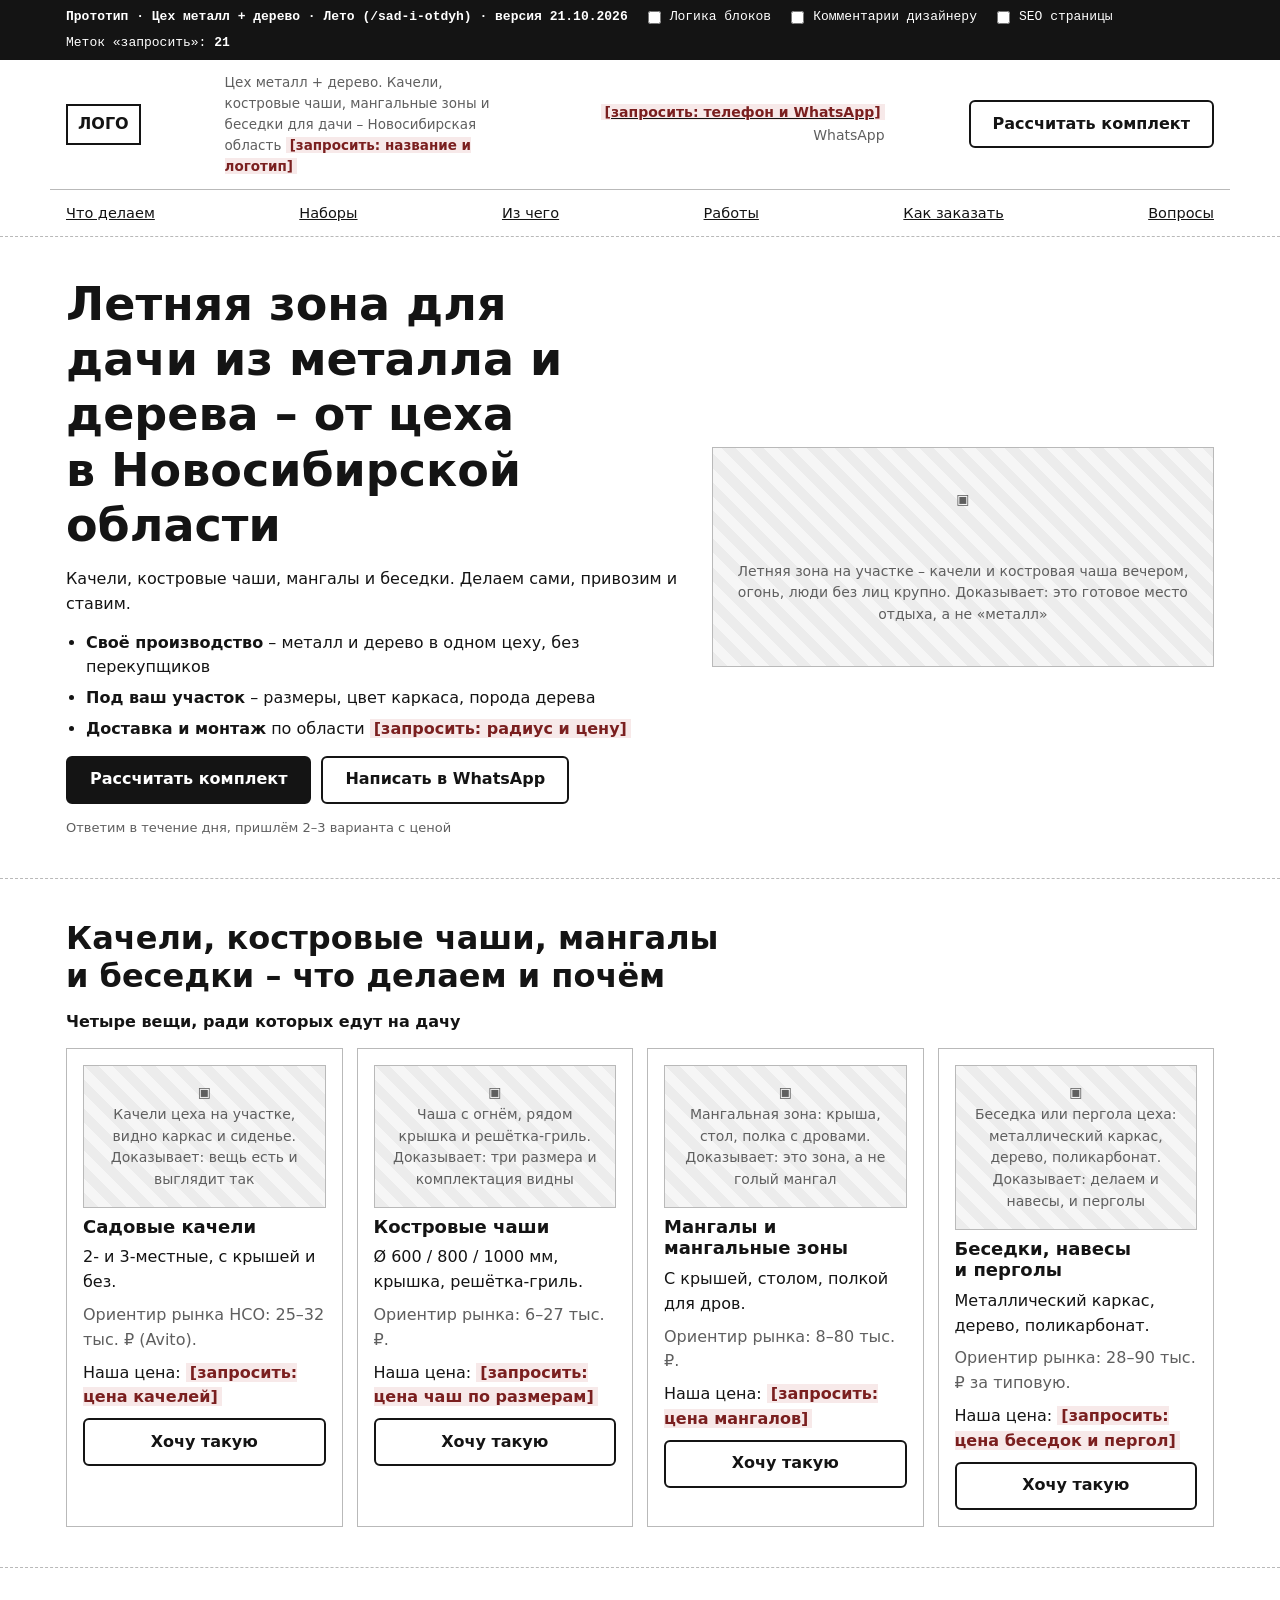
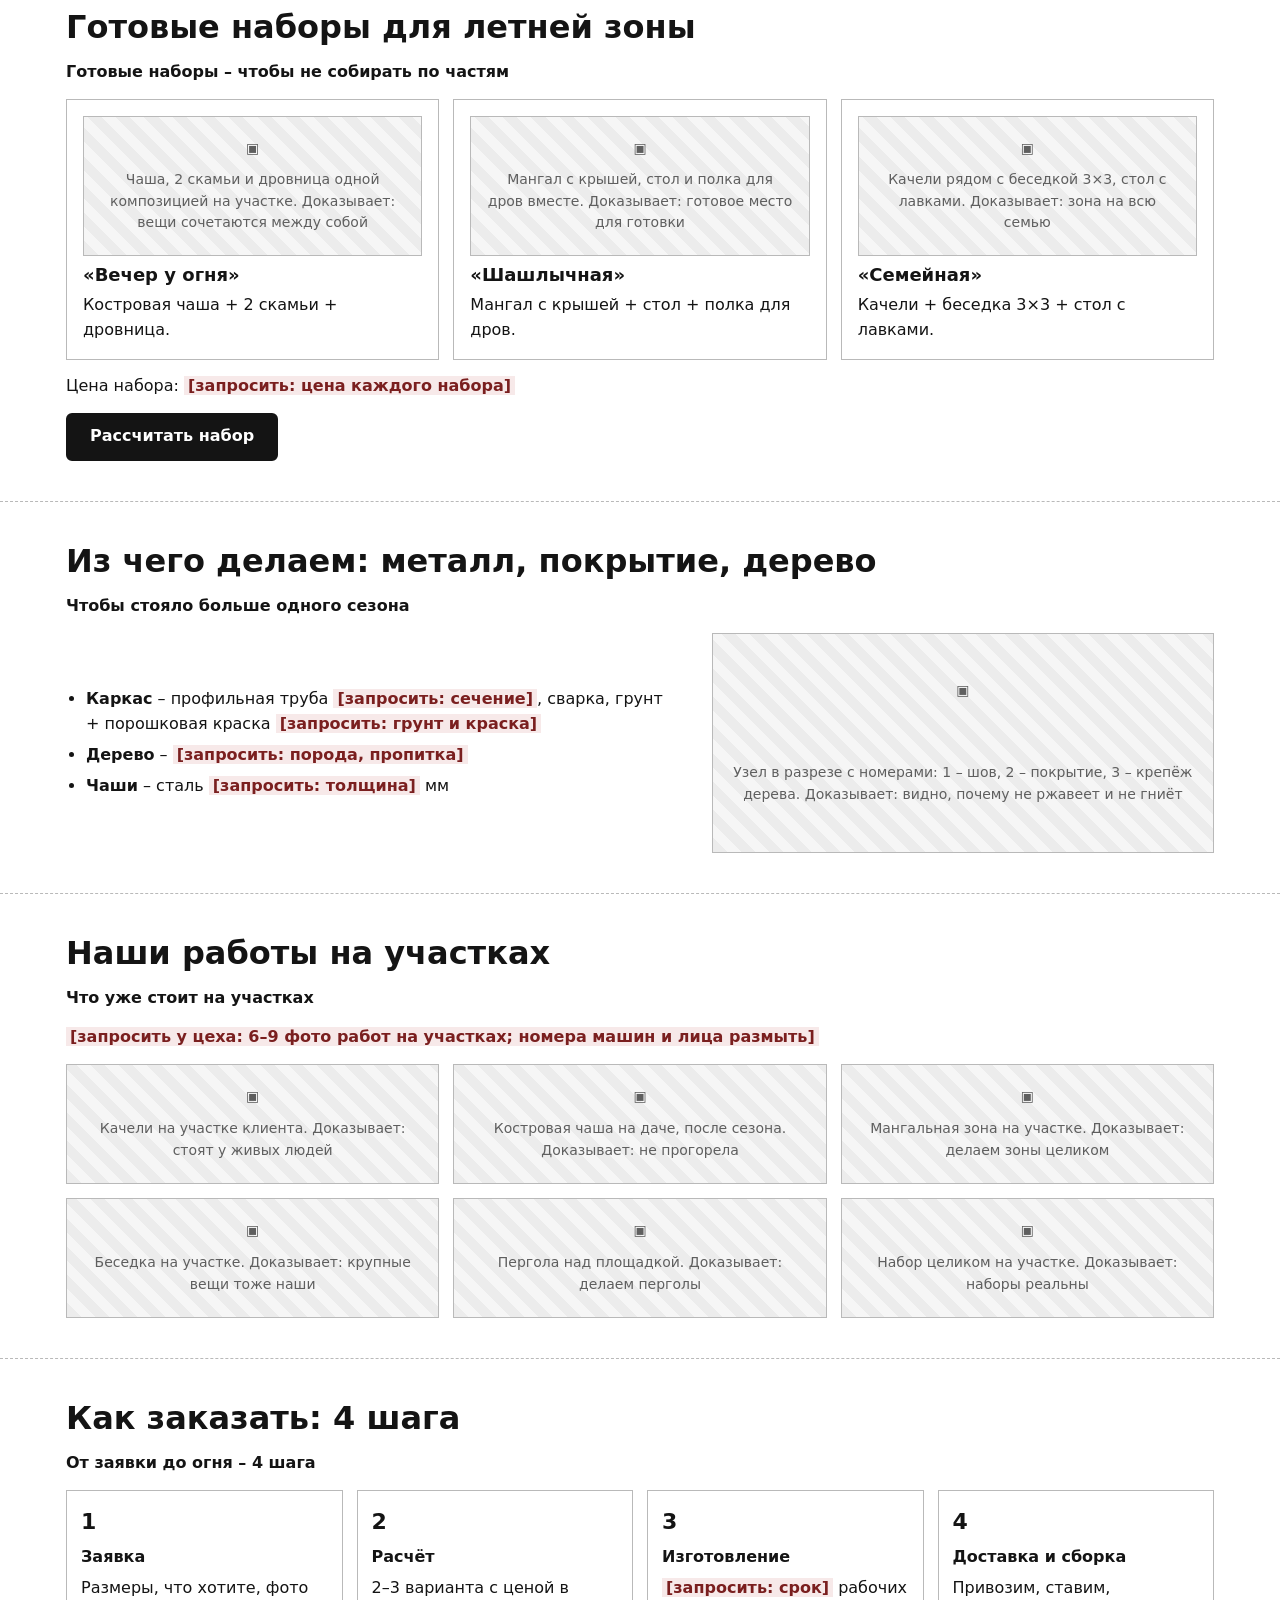
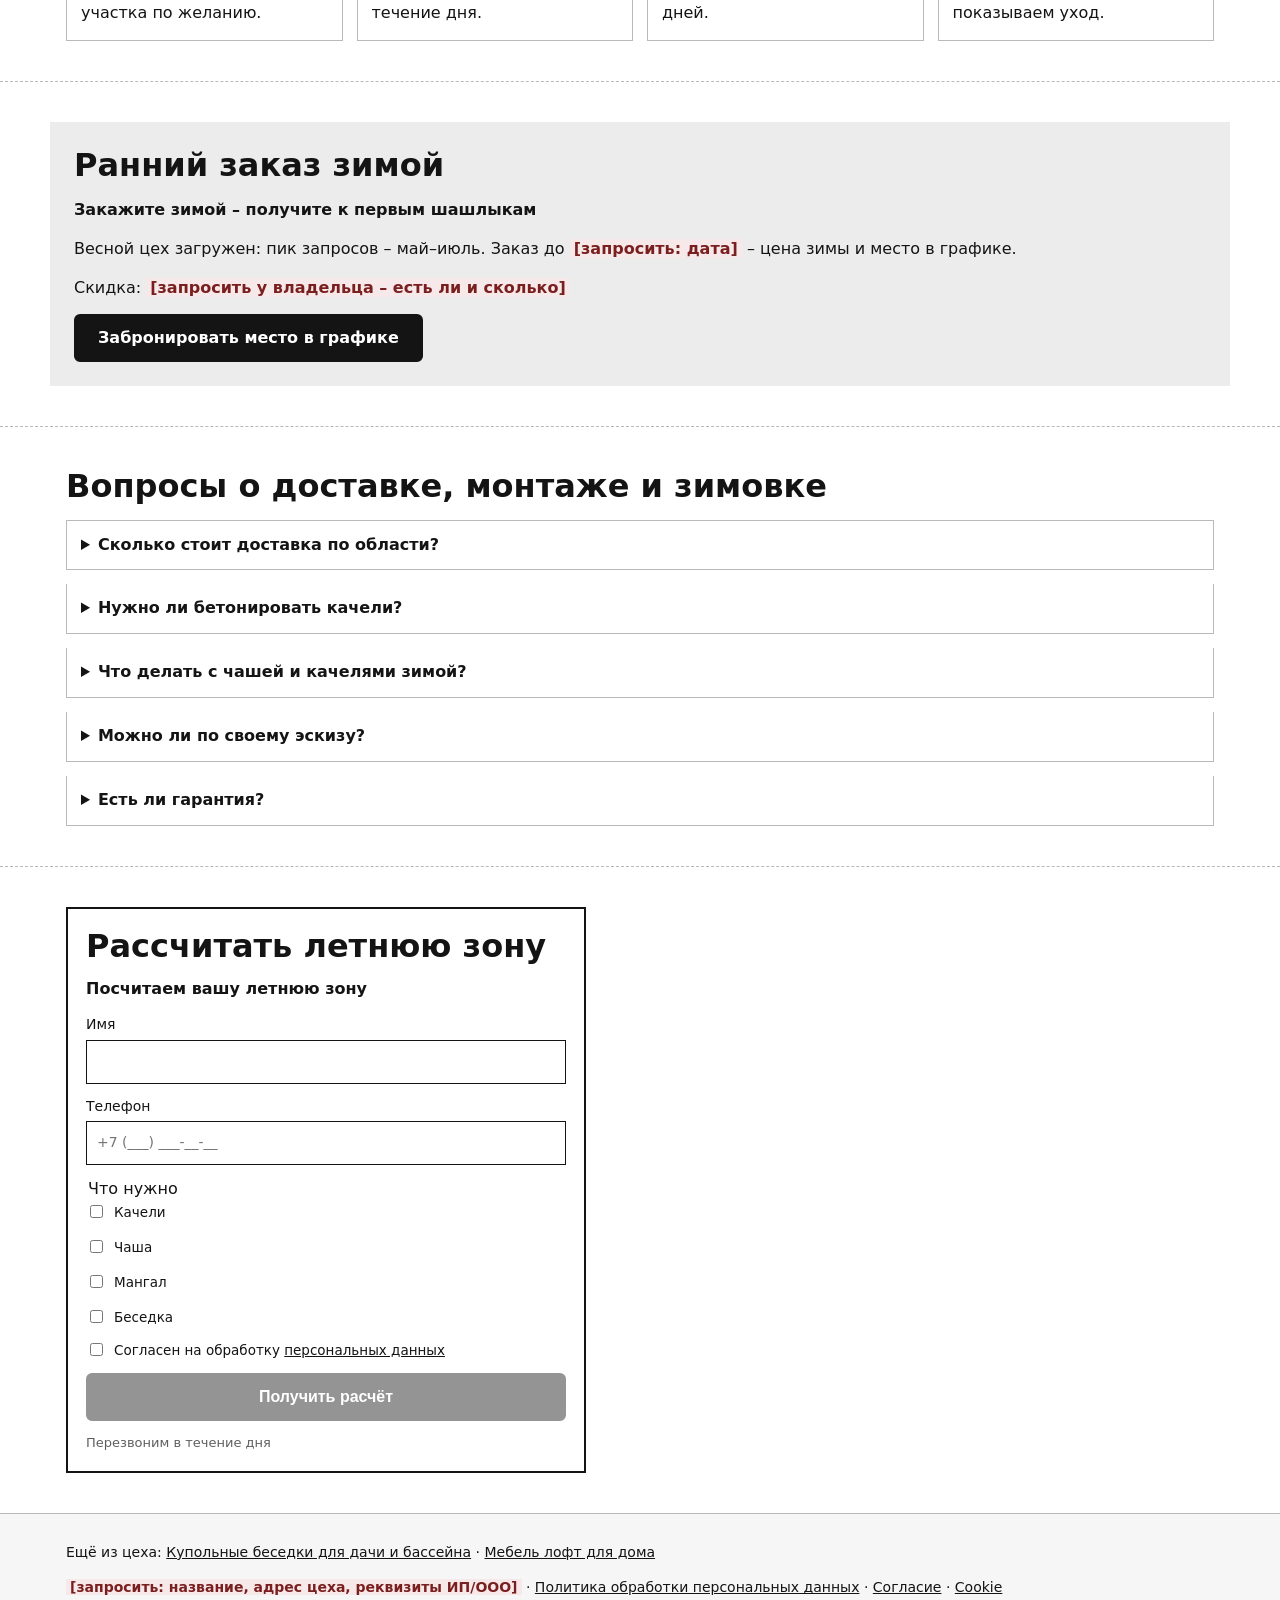
<file: prototipy/leto.html>
<!doctype html>
<html lang="ru">
<head>
<meta charset="utf-8">
<meta name="viewport" content="width=device-width,initial-scale=1,viewport-fit=cover">
<meta name="robots" content="noindex,nofollow">
<title>Прототип – Лето (/sad-i-otdyh)</title>
<!-- kit.css вставляется целиком внутрь <style> (прототип – один файл, открывается без интернета) -->
<style>/* Комплект чёрно-белого прототипа (маркетолог → site-prototype).
   Прототип показывает смысл, текст, порядок и действие – не дизайн. Цвета только серые; дизайнер делает визуал после «да» владельца.
   Блок: <section class="w-block" data-n="1" data-name="Первый экран" data-question="вопрос клиента" data-proof="опора"> */
:root {
  --ink: #141414; --muted: #5f5f5f; --line: #b9b9b9; --fill: #ececec; --fill2: #f6f6f6; --paper: #ffffff;
  --note: #fff6c8; --note-line: #c9b44a; --ask: #7a1f1f;
  --font: system-ui, -apple-system, "Segoe UI", Roboto, sans-serif;
  --mono: ui-monospace, Menlo, Consolas, monospace;
  --wrap: 1180px;
}
* { box-sizing: border-box; }
html { -webkit-text-size-adjust: 100%; }
body { margin: 0; background: var(--paper); color: var(--ink); font: 16px/1.55 var(--font); }
img { max-width: 100%; }
a { color: var(--ink); }
h1, h2, h3 { margin: 0; line-height: 1.2; text-wrap: balance; }
h1 { font-size: clamp(28px, 4.2vw, 46px); }
h2 { font-size: clamp(22px, 3vw, 32px); }
h3 { font-size: 18px; }
p { margin: 0; }
.w-wrap { max-width: var(--wrap); margin: 0 auto; padding-left: max(16px, env(safe-area-inset-left, 0px)); padding-right: max(16px, env(safe-area-inset-right, 0px)); }
.w-stack { display: grid; gap: 14px; }
.w-muted { color: var(--muted); }

/* Панель прототипа: переключатели «Логика» и «Комментарии» */
.w-bar { position: sticky; top: 0; z-index: 50; background: var(--ink); color: #fff; font: 13px/1.3 var(--mono); }
.w-bar .w-wrap { display: flex; flex-wrap: wrap; gap: 8px 16px; align-items: center; padding-block: 8px; }
.w-bar b { font-weight: 600; }
.w-bar label { display: inline-flex; gap: 6px; align-items: center; cursor: pointer; }

/* Блок и его подпись логики */
.w-block { border-top: 1px dashed var(--line); padding-block: 40px; position: relative; }
.w-logic { display: none; font: 12.5px/1.45 var(--mono); background: var(--fill2); border: 1px solid var(--line); padding: 8px 10px; margin-bottom: 18px; }
body.show-logic .w-logic { display: block; }
.w-logic b { font-weight: 700; }
.w-note { display: none; background: var(--note); border: 1px dashed var(--note-line); padding: 8px 10px; font-size: 13.5px; margin-top: 12px; }
body.show-notes .w-note { display: block; }
.w-note::before { content: "Дизайнеру: "; font-weight: 700; }
.w-seo { display: none; font: 13px/1.5 var(--mono); background: #eef3ff; border: 1px solid #8aa0d6; padding: 12px 14px; margin: 12px auto; max-width: var(--wrap); }
body.show-seo .w-seo { display: block; }
.w-seo table { border-collapse: collapse; width: 100%; }
.w-seo td { border-top: 1px solid #c9d4ee; padding: 4px 6px; vertical-align: top; }
.w-seo td:first-child { white-space: nowrap; font-weight: 700; width: 1%; }
.w-seo .bad { color: var(--ask); font-weight: 700; }
.w-seo ul { margin: 0; padding-left: 18px; }
.w-ask { color: var(--ask); font-weight: 600; background: #f7e9e9; padding: 0 4px; }

/* Место под фото/видео/схему: роль, а не «картинка» */
.w-media { background: repeating-linear-gradient(45deg, var(--fill), var(--fill) 10px, var(--fill2) 10px, var(--fill2) 20px);
  border: 1px solid var(--line); min-height: 220px; display: grid; place-items: center; text-align: center; padding: 16px;
  color: var(--muted); font-size: 14px; }
.w-media::before { content: "▣ "; }
.w-media.small { min-height: 120px; }

/* Кнопки */
.w-btn { display: inline-flex; align-items: center; justify-content: center; min-height: 48px; padding: 0 22px; border: 2px solid var(--ink);
  background: var(--ink); color: #fff; font-weight: 600; text-decoration: none; border-radius: 6px; cursor: pointer; font-size: 16px; }
.w-btn.ghost { background: transparent; color: var(--ink); }
.w-btn[disabled] { opacity: .45; cursor: not-allowed; }
.w-hint { font-size: 13px; color: var(--muted); }

/* Шапка */
.w-header .w-wrap { display: flex; flex-wrap: wrap; gap: 10px 20px; align-items: center; justify-content: space-between; padding-block: 12px; }
.w-logo { border: 2px solid var(--ink); padding: 6px 10px; font-weight: 700; }
.w-descr { font-size: 13.5px; color: var(--muted); max-width: 34ch; }
.w-contacts-top { display: grid; gap: 2px; font-size: 14px; text-align: right; }
.w-nav { display: flex; flex-wrap: wrap; gap: 6px 18px; font-size: 14.5px; border-top: 1px solid var(--line); padding-block: 8px; }

/* Первый экран */
.w-hero { display: grid; grid-template-columns: 1.1fr .9fr; gap: 32px; align-items: center; }
.w-hero ul { margin: 0; padding-left: 20px; display: grid; gap: 6px; }
.w-actions { display: flex; flex-wrap: wrap; gap: 10px; align-items: center; }

/* Сетки и карточки */
.w-grid { display: grid; grid-template-columns: repeat(var(--cols, 3), minmax(0, 1fr)); gap: 14px; }
.w-card { border: 1px solid var(--line); padding: 16px; display: grid; gap: 8px; align-content: start; min-width: 0; }
.w-card .w-media { min-height: 140px; }
.w-price { font-weight: 700; }

/* Этапы */
.w-steps { list-style: none; margin: 0; padding: 0; display: grid; grid-template-columns: repeat(var(--cols, 4), minmax(0, 1fr)); gap: 14px; counter-reset: st; }
.w-steps li { border: 1px solid var(--line); padding: 14px; counter-increment: st; display: grid; gap: 6px; }
.w-steps li::before { content: counter(st); font-weight: 700; font-size: 22px; }

/* Таблица */
.w-table-wrap { overflow-x: auto; }
.w-table { width: 100%; border-collapse: collapse; font-size: 15px; }
.w-table th, .w-table td { border: 1px solid var(--line); padding: 8px 10px; text-align: left; vertical-align: top; }
.w-table th { background: var(--fill2); }

/* FAQ */
.w-faq details { border: 1px solid var(--line); padding: 12px 14px; }
.w-faq details + details { border-top: 0; }
.w-faq summary { font-weight: 600; cursor: pointer; }

/* Форма */
.w-form { border: 2px solid var(--ink); padding: 18px; display: grid; gap: 12px; max-width: 520px; }
.w-field { display: grid; gap: 4px; font-size: 14px; }
.w-field input, .w-field select { min-height: 44px; border: 1px solid var(--ink); padding: 0 10px; font: inherit; background: #fff; }
.w-check { display: flex; gap: 8px; align-items: flex-start; font-size: 13.5px; }

/* Полоса призыва */
.w-cta { background: var(--fill); padding: 24px; display: flex; flex-wrap: wrap; gap: 14px; align-items: center; justify-content: space-between; }

/* Подвал */
.w-footer { background: var(--fill2); border-top: 1px solid var(--line); padding-block: 28px; font-size: 14px; }

/* Липкая панель действий на телефоне */
.w-sticky { display: none; }
header.w-block { padding-block: 0; border-top: 0; }
header.w-block > .w-logic { margin: 8px auto; max-width: var(--wrap); }

@media (max-width: 760px) {
  .w-hide-m { display: none !important; }
  /* Мобильная шапка: логотип, короткий дескриптор и «Меню»; звонок и мессенджеры – в липкой панели снизу */
  .w-header .w-wrap { flex-wrap: nowrap; padding-block: 8px; gap: 10px; }
  .w-header .w-contacts-top, .w-header .w-wrap > .w-btn, .w-nav { display: none !important; }
  .w-header .w-descr { font-size: 12px; line-height: 1.3; }
  .w-header > .w-wrap:first-of-type::after { content: "☰ Меню"; margin-left: auto; border: 1px solid var(--ink); padding: 6px 10px; font-size: 13px; white-space: nowrap; }
  .w-hero .w-media, .w-block[data-n="1"] .w-media:first-of-type { min-height: 160px; }
  .w-bar .w-wrap { padding-block: 4px; gap: 4px 10px; font-size: 11px; }
  .w-hero { grid-template-columns: 1fr; }
  .w-grid { grid-template-columns: repeat(var(--cols-m, 2), minmax(0, 1fr)); }
  .w-steps { grid-template-columns: 1fr; }
  .w-contacts-top { text-align: left; }
  .w-block { padding-block: 28px; }
  .w-sticky { display: grid; grid-template-columns: 1fr 1fr; gap: 8px; position: fixed; left: 0; right: 0; bottom: 0; z-index: 40;
    padding: 8px max(12px, env(safe-area-inset-right, 0px)) calc(8px + env(safe-area-inset-bottom, 0px)) max(12px, env(safe-area-inset-left, 0px));
    background: #fff; border-top: 1px solid var(--line); }
  body { padding-bottom: 72px; }
}
@media (max-width: 420px) { .w-grid.one-m { grid-template-columns: 1fr; } }
</style>
</head>
<body>
<!-- Прототип лендинга «Лето». Источник текста: docs/marketing/2026-10-19-leto.md (план и тексты), SEO: docs/marketing/seo-leto.md.
     H2 – из SEO-задания; строка под H2 – заголовок блока из плана маркетолога (оставлены оба, выбор за владельцем). -->
<div class="w-bar"><div class="w-wrap">
  <b>Прототип · Цех металл + дерево · Лето (/sad-i-otdyh) · версия 21.10.2026</b>
  <label><input type="checkbox" id="t-logic"> Логика блоков</label>
  <label><input type="checkbox" id="t-notes"> Комментарии дизайнеру</label>
  <label><input type="checkbox" id="t-seo"> SEO страницы</label>
  <span>Меток «запросить»: <b id="ask-count">0</b></span>
</div></div>

<script type="application/json" id="w-seo">{"title": "Качели, беседки, костровые чаши для дачи – цех в Новосибирске", "description": "Садовые качели, костровые чаши, мангалы с крышей и беседки из металла и дерева. Своё производство в Новосибирской области, доставка и монтаж.", "h1": "Летняя зона для дачи из металла и дерева – от цеха в Новосибирской области", "zapros": "беседки и качели для дачи новосибирск (доп.: качели садовые 26 589, беседка для дачи 13 516, пергола 12 422, костровая чаша 7 237, дровница 4 707, мангал с крышей 2 769 – Wordstat НСО, год); интент коммерческий, местный", "schema": "FAQPage – по видимым вопросам (после ответов цеха); Product – по карточкам только с видимой ценой (сейчас цен нет – не размечать); Organization – когда будут реквизиты", "links": ["/kupolnye-besedki – Купольные беседки для дачи и бассейна", "/mebel-loft – Мебель лофт для дома"]}</script>
<div class="w-seo" id="w-seo-box"></div>

<!-- блок 0: шапка – кто мы и как связаться; текст дескриптора из плана -->
<header class="w-header w-block" data-n="0" data-name="Шапка" data-question="Кто вы и как связаться?" data-proof="дескриптор, телефон, мессенджер">
  <div class="w-wrap">
    <span class="w-logo">ЛОГО</span>
    <span class="w-descr">Цех металл + дерево. Качели, костровые чаши, мангальные зоны и беседки для дачи – Новосибирская область <span class="w-ask w-hide-m">[запросить: название и логотип]</span></span>
    <span class="w-contacts-top"><a href="#zayavka"><span class="w-ask">[запросить: телефон и WhatsApp]</span></a><span class="w-muted">WhatsApp</span></span>
    <a class="w-btn ghost" href="#zayavka">Рассчитать комплект</a>
  </div>
  <nav class="w-wrap w-nav"><a href="#chto-delaem">Что делаем</a><a href="#nabory">Наборы</a><a href="#materialy">Из чего</a><a href="#raboty">Работы</a><a href="#kak-zakazat">Как заказать</a><a href="#voprosy">Вопросы</a></nav>
</header>

<main>
  <!-- блок 1: первый экран – оффер; снимает «сделаете ли мне летнюю зону»; текст из плана, H1 из SEO-задания -->
  <section class="w-block" data-n="1" data-name="Первый экран" data-question="Сделаете мне летнюю зону на дачу?" data-proof="спрос НСО; цех металл + дерево">
    <div class="w-wrap">
      <div class="w-hero">
        <div class="w-stack">
          <h1>Летняя зона для дачи из металла и дерева – от цеха в Новосибирской области</h1>
          <p>Качели, костровые чаши, мангалы и беседки. Делаем сами, привозим и ставим.</p>
          <ul>
            <li><b>Своё производство</b> – металл и дерево в одном цеху, без перекупщиков</li>
            <li><b>Под ваш участок</b> – размеры, цвет каркаса, порода дерева</li>
            <li><b>Доставка и монтаж</b> по области <span class="w-ask">[запросить: радиус и цену]</span></li>
          </ul>
          <div class="w-actions"><a class="w-btn" href="#zayavka">Рассчитать комплект</a><a class="w-btn ghost" href="#zayavka">Написать в WhatsApp</a></div>
          <p class="w-hint">Ответим в течение дня, пришлём 2–3 варианта с ценой</p>
        </div>
        <div class="w-media" data-alt="Садовые качели и костровая чаша из металла на дачном участке в Новосибирской области">Летняя зона на участке – качели и костровая чаша вечером, огонь, люди без лиц крупно. Доказывает: это готовое место отдыха, а не «металл»</div>
      </div>
      <p class="w-note">Фото – живая работа цеха, не сток; вечерний свет, огонь в чаше. Срок «в течение дня» подтвердить у владельца до вёрстки. На телефоне фото под кнопкой, кнопка в первом окне.</p>
    </div>
  </section>

  <!-- блок 2: ассортимент 4 карточки; снимает «что можно заказать и почём»; цены рынка – подсказка владельцу -->
  <section class="w-block" id="chto-delaem" data-n="2" data-name="Что делаем" data-question="Что именно можно заказать и почём?" data-proof="ассортимент; цены рынка НСО как ориентир (Avito 27.08.2026)">
    <div class="w-wrap w-stack">
      <h2>Качели, костровые чаши, мангалы и беседки – что делаем и почём</h2>
      <p><b>Четыре вещи, ради которых едут на дачу</b></p>
      <div class="w-grid" style="--cols:4;--cols-m:1">
        <article class="w-card"><div class="w-media small" data-alt="Садовые качели из металла и дерева с крышей для дачи">Качели цеха на участке, видно каркас и сиденье. Доказывает: вещь есть и выглядит так</div><h3>Садовые качели</h3><p>2- и 3-местные, с крышей и без.</p><p class="w-muted">Ориентир рынка НСО: 25–32 тыс. ₽ (Avito).</p><p class="w-note">Ориентир рынка – в бою убрать: подсказка владельцу для цены, не текст клиенту.</p><p>Наша цена: <span class="w-ask">[запросить: цена качелей]</span></p><a class="w-btn ghost" href="#zayavka">Хочу такую</a></article>
        <article class="w-card"><div class="w-media small" data-alt="Костровая чаша из металла с решёткой-гриль">Чаша с огнём, рядом крышка и решётка-гриль. Доказывает: три размера и комплектация видны</div><h3>Костровые чаши</h3><p>Ø 600 / 800 / 1000 мм, крышка, решётка-гриль.</p><p class="w-muted">Ориентир рынка: 6–27 тыс. ₽.</p><p class="w-note">Ориентир рынка – в бою убрать.</p><p>Наша цена: <span class="w-ask">[запросить: цена чаш по размерам]</span></p><a class="w-btn ghost" href="#zayavka">Хочу такую</a></article>
        <article class="w-card"><div class="w-media small" data-alt="Мангал с крышей, столом и полкой для дров">Мангальная зона: крыша, стол, полка с дровами. Доказывает: это зона, а не голый мангал</div><h3>Мангалы и мангальные зоны</h3><p>С крышей, столом, полкой для дров.</p><p class="w-muted">Ориентир рынка: 8–80 тыс. ₽.</p><p class="w-note">Ориентир рынка – в бою убрать.</p><p>Наша цена: <span class="w-ask">[запросить: цена мангалов]</span></p><a class="w-btn ghost" href="#zayavka">Хочу такую</a></article>
        <article class="w-card"><div class="w-media small" data-alt="Беседка и пергола с металлическим каркасом и деревом для дачи">Беседка или пергола цеха: металлический каркас, дерево, поликарбонат. Доказывает: делаем и навесы, и перголы</div><h3>Беседки, навесы и перголы</h3><p>Металлический каркас, дерево, поликарбонат.</p><p class="w-muted">Ориентир рынка: 28–90 тыс. ₽ за типовую.</p><p class="w-note">Ориентир рынка – в бою убрать.</p><p>Наша цена: <span class="w-ask">[запросить: цена беседок и пергол]</span></p><a class="w-btn ghost" href="#zayavka">Хочу такую</a></article>
      </div>
      <p class="w-note">«Хочу такую» ведёт к форме и заранее отмечает нужный пункт «что нужно». На телефоне карточки в одну колонку, кнопка в каждой.</p>
    </div>
  </section>

  <!-- блок 3: наборы; снимает «как будет выглядеть вместе»; текст из плана -->
  <section class="w-block" id="nabory" data-n="3" data-name="Соберите зону" data-question="Как это будет выглядеть вместе?" data-proof="готовые наборы (3 шт.)">
    <div class="w-wrap w-stack">
      <h2>Готовые наборы для летней зоны</h2>
      <p><b>Готовые наборы – чтобы не собирать по частям</b></p>
      <div class="w-grid" style="--cols:3;--cols-m:1">
        <article class="w-card"><div class="w-media small" data-alt="Набор Вечер у огня: костровая чаша, скамьи и дровница">Чаша, 2 скамьи и дровница одной композицией на участке. Доказывает: вещи сочетаются между собой</div><h3>«Вечер у огня»</h3><p>Костровая чаша + 2 скамьи + дровница.</p></article>
        <article class="w-card"><div class="w-media small" data-alt="Набор Шашлычная: мангал с крышей, стол и полка для дров">Мангал с крышей, стол и полка для дров вместе. Доказывает: готовое место для готовки</div><h3>«Шашлычная»</h3><p>Мангал с крышей + стол + полка для дров.</p></article>
        <article class="w-card"><div class="w-media small" data-alt="Набор Семейная: качели, беседка 3×3 и стол с лавками">Качели рядом с беседкой 3×3, стол с лавками. Доказывает: зона на всю семью</div><h3>«Семейная»</h3><p>Качели + беседка 3×3 + стол с лавками.</p></article>
      </div>
      <p>Цена набора: <span class="w-ask">[запросить: цена каждого набора]</span></p>
      <div class="w-actions"><a class="w-btn" href="#zayavka">Рассчитать набор</a></div>
    </div>
  </section>

  <!-- блок 4: материалы; снимает «не сгниёт и не проржавеет»; шоу-рум узла в разрезе -->
  <section class="w-block" id="materialy" data-n="4" data-name="Из чего делаем" data-question="Не сгниёт и не проржавеет?" data-proof="металл, покрытие, порода дерева – запросить у цеха">
    <div class="w-wrap w-stack">
      <h2>Из чего делаем: металл, покрытие, дерево</h2>
      <p><b>Чтобы стояло больше одного сезона</b></p>
      <div class="w-hero">
        <ul>
          <li><b>Каркас</b> – профильная труба <span class="w-ask">[запросить: сечение]</span>, сварка, грунт + порошковая краска <span class="w-ask">[запросить: грунт и краска]</span></li>
          <li><b>Дерево</b> – <span class="w-ask">[запросить: порода, пропитка]</span></li>
          <li><b>Чаши</b> – сталь <span class="w-ask">[запросить: толщина]</span> мм</li>
        </ul>
        <div class="w-media" data-alt="Узел садовой конструкции в разрезе: сварной шов, покрытие, крепёж дерева">Узел в разрезе с номерами: 1 – шов, 2 – покрытие, 3 – крепёж дерева. Доказывает: видно, почему не ржавеет и не гниёт</div>
      </div>
      <p class="w-note">Шоу-рум: по нажатию на номер – пояснение к узлу. На телефоне номера крупные, пояснение раскрывается под фото.</p>
    </div>
  </section>

  <!-- блок 5: работы; снимает «вы правда это делали»; материала нет – задача собрать фото -->
  <section class="w-block" id="raboty" data-n="5" data-name="Работы" data-question="Вы правда это делали?" data-proof="фото работ цеха – запросить">
    <div class="w-wrap w-stack">
      <h2>Наши работы на участках</h2>
      <p><b>Что уже стоит на участках</b></p>
      <p><span class="w-ask">[запросить у цеха: 6–9 фото работ на участках; номера машин и лица размыть]</span></p>
      <div class="w-grid" style="--cols:3;--cols-m:2">
        <div class="w-media small" data-alt="Садовые качели на участке в Новосибирской области – работа цеха">Качели на участке клиента. Доказывает: стоят у живых людей</div>
        <div class="w-media small" data-alt="Костровая чаша на даче – работа цеха">Костровая чаша на даче, после сезона. Доказывает: не прогорела</div>
        <div class="w-media small" data-alt="Мангальная зона с крышей на участке – работа цеха">Мангальная зона на участке. Доказывает: делаем зоны целиком</div>
        <div class="w-media small" data-alt="Беседка из металла и дерева на участке – работа цеха">Беседка на участке. Доказывает: крупные вещи тоже наши</div>
        <div class="w-media small" data-alt="Пергола на дачном участке – работа цеха">Пергола над площадкой. Доказывает: делаем перголы</div>
        <div class="w-media small" data-alt="Набор у костровой чаши со скамьями на даче – работа цеха">Набор целиком на участке. Доказывает: наборы реальны</div>
      </div>
      <p class="w-note">Лента с прокруткой вбок внутри блока (не страницы); подпись под фото: что и где (район НСО). Номера машин и лица размыты.</p>
    </div>
  </section>

  <!-- блок 6: этапы; снимает «что будет после заявки»; сроки запросить -->
  <section class="w-block" id="kak-zakazat" data-n="6" data-name="Как заказать" data-question="Что будет после заявки?" data-proof="регламент цеха – запросить сроки">
    <div class="w-wrap w-stack">
      <h2>Как заказать: 4 шага</h2>
      <p><b>От заявки до огня – 4 шага</b></p>
      <ol class="w-steps" style="--cols:4">
        <li><b>Заявка</b><span>Размеры, что хотите, фото участка по желанию.</span></li>
        <li><b>Расчёт</b><span>2–3 варианта с ценой в течение дня.</span></li>
        <li><b>Изготовление</b><span><span class="w-ask">[запросить: срок]</span> рабочих дней.</span></li>
        <li><b>Доставка и сборка</b><span>Привозим, ставим, показываем уход.</span></li>
      </ol>
    </div>
  </section>

  <!-- блок 7: ранний заказ; снимает «почему сейчас, а не в мае»; опора – сезонность спроса -->
  <section class="w-block" data-n="7" data-name="Скидка за ранний заказ" data-question="Почему заказывать сейчас, а не в мае?" data-proof="сезонность спроса (пик июнь–июль, Wordstat НСО)">
    <div class="w-wrap w-cta">
      <div class="w-stack">
        <h2>Ранний заказ зимой</h2>
        <p><b>Закажите зимой – получите к первым шашлыкам</b></p>
        <p>Весной цех загружен: пик запросов – май–июль. Заказ до <span class="w-ask">[запросить: дата]</span> – цена зимы и место в графике.</p>
        <p>Скидка: <span class="w-ask">[запросить у владельца – есть ли и сколько]</span></p>
      </div>
      <a class="w-btn" href="#zayavka">Забронировать место в графике</a>
    </div>
    <div class="w-wrap"><p class="w-note">Если владелец не даёт скидку и «цену зимы» – блок переписать в «место в графике» без цены, обещание не оставлять без опоры.</p></div>
  </section>

  <!-- блок 8: вопросы; снимает «доставка, сборка, зимовка»; ответы цеха запросить -->
  <section class="w-block" id="voprosy" data-n="8" data-name="Вопросы" data-question="Доставка, сборка, зимовка?" data-proof="ответы цеха – запросить">
    <div class="w-wrap w-stack w-faq">
      <h2>Вопросы о доставке, монтаже и зимовке</h2>
      <details><summary>Сколько стоит доставка по области?</summary><p><span class="w-ask">[запросить: цена доставки по области]</span></p></details>
      <details><summary>Нужно ли бетонировать качели?</summary><p><span class="w-ask">[запросить: нужно ли бетонировать качели]</span></p></details>
      <details><summary>Что делать с чашей и качелями зимой?</summary><p><span class="w-ask">[запросить: уход зимой]</span></p></details>
      <details><summary>Можно ли по своему эскизу?</summary><p>Да, присылайте фото или рисунок.</p></details>
      <details><summary>Есть ли гарантия?</summary><p><span class="w-ask">[запросить: гарантия]</span></p></details>
    </div>
  </section>

  <!-- блок 9: заявка; квиза нет – чекбоксы «что нужно» -->
  <section class="w-block" id="zayavka" data-n="9" data-name="Заявка" data-question="Как сделать первый шаг?" data-proof="расчёт с ценой после заявки">
    <div class="w-wrap">
      <form class="w-form" onsubmit="event.preventDefault()">
        <h2>Рассчитать летнюю зону</h2>
        <p><b>Посчитаем вашу летнюю зону</b></p>
        <label class="w-field">Имя<input id="f-name" autocomplete="name"></label>
        <label class="w-field">Телефон<input id="f-phone" inputmode="tel" placeholder="+7 (___) ___-__-__"></label>
        <fieldset class="w-stack" style="border:0;padding:0;margin:0">
          <legend>Что нужно</legend>
          <label class="w-check"><input type="checkbox" name="nuzhno" value="kacheli"> <span>Качели</span></label>
          <label class="w-check"><input type="checkbox" name="nuzhno" value="chasha"> <span>Чаша</span></label>
          <label class="w-check"><input type="checkbox" name="nuzhno" value="mangal"> <span>Мангал</span></label>
          <label class="w-check"><input type="checkbox" name="nuzhno" value="besedka"> <span>Беседка</span></label>
        </fieldset>
        <label class="w-check"><input type="checkbox" id="f-agree" data-agree> <span>Согласен на обработку <a href="#">персональных данных</a></span></label>
        <button class="w-btn" id="f-send" type="submit" disabled>Получить расчёт</button>
        <p class="w-hint">Перезвоним в течение дня</p>
      </form>
      <p class="w-note">Квиза нет. Галочка согласия пустая, кнопка активна только после неё. Пункты «что нужно» – можно несколько.</p>
    </div>
  </section>
</main>

<footer class="w-footer"><div class="w-wrap w-stack">
  <span>Ещё из цеха: <a href="/kupolnye-besedki">Купольные беседки для дачи и бассейна</a> · <a href="/mebel-loft">Мебель лофт для дома</a></span>
  <span><span class="w-ask">[запросить: название, адрес цеха, реквизиты ИП/ООО]</span> · <a href="#">Политика обработки персональных данных</a> · <a href="#">Согласие</a> · <a href="#">Cookie</a></span>
</div></footer>

<div class="w-sticky"><a class="w-btn" href="#zayavka">Позвонить</a><a class="w-btn ghost" href="#zayavka">Написать</a></div>
<p class="w-note w-wrap">Липкая панель: «Позвонить» – tel:, «Написать» – WhatsApp; номер запросить (метка в шапке).</p>

<script>
// Переключатели прототипа и подпись логики над каждым блоком (по умолчанию скрыто).
document.querySelectorAll('.w-block').forEach(function (b) {
  var d = b.dataset, el = document.createElement('div');
  el.className = 'w-logic';
  el.innerHTML = '<b>Блок ' + (d.n || '?') + ' · ' + (d.name || '') + '</b><br>Вопрос клиента: ' + (d.question || '–') + '<br>Опора: ' + (d.proof || '–');
  if (b.tagName === 'HEADER') b.prepend(el); else (b.querySelector('.w-wrap') || b).prepend(el);
});
document.getElementById('t-logic').addEventListener('change', function (e) { document.body.classList.toggle('show-logic', e.target.checked); });
document.getElementById('t-notes').addEventListener('change', function (e) { document.body.classList.toggle('show-notes', e.target.checked); });
document.getElementById('t-seo').addEventListener('change', function (e) { document.body.classList.toggle('show-seo', e.target.checked); });
(function () {
  var src = document.getElementById('w-seo'), box = document.getElementById('w-seo-box');
  if (!src || !box) return;
  var d = JSON.parse(src.textContent), esc = function (t) { return String(t).replace(/[&<>]/g, function (c) { return { '&': '&amp;', '<': '&lt;', '>': '&gt;' }[c]; }); };
  var len = function (t, max) { return ' <span class="' + (t.length > max ? 'bad' : '') + '">(' + t.length + ' / ' + max + ')</span>'; };
  var heads = [].map.call(document.querySelectorAll('main h1, main h2, header h1'), function (h) { return '<li>' + h.tagName + ' – ' + esc(h.textContent.trim()) + '</li>'; }).join('');
  var alts = [].map.call(document.querySelectorAll('.w-media[data-alt]'), function (m) { return '<li>' + esc(m.dataset.alt) + '</li>'; }).join('');
  box.innerHTML = '<table><tr><td>title</td><td>' + esc(d.title) + len(d.title, 65) + '</td></tr><tr><td>description</td><td>' + esc(d.description) + len(d.description, 160) +
    '</td></tr><tr><td>запрос</td><td>' + esc(d.zapros || '–') + '</td></tr><tr><td>заголовки</td><td><ul>' + heads + '</ul></td></tr><tr><td>alt</td><td><ul>' + (alts || '<li>–</li>') +
    '</ul></td></tr><tr><td>разметка</td><td>' + esc(d.schema || '–') + '</td></tr><tr><td>ссылки</td><td><ul>' + (d.links || []).map(function (l) { return '<li>' + esc(l) + '</li>'; }).join('') + '</ul></td></tr></table>';
})();
document.getElementById('ask-count').textContent = document.querySelectorAll('.w-ask').length;
// Любая форма: галочка data-agree включает кнопку отправки своей формы.
document.querySelectorAll('form').forEach(function (f) {
  var a = f.querySelector('[data-agree]'), btn = f.querySelector('button[type="submit"], button:not([type])');
  if (a && btn) a.addEventListener('change', function () { btn.disabled = !a.checked; });
});
</script>
</body>
</html>
</file>
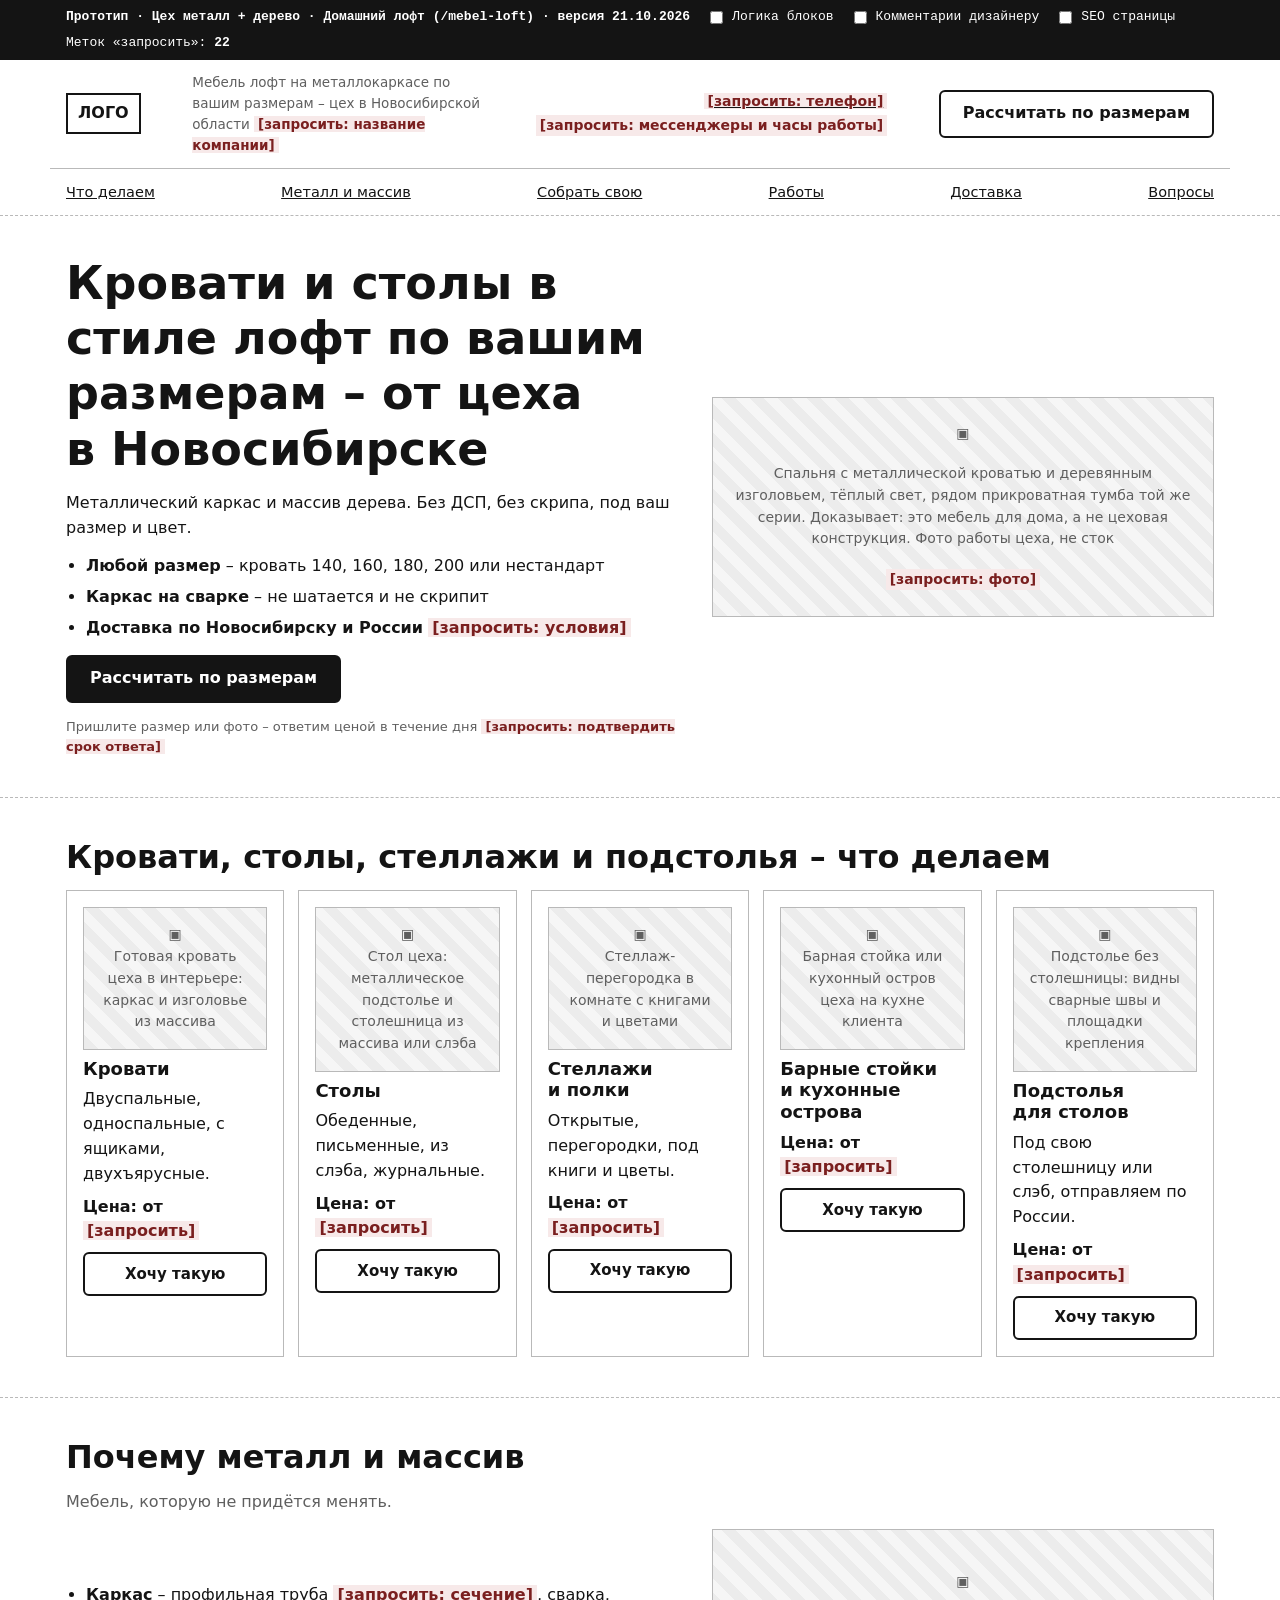
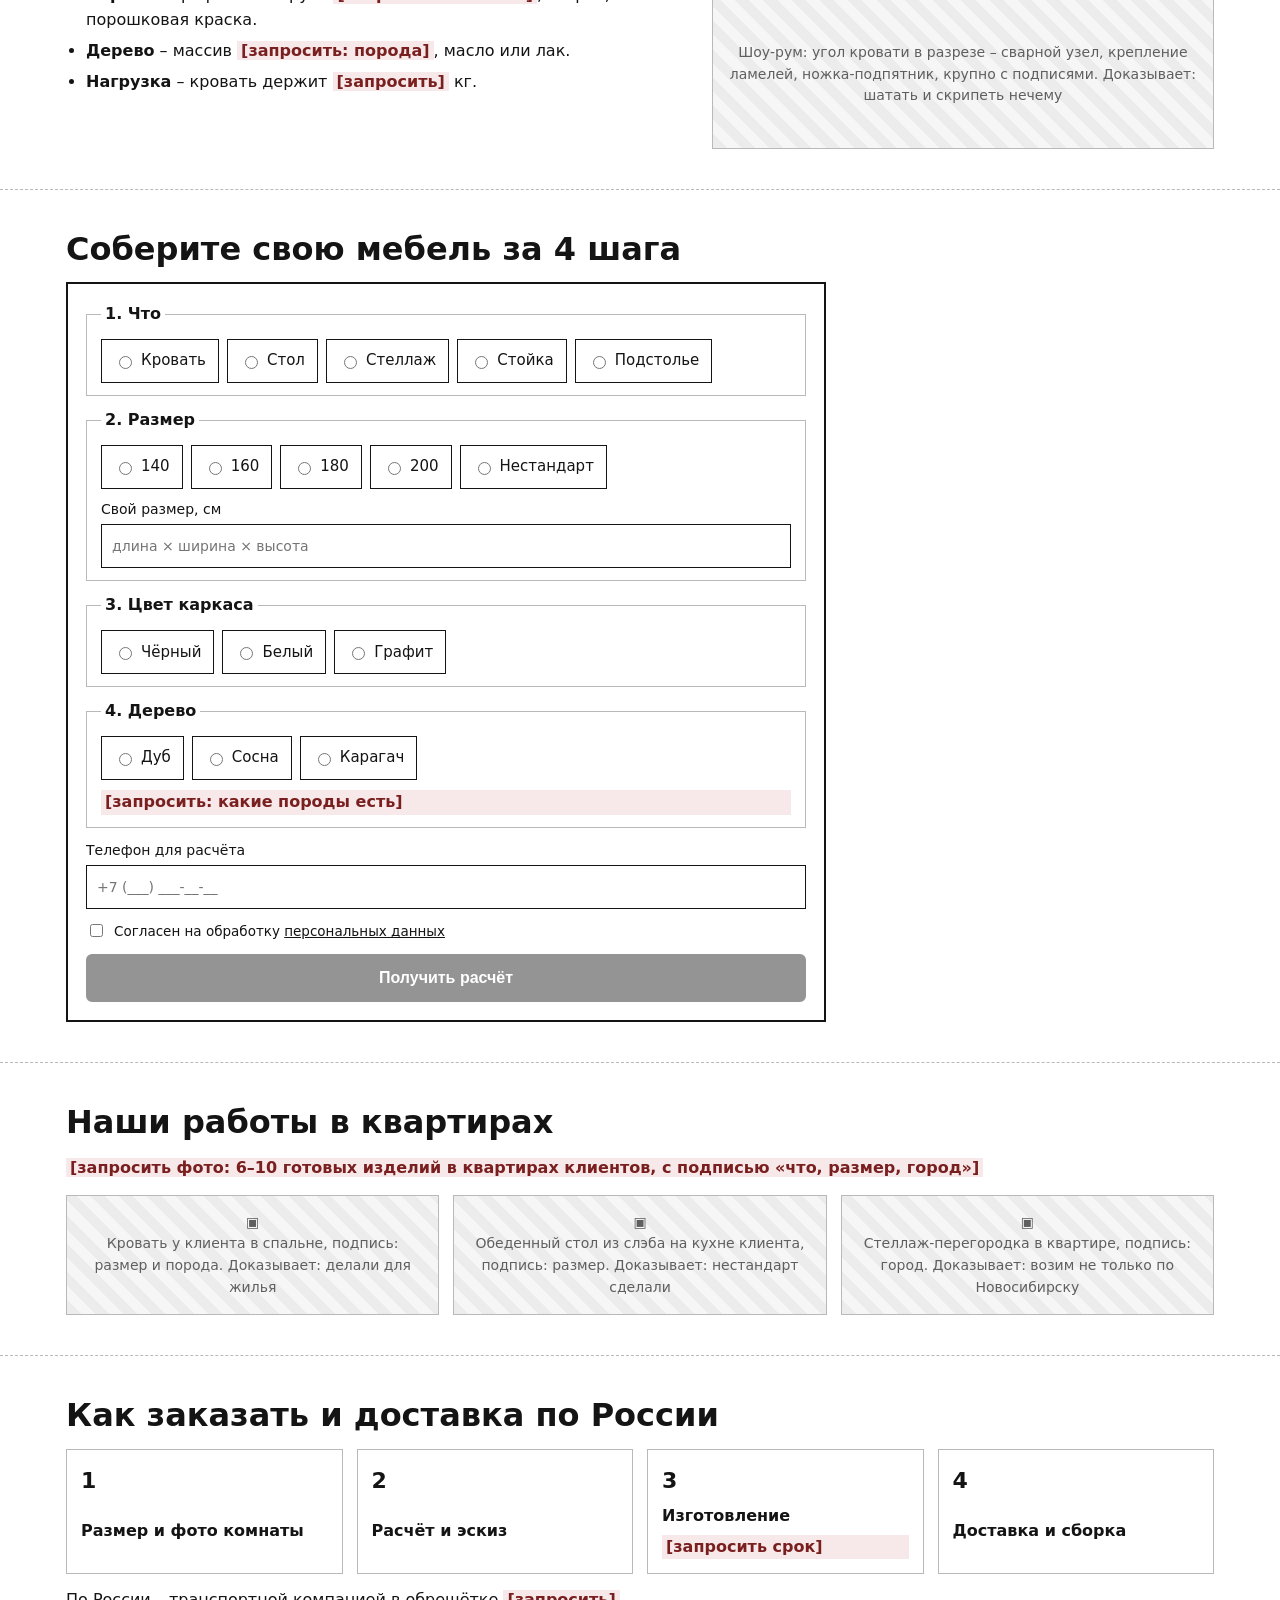
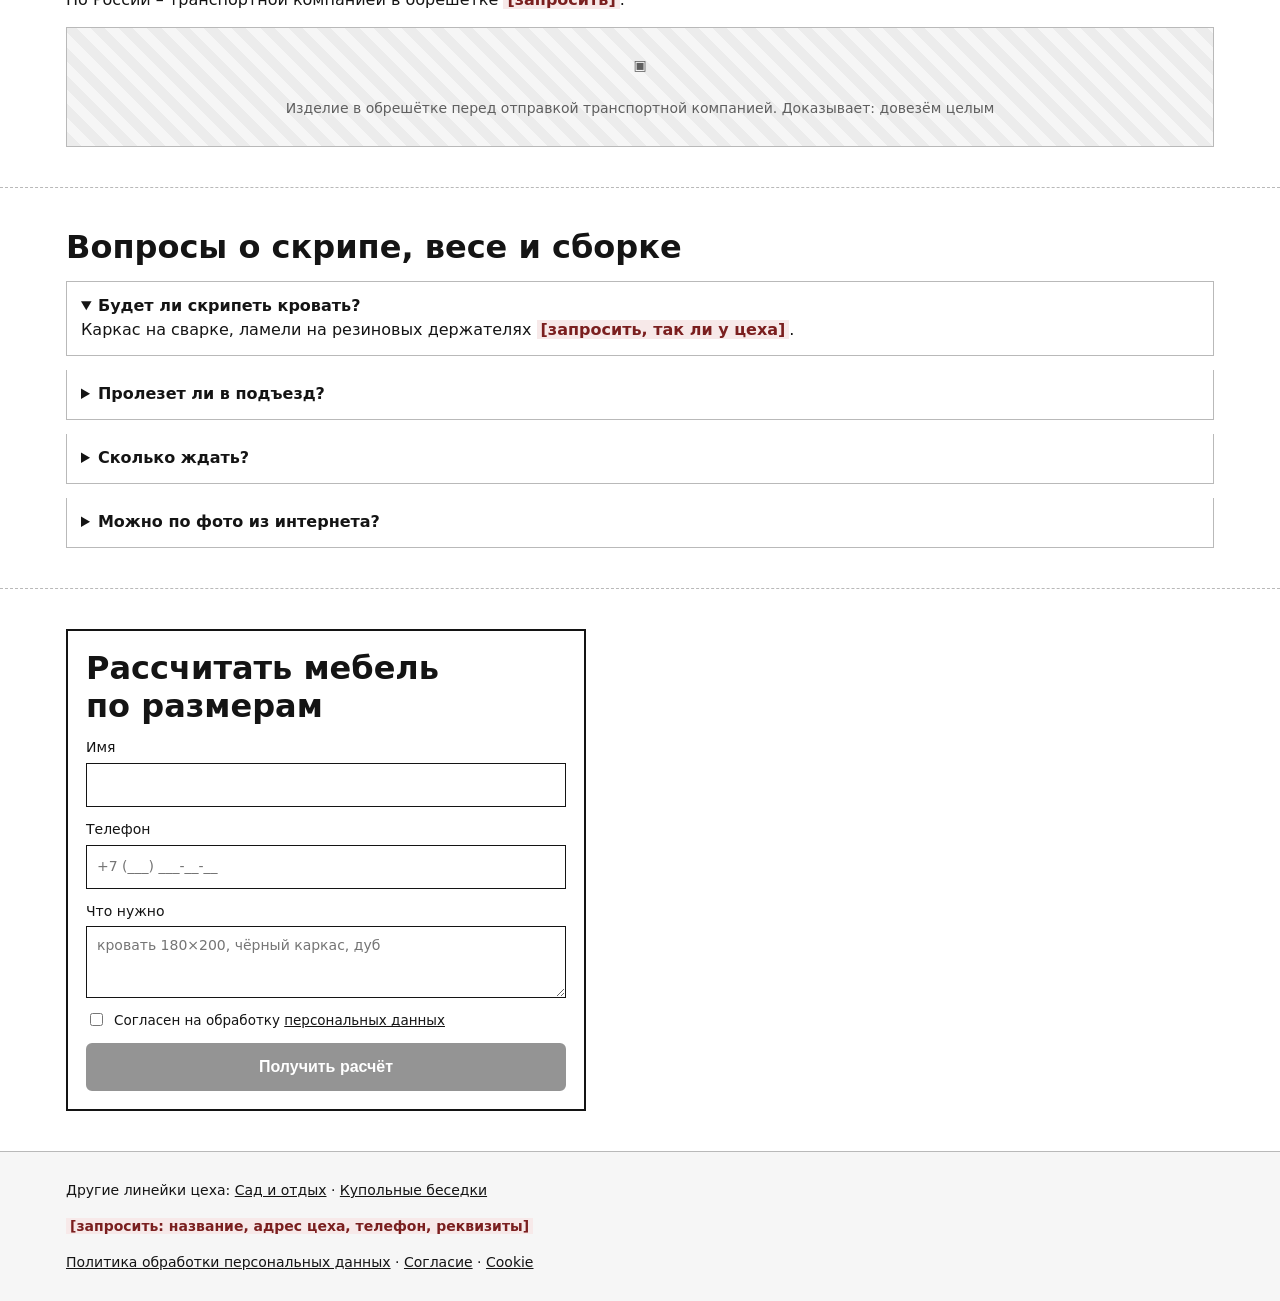
<file: prototipy/loft.html>
<!doctype html>
<html lang="ru">
<head>
<meta charset="utf-8">
<meta name="viewport" content="width=device-width,initial-scale=1,viewport-fit=cover">
<meta name="robots" content="noindex,nofollow">
<title>Прототип – Домашний лофт (/mebel-loft)</title>
<!-- kit.css вставляется целиком внутрь <style> (прототип – один файл, открывается без интернета) -->
<style>/* Комплект чёрно-белого прототипа (маркетолог → site-prototype).
   Прототип показывает смысл, текст, порядок и действие – не дизайн. Цвета только серые; дизайнер делает визуал после «да» владельца.
   Блок: <section class="w-block" data-n="1" data-name="Первый экран" data-question="вопрос клиента" data-proof="опора"> */
:root {
  --ink: #141414; --muted: #5f5f5f; --line: #b9b9b9; --fill: #ececec; --fill2: #f6f6f6; --paper: #ffffff;
  --note: #fff6c8; --note-line: #c9b44a; --ask: #7a1f1f;
  --font: system-ui, -apple-system, "Segoe UI", Roboto, sans-serif;
  --mono: ui-monospace, Menlo, Consolas, monospace;
  --wrap: 1180px;
}
* { box-sizing: border-box; }
html { -webkit-text-size-adjust: 100%; }
body { margin: 0; background: var(--paper); color: var(--ink); font: 16px/1.55 var(--font); }
img { max-width: 100%; }
a { color: var(--ink); }
h1, h2, h3 { margin: 0; line-height: 1.2; text-wrap: balance; }
h1 { font-size: clamp(28px, 4.2vw, 46px); }
h2 { font-size: clamp(22px, 3vw, 32px); }
h3 { font-size: 18px; }
p { margin: 0; }
.w-wrap { max-width: var(--wrap); margin: 0 auto; padding-left: max(16px, env(safe-area-inset-left, 0px)); padding-right: max(16px, env(safe-area-inset-right, 0px)); }
.w-stack { display: grid; gap: 14px; }
.w-muted { color: var(--muted); }

/* Панель прототипа: переключатели «Логика» и «Комментарии» */
.w-bar { position: sticky; top: 0; z-index: 50; background: var(--ink); color: #fff; font: 13px/1.3 var(--mono); }
.w-bar .w-wrap { display: flex; flex-wrap: wrap; gap: 8px 16px; align-items: center; padding-block: 8px; }
.w-bar b { font-weight: 600; }
.w-bar label { display: inline-flex; gap: 6px; align-items: center; cursor: pointer; }

/* Блок и его подпись логики */
.w-block { border-top: 1px dashed var(--line); padding-block: 40px; position: relative; }
.w-logic { display: none; font: 12.5px/1.45 var(--mono); background: var(--fill2); border: 1px solid var(--line); padding: 8px 10px; margin-bottom: 18px; }
body.show-logic .w-logic { display: block; }
.w-logic b { font-weight: 700; }
.w-note { display: none; background: var(--note); border: 1px dashed var(--note-line); padding: 8px 10px; font-size: 13.5px; margin-top: 12px; }
body.show-notes .w-note { display: block; }
.w-note::before { content: "Дизайнеру: "; font-weight: 700; }
.w-seo { display: none; font: 13px/1.5 var(--mono); background: #eef3ff; border: 1px solid #8aa0d6; padding: 12px 14px; margin: 12px auto; max-width: var(--wrap); }
body.show-seo .w-seo { display: block; }
.w-seo table { border-collapse: collapse; width: 100%; }
.w-seo td { border-top: 1px solid #c9d4ee; padding: 4px 6px; vertical-align: top; }
.w-seo td:first-child { white-space: nowrap; font-weight: 700; width: 1%; }
.w-seo .bad { color: var(--ask); font-weight: 700; }
.w-seo ul { margin: 0; padding-left: 18px; }
.w-ask { color: var(--ask); font-weight: 600; background: #f7e9e9; padding: 0 4px; }

/* Место под фото/видео/схему: роль, а не «картинка» */
.w-media { background: repeating-linear-gradient(45deg, var(--fill), var(--fill) 10px, var(--fill2) 10px, var(--fill2) 20px);
  border: 1px solid var(--line); min-height: 220px; display: grid; place-items: center; text-align: center; padding: 16px;
  color: var(--muted); font-size: 14px; }
.w-media::before { content: "▣ "; }
.w-media.small { min-height: 120px; }

/* Кнопки */
.w-btn { display: inline-flex; align-items: center; justify-content: center; min-height: 48px; padding: 0 22px; border: 2px solid var(--ink);
  background: var(--ink); color: #fff; font-weight: 600; text-decoration: none; border-radius: 6px; cursor: pointer; font-size: 16px; }
.w-btn.ghost { background: transparent; color: var(--ink); }
.w-btn[disabled] { opacity: .45; cursor: not-allowed; }
.w-hint { font-size: 13px; color: var(--muted); }

/* Шапка */
.w-header .w-wrap { display: flex; flex-wrap: wrap; gap: 10px 20px; align-items: center; justify-content: space-between; padding-block: 12px; }
.w-logo { border: 2px solid var(--ink); padding: 6px 10px; font-weight: 700; }
.w-descr { font-size: 13.5px; color: var(--muted); max-width: 34ch; }
.w-contacts-top { display: grid; gap: 2px; font-size: 14px; text-align: right; }
.w-nav { display: flex; flex-wrap: wrap; gap: 6px 18px; font-size: 14.5px; border-top: 1px solid var(--line); padding-block: 8px; }

/* Первый экран */
.w-hero { display: grid; grid-template-columns: 1.1fr .9fr; gap: 32px; align-items: center; }
.w-hero ul { margin: 0; padding-left: 20px; display: grid; gap: 6px; }
.w-actions { display: flex; flex-wrap: wrap; gap: 10px; align-items: center; }

/* Сетки и карточки */
.w-grid { display: grid; grid-template-columns: repeat(var(--cols, 3), minmax(0, 1fr)); gap: 14px; }
.w-card { border: 1px solid var(--line); padding: 16px; display: grid; gap: 8px; align-content: start; min-width: 0; }
.w-card .w-media { min-height: 140px; }
.w-price { font-weight: 700; }

/* Этапы */
.w-steps { list-style: none; margin: 0; padding: 0; display: grid; grid-template-columns: repeat(var(--cols, 4), minmax(0, 1fr)); gap: 14px; counter-reset: st; }
.w-steps li { border: 1px solid var(--line); padding: 14px; counter-increment: st; display: grid; gap: 6px; }
.w-steps li::before { content: counter(st); font-weight: 700; font-size: 22px; }

/* Таблица */
.w-table-wrap { overflow-x: auto; }
.w-table { width: 100%; border-collapse: collapse; font-size: 15px; }
.w-table th, .w-table td { border: 1px solid var(--line); padding: 8px 10px; text-align: left; vertical-align: top; }
.w-table th { background: var(--fill2); }

/* FAQ */
.w-faq details { border: 1px solid var(--line); padding: 12px 14px; }
.w-faq details + details { border-top: 0; }
.w-faq summary { font-weight: 600; cursor: pointer; }

/* Форма */
.w-form { border: 2px solid var(--ink); padding: 18px; display: grid; gap: 12px; max-width: 520px; }
.w-field { display: grid; gap: 4px; font-size: 14px; }
.w-field input, .w-field select { min-height: 44px; border: 1px solid var(--ink); padding: 0 10px; font: inherit; background: #fff; }
.w-check { display: flex; gap: 8px; align-items: flex-start; font-size: 13.5px; }

/* Полоса призыва */
.w-cta { background: var(--fill); padding: 24px; display: flex; flex-wrap: wrap; gap: 14px; align-items: center; justify-content: space-between; }

/* Подвал */
.w-footer { background: var(--fill2); border-top: 1px solid var(--line); padding-block: 28px; font-size: 14px; }

/* Липкая панель действий на телефоне */
.w-sticky { display: none; }
header.w-block { padding-block: 0; border-top: 0; }
header.w-block > .w-logic { margin: 8px auto; max-width: var(--wrap); }

@media (max-width: 760px) {
  .w-hide-m { display: none !important; }
  /* Мобильная шапка: логотип, короткий дескриптор и «Меню»; звонок и мессенджеры – в липкой панели снизу */
  .w-header .w-wrap { flex-wrap: nowrap; padding-block: 8px; gap: 10px; }
  .w-header .w-contacts-top, .w-header .w-wrap > .w-btn, .w-nav { display: none !important; }
  .w-header .w-descr { font-size: 12px; line-height: 1.3; }
  .w-header > .w-wrap:first-of-type::after { content: "☰ Меню"; margin-left: auto; border: 1px solid var(--ink); padding: 6px 10px; font-size: 13px; white-space: nowrap; }
  .w-hero .w-media, .w-block[data-n="1"] .w-media:first-of-type { min-height: 160px; }
  .w-bar .w-wrap { padding-block: 4px; gap: 4px 10px; font-size: 11px; }
  .w-hero { grid-template-columns: 1fr; }
  .w-grid { grid-template-columns: repeat(var(--cols-m, 2), minmax(0, 1fr)); }
  .w-steps { grid-template-columns: 1fr; }
  .w-contacts-top { text-align: left; }
  .w-block { padding-block: 28px; }
  .w-sticky { display: grid; grid-template-columns: 1fr 1fr; gap: 8px; position: fixed; left: 0; right: 0; bottom: 0; z-index: 40;
    padding: 8px max(12px, env(safe-area-inset-right, 0px)) calc(8px + env(safe-area-inset-bottom, 0px)) max(12px, env(safe-area-inset-left, 0px));
    background: #fff; border-top: 1px solid var(--line); }
  body { padding-bottom: 72px; }
}
@media (max-width: 420px) { .w-grid.one-m { grid-template-columns: 1fr; } }
</style>
</head>
<body>
<!-- Прототип «Домашний лофт». Вход: docs/marketing/2026-10-19-loft.md, docs/marketing/seo-loft.md. -->
<div class="w-bar"><div class="w-wrap">
  <b>Прототип · Цех металл + дерево · Домашний лофт (/mebel-loft) · версия 21.10.2026</b>
  <label><input type="checkbox" id="t-logic"> Логика блоков</label>
  <label><input type="checkbox" id="t-notes"> Комментарии дизайнеру</label>
  <label><input type="checkbox" id="t-seo"> SEO страницы</label>
  <span>Меток «запросить»: <b id="ask-count">0</b></span>
</div></div>

<!-- SEO-задание страницы (docs/marketing/seo-loft.md, сделано маркетологом вместо site-seo – перепроверить site-seo). -->
<script type="application/json" id="w-seo">{"title": "Мебель лофт на заказ в Новосибирске – кровати и столы на металле", "description": "Металлические кровати, столы лофт, стеллажи и подстолья по вашим размерам. Сварной каркас и массив дерева, цех в Новосибирске, доставка по России.", "h1": "Кровати и столы в стиле лофт по вашим размерам – от цеха в Новосибирске", "zapros": "кровать металлическая на заказ новосибирск; доп.: стол лофт, мебель лофт, стол из массива, стеллаж лофт, кровать лофт, подстолье металлическое, стол из слэба; интент коммерческий", "schema": "Organization, FAQPage; Product – только когда на странице видна цена (сейчас цены [запросить] – Product не ставим)", "links": ["/sad-i-otdyh – летняя линейка цеха: сад и отдых", "/kupolnye-besedki – купольные беседки цеха"]}</script>
<div class="w-seo" id="w-seo-box"></div>

<style>/* Прототип «Домашний лофт»: выбор вариантами в конструкторе, без цвета */
.w-choice { border: 1px solid var(--line); padding: 12px 14px; margin: 0; display: grid; gap: 10px; min-width: 0; }
.w-choice legend { font-weight: 700; padding: 0 4px; }
.w-opts { display: flex; flex-wrap: wrap; gap: 8px; }
.w-opts label { border: 1px solid var(--ink); min-height: 44px; padding: 0 12px; display: inline-flex; align-items: center; gap: 6px; cursor: pointer; font-size: 15px; }
.w-form.wide { max-width: 760px; }
.w-field textarea { border: 1px solid var(--ink); padding: 8px 10px; font: inherit; min-height: 72px; }
.w-card .w-btn { min-height: 44px; padding: 0 12px; font-size: 15px; }
@media (max-width: 760px) { .w-grid > :last-child:nth-child(odd) { grid-column: 1 / -1; } .w-opts label { flex: 1 1 40%; } }
</style>

<!-- блок 0: шапка – кто вы; дескриптор из плана; компания не названа -->
<header class="w-header w-block" data-n="0" data-name="Шапка" data-question="Кто вы?" data-proof="дескриптор: мебель лофт на металлокаркасе по размерам, цех в НСО">
  <div class="w-wrap">
    <span class="w-logo">ЛОГО</span>
    <span class="w-descr">Мебель лофт на металлокаркасе по вашим размерам – цех в Новосибирской области <span class="w-ask w-hide-m">[запросить: название компании]</span></span>
    <span class="w-contacts-top"><a href="tel:+70000000000"><span class="w-ask">[запросить: телефон]</span></a><span class="w-ask">[запросить: мессенджеры и часы работы]</span></span>
    <a class="w-btn ghost" href="#konstruktor">Рассчитать по размерам</a>
  </div>
  <nav class="w-wrap w-nav"><a href="#katalog">Что делаем</a><a href="#metall">Металл и массив</a><a href="#konstruktor">Собрать свою</a><a href="#raboty">Работы</a><a href="#dostavka">Доставка</a><a href="#voprosy">Вопросы</a></nav>
</header>

<main>
  <!-- блок 1: первый экран – оффер по размеру; снимает «в магазине нет моего размера»; текст из плана, H1 из SEO-задания -->
  <section class="w-block" data-n="1" data-name="Первый экран" data-question="Сделаете мне кровать или стол лофт по размеру?" data-proof="своё производство; Wordstat НСО: «кровать металлическая» 700–1 300 запросов в месяц круглый год">
    <div class="w-wrap">
      <div class="w-hero">
        <div class="w-stack">
          <h1>Кровати и столы в стиле лофт по вашим размерам – от цеха в Новосибирске</h1>
          <p>Металлический каркас и массив дерева. Без ДСП, без скрипа, под ваш размер и цвет.</p>
          <ul>
            <li><b>Любой размер</b> – кровать 140, 160, 180, 200 или нестандарт</li>
            <li><b>Каркас на сварке</b> – не шатается и не скрипит</li>
            <li><b>Доставка по Новосибирску и России</b> <span class="w-ask">[запросить: условия]</span></li>
          </ul>
          <div class="w-actions"><a class="w-btn" href="#konstruktor">Рассчитать по размерам</a></div>
          <p class="w-hint">Пришлите размер или фото – ответим ценой в течение дня <span class="w-ask">[запросить: подтвердить срок ответа]</span></p>
        </div>
        <div class="w-media" data-alt="Металлическая кровать лофт с изголовьем из массива дуба в спальне">Спальня с металлической кроватью и деревянным изголовьем, тёплый свет, рядом прикроватная тумба той же серии. Доказывает: это мебель для дома, а не цеховая конструкция. Фото работы цеха, не сток <span class="w-ask">[запросить: фото]</span></div>
      </div>
      <p class="w-note">Фон первого экрана – живое фото спальни, тёплый свет. На телефоне фото ниже кнопки, H1 и «Рассчитать по размерам» в первом окне.</p>
    </div>
  </section>

  <!-- блок 2: каталог – 5 групп; снимает «что можно и почём»; текст из плана + подстолья по SEO-заданию -->
  <section class="w-block" id="katalog" data-n="2" data-name="Каталог: 5 групп" data-question="Что можно заказать и почём?" data-proof="кровати / столы / стеллажи / барные стойки / подстолья; цены [запросить]; Avito НСО: столы лофт 4,5–158 тыс. ₽, медиана 18,9 тыс. ₽">
    <div class="w-wrap w-stack">
      <h2>Кровати, столы, стеллажи и подстолья – что делаем</h2>
      <div class="w-grid" style="--cols:5;--cols-m:2">
        <article class="w-card"><div class="w-media small">Готовая кровать цеха в интерьере: каркас и изголовье из массива</div><h3>Кровати</h3><p>Двуспальные, односпальные, с ящиками, двухъярусные.</p><p class="w-price">Цена: от <span class="w-ask">[запросить]</span></p><a class="w-btn ghost" href="#konstruktor">Хочу такую</a></article>
        <article class="w-card"><div class="w-media small">Стол цеха: металлическое подстолье и столешница из массива или слэба</div><h3>Столы</h3><p>Обеденные, письменные, из слэба, журнальные.</p><p class="w-price">Цена: от <span class="w-ask">[запросить]</span></p><a class="w-btn ghost" href="#konstruktor">Хочу такую</a></article>
        <article class="w-card"><div class="w-media small">Стеллаж-перегородка в комнате с книгами и цветами</div><h3>Стеллажи и полки</h3><p>Открытые, перегородки, под книги и цветы.</p><p class="w-price">Цена: от <span class="w-ask">[запросить]</span></p><a class="w-btn ghost" href="#konstruktor">Хочу такую</a></article>
        <article class="w-card"><div class="w-media small">Барная стойка или кухонный остров цеха на кухне клиента</div><h3>Барные стойки и кухонные острова</h3><p class="w-price">Цена: от <span class="w-ask">[запросить]</span></p><a class="w-btn ghost" href="#konstruktor">Хочу такую</a></article>
        <article class="w-card"><div class="w-media small">Подстолье без столешницы: видны сварные швы и площадки крепления</div><h3>Подстолья для столов</h3><p>Под свою столешницу или слэб, отправляем по России.</p><p class="w-price">Цена: от <span class="w-ask">[запросить]</span></p><a class="w-btn ghost" href="#konstruktor">Хочу такую</a></article>
      </div>
      <p class="w-note">На телефоне карточки 2 в ряд, пятая карточка (подстолья) – на всю ширину. «Хочу такую» ведёт в конструктор и сразу отмечает группу в шаге 1.</p>
    </div>
  </section>

  <!-- блок 3: почему металл + массив – снимает «скрипит и шатается», «ДСП развалится»; текст из плана -->
  <section class="w-block" id="metall" data-n="3" data-name="Почему металл + массив" data-question="Чем лучше магазинной?" data-proof="каркас из профильной трубы на сварке, массив; толщины, породы, нагрузка [запросить]">
    <div class="w-wrap w-stack">
      <h2>Почему металл и массив</h2>
      <p class="w-muted">Мебель, которую не придётся менять.</p>
      <div class="w-hero">
        <ul class="w-stack">
          <li><b>Каркас</b> – профильная труба <span class="w-ask">[запросить: сечение]</span>, сварка, порошковая краска.</li>
          <li><b>Дерево</b> – массив <span class="w-ask">[запросить: порода]</span>, масло или лак.</li>
          <li><b>Нагрузка</b> – кровать держит <span class="w-ask">[запросить]</span> кг.</li>
        </ul>
        <div class="w-media">Шоу-рум: угол кровати в разрезе – сварной узел, крепление ламелей, ножка-подпятник, крупно с подписями. Доказывает: шатать и скрипеть нечему</div>
      </div>
      <p class="w-note">Разрез или макросъёмка узла с выносками-подписями – главный довод блока, не атмосферное фото.</p>
    </div>
  </section>

  <!-- блок 4: конструктор – 4 шага выбором, затем телефон и согласие; снимает «как выбрать»; текст из плана -->
  <section class="w-block" id="konstruktor" data-n="4" data-name="Конструктор" data-question="Как выбрать?" data-proof="размер, цвет каркаса, порода, покрытие">
    <div class="w-wrap w-stack">
      <h2>Соберите свою мебель за 4 шага</h2>
      <form class="w-form wide" onsubmit="event.preventDefault()">
        <fieldset class="w-choice"><legend>1. Что</legend>
          <div class="w-opts"><label><input type="radio" name="chto"> Кровать</label><label><input type="radio" name="chto"> Стол</label><label><input type="radio" name="chto"> Стеллаж</label><label><input type="radio" name="chto"> Стойка</label><label><input type="radio" name="chto"> Подстолье</label></div>
        </fieldset>
        <fieldset class="w-choice"><legend>2. Размер</legend>
          <div class="w-opts"><label><input type="radio" name="razmer"> 140</label><label><input type="radio" name="razmer"> 160</label><label><input type="radio" name="razmer"> 180</label><label><input type="radio" name="razmer"> 200</label><label><input type="radio" name="razmer"> Нестандарт</label></div>
          <label class="w-field">Свой размер, см<input placeholder="длина × ширина × высота"></label>
        </fieldset>
        <fieldset class="w-choice"><legend>3. Цвет каркаса</legend>
          <div class="w-opts"><label><input type="radio" name="cvet"> Чёрный</label><label><input type="radio" name="cvet"> Белый</label><label><input type="radio" name="cvet"> Графит</label></div>
        </fieldset>
        <fieldset class="w-choice"><legend>4. Дерево</legend>
          <div class="w-opts"><label><input type="radio" name="derevo"> Дуб</label><label><input type="radio" name="derevo"> Сосна</label><label><input type="radio" name="derevo"> Карагач</label></div>
          <span class="w-ask">[запросить: какие породы есть]</span>
        </fieldset>
        <label class="w-field">Телефон для расчёта<input type="tel" id="k-phone" inputmode="tel" autocomplete="tel" placeholder="+7 (___) ___-__-__"></label>
        <label class="w-check"><input type="checkbox" id="k-agree" data-agree> <span>Согласен на обработку <a href="#">персональных данных</a></span></label>
        <button class="w-btn" id="k-send" type="submit" disabled>Получить расчёт</button>
      </form>
      <p class="w-note">На телефоне шаги по одному экрану с полосой «шаг 2 из 4», варианты – крупные плитки 2 в ряд; после шага 4 – телефон и согласие. Цвета каркаса показать образцами.</p>
    </div>
  </section>

  <!-- блок 5: работы – снимает «вы правда делали?»; материала нет – задача собрать фото -->
  <section class="w-block" id="raboty" data-n="5" data-name="Работы" data-question="Вы правда делали?" data-proof="фото работ в квартирах [запросить]">
    <div class="w-wrap w-stack">
      <h2>Наши работы в квартирах</h2>
      <p><span class="w-ask">[запросить фото: 6–10 готовых изделий в квартирах клиентов, с подписью «что, размер, город»]</span></p>
      <div class="w-grid" style="--cols:3;--cols-m:2">
        <div class="w-media small">Кровать у клиента в спальне, подпись: размер и порода. Доказывает: делали для жилья</div>
        <div class="w-media small">Обеденный стол из слэба на кухне клиента, подпись: размер. Доказывает: нестандарт сделали</div>
        <div class="w-media small">Стеллаж-перегородка в квартире, подпись: город. Доказывает: возим не только по Новосибирску</div>
      </div>
      <p class="w-note">Лента фото листается вбок внутри блока (не вся страница); на каждом фото короткая подпись, без стока.</p>
    </div>
  </section>

  <!-- блок 6: как заказать и доставка – снимает «долго» и «не привезёте»; текст из плана -->
  <section class="w-block" id="dostavka" data-n="6" data-name="Как заказать и доставка" data-question="Как долго и привезёте ли?" data-proof="регламент; доставка по НСО и РФ [запросить]">
    <div class="w-wrap w-stack">
      <h2>Как заказать и доставка по России</h2>
      <ol class="w-steps" style="--cols:4">
        <li><b>Размер и фото комнаты</b></li>
        <li><b>Расчёт и эскиз</b></li>
        <li><b>Изготовление</b><span class="w-ask">[запросить срок]</span></li>
        <li><b>Доставка и сборка</b></li>
      </ol>
      <p>По России – транспортной компанией в обрешётке <span class="w-ask">[запросить]</span>.</p>
      <div class="w-media small">Изделие в обрешётке перед отправкой транспортной компанией. Доказывает: довезём целым</div>
    </div>
  </section>

  <!-- блок 7: вопросы – скрип, вес, сборка; ответы цеха не подтверждены -->
  <section class="w-block" id="voprosy" data-n="7" data-name="Вопросы" data-question="Скрип, вес, сборка?" data-proof="ответы цеха [запросить]">
    <div class="w-wrap w-stack w-faq">
      <h2>Вопросы о скрипе, весе и сборке</h2>
      <details open><summary>Будет ли скрипеть кровать?</summary><p>Каркас на сварке, ламели на резиновых держателях <span class="w-ask">[запросить, так ли у цеха]</span>.</p></details>
      <details><summary>Пролезет ли в подъезд?</summary><p>Кровать разборная <span class="w-ask">[запросить]</span>.</p></details>
      <details><summary>Сколько ждать?</summary><p><span class="w-ask">[запросить]</span></p></details>
      <details><summary>Можно по фото из интернета?</summary><p>Да, пришлите фото и размеры.</p></details>
    </div>
  </section>

  <!-- блок 8: заявка – первый шаг; текст из плана, H2 из SEO-задания -->
  <section class="w-block" id="zayavka" data-n="8" data-name="Заявка" data-question="Первый шаг?" data-proof="расчёт по размерам клиента">
    <div class="w-wrap">
      <form class="w-form" onsubmit="event.preventDefault()">
        <h2>Рассчитать мебель по размерам</h2>
        <label class="w-field">Имя<input id="f-name" autocomplete="name"></label>
        <label class="w-field">Телефон<input type="tel" id="f-phone" inputmode="tel" autocomplete="tel" placeholder="+7 (___) ___-__-__"></label>
        <label class="w-field">Что нужно<textarea id="f-chto" placeholder="кровать 180×200, чёрный каркас, дуб"></textarea></label>
        <label class="w-check"><input type="checkbox" id="f-agree" data-agree> <span>Согласен на обработку <a href="#">персональных данных</a></span></label>
        <button class="w-btn" id="f-send" type="submit" disabled>Получить расчёт</button>
      </form>
    </div>
  </section>
</main>

<footer class="w-footer"><div class="w-wrap w-stack">
  <span>Другие линейки цеха: <a href="/sad-i-otdyh">Сад и отдых</a> · <a href="/kupolnye-besedki">Купольные беседки</a></span>
  <span><span class="w-ask">[запросить: название, адрес цеха, телефон, реквизиты]</span></span>
  <span><a href="#">Политика обработки персональных данных</a> · <a href="#">Согласие</a> · <a href="#">Cookie</a></span>
</div></footer>

<div class="w-sticky"><a class="w-btn" href="tel:+70000000000">Позвонить</a><a class="w-btn ghost" href="#">Написать</a></div>

<script>
// Переключатели прототипа и подпись логики над каждым блоком (по умолчанию скрыто).
document.querySelectorAll('.w-block').forEach(function (b) {
  var d = b.dataset, el = document.createElement('div');
  el.className = 'w-logic';
  el.innerHTML = '<b>Блок ' + (d.n || '?') + ' · ' + (d.name || '') + '</b><br>Вопрос клиента: ' + (d.question || '–') + '<br>Опора: ' + (d.proof || '–');
  if (b.tagName === 'HEADER') b.prepend(el); else (b.querySelector('.w-wrap') || b).prepend(el);
});
document.getElementById('t-logic').addEventListener('change', function (e) { document.body.classList.toggle('show-logic', e.target.checked); });
document.getElementById('t-notes').addEventListener('change', function (e) { document.body.classList.toggle('show-notes', e.target.checked); });
document.getElementById('t-seo').addEventListener('change', function (e) { document.body.classList.toggle('show-seo', e.target.checked); });
(function () {
  var src = document.getElementById('w-seo'), box = document.getElementById('w-seo-box');
  if (!src || !box) return;
  var d = JSON.parse(src.textContent), esc = function (t) { return String(t).replace(/[&<>]/g, function (c) { return { '&': '&amp;', '<': '&lt;', '>': '&gt;' }[c]; }); };
  var len = function (t, max) { return ' <span class="' + (t.length > max ? 'bad' : '') + '">(' + t.length + ' / ' + max + ')</span>'; };
  var heads = [].map.call(document.querySelectorAll('main h1, main h2, header h1'), function (h) { return '<li>' + h.tagName + ' – ' + esc(h.textContent.trim()) + '</li>'; }).join('');
  var alts = [].map.call(document.querySelectorAll('.w-media[data-alt]'), function (m) { return '<li>' + esc(m.dataset.alt) + '</li>'; }).join('');
  box.innerHTML = '<table><tr><td>title</td><td>' + esc(d.title) + len(d.title, 65) + '</td></tr><tr><td>description</td><td>' + esc(d.description) + len(d.description, 160) +
    '</td></tr><tr><td>запрос</td><td>' + esc(d.zapros || '–') + '</td></tr><tr><td>заголовки</td><td><ul>' + heads + '</ul></td></tr><tr><td>alt</td><td><ul>' + (alts || '<li>–</li>') +
    '</ul></td></tr><tr><td>разметка</td><td>' + esc(d.schema || '–') + '</td></tr><tr><td>ссылки</td><td><ul>' + (d.links || []).map(function (l) { return '<li>' + esc(l) + '</li>'; }).join('') + '</ul></td></tr></table>';
})();
document.getElementById('ask-count').textContent = document.querySelectorAll('.w-ask').length;
// Любая форма: галочка data-agree включает кнопку отправки своей формы.
document.querySelectorAll('form').forEach(function (f) {
  var a = f.querySelector('[data-agree]'), btn = f.querySelector('button[type="submit"], button:not([type])');
  if (a && btn) a.addEventListener('change', function () { btn.disabled = !a.checked; });
});
</script>
</body>
</html>
</file>
